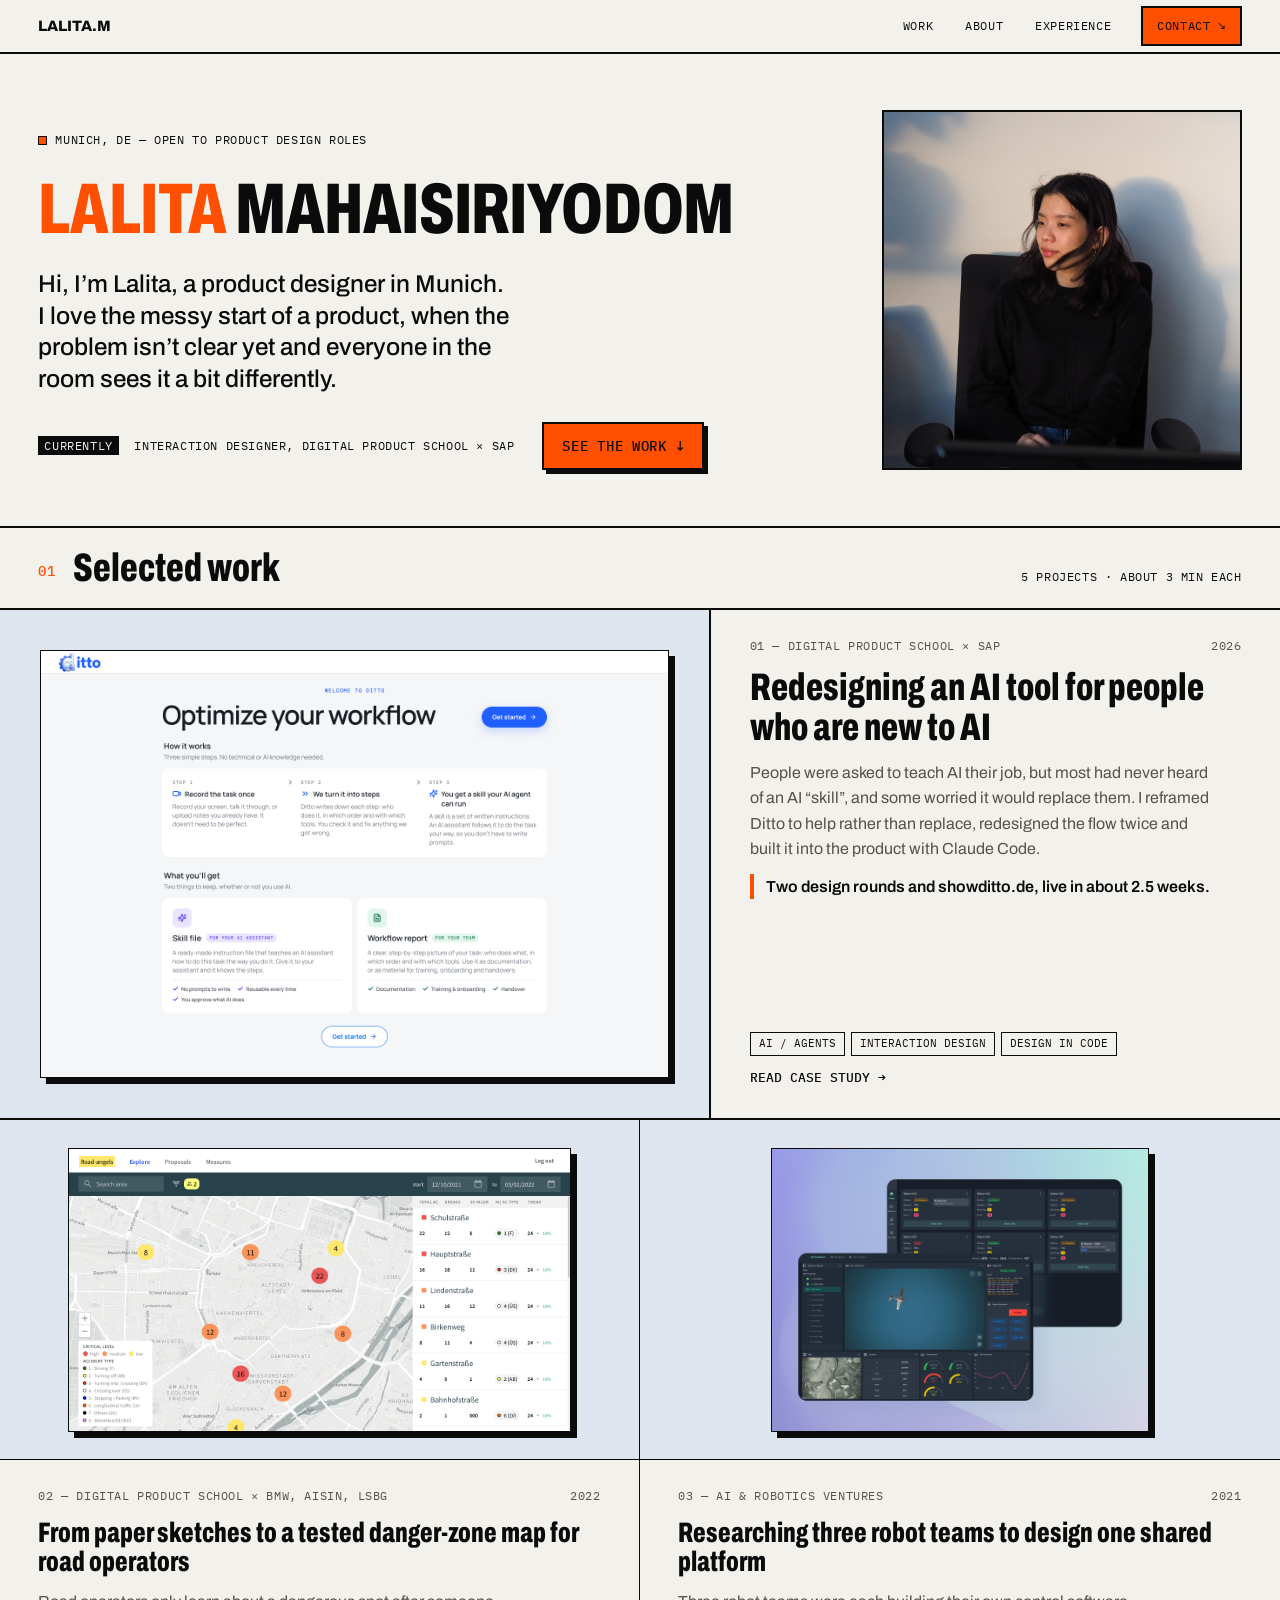
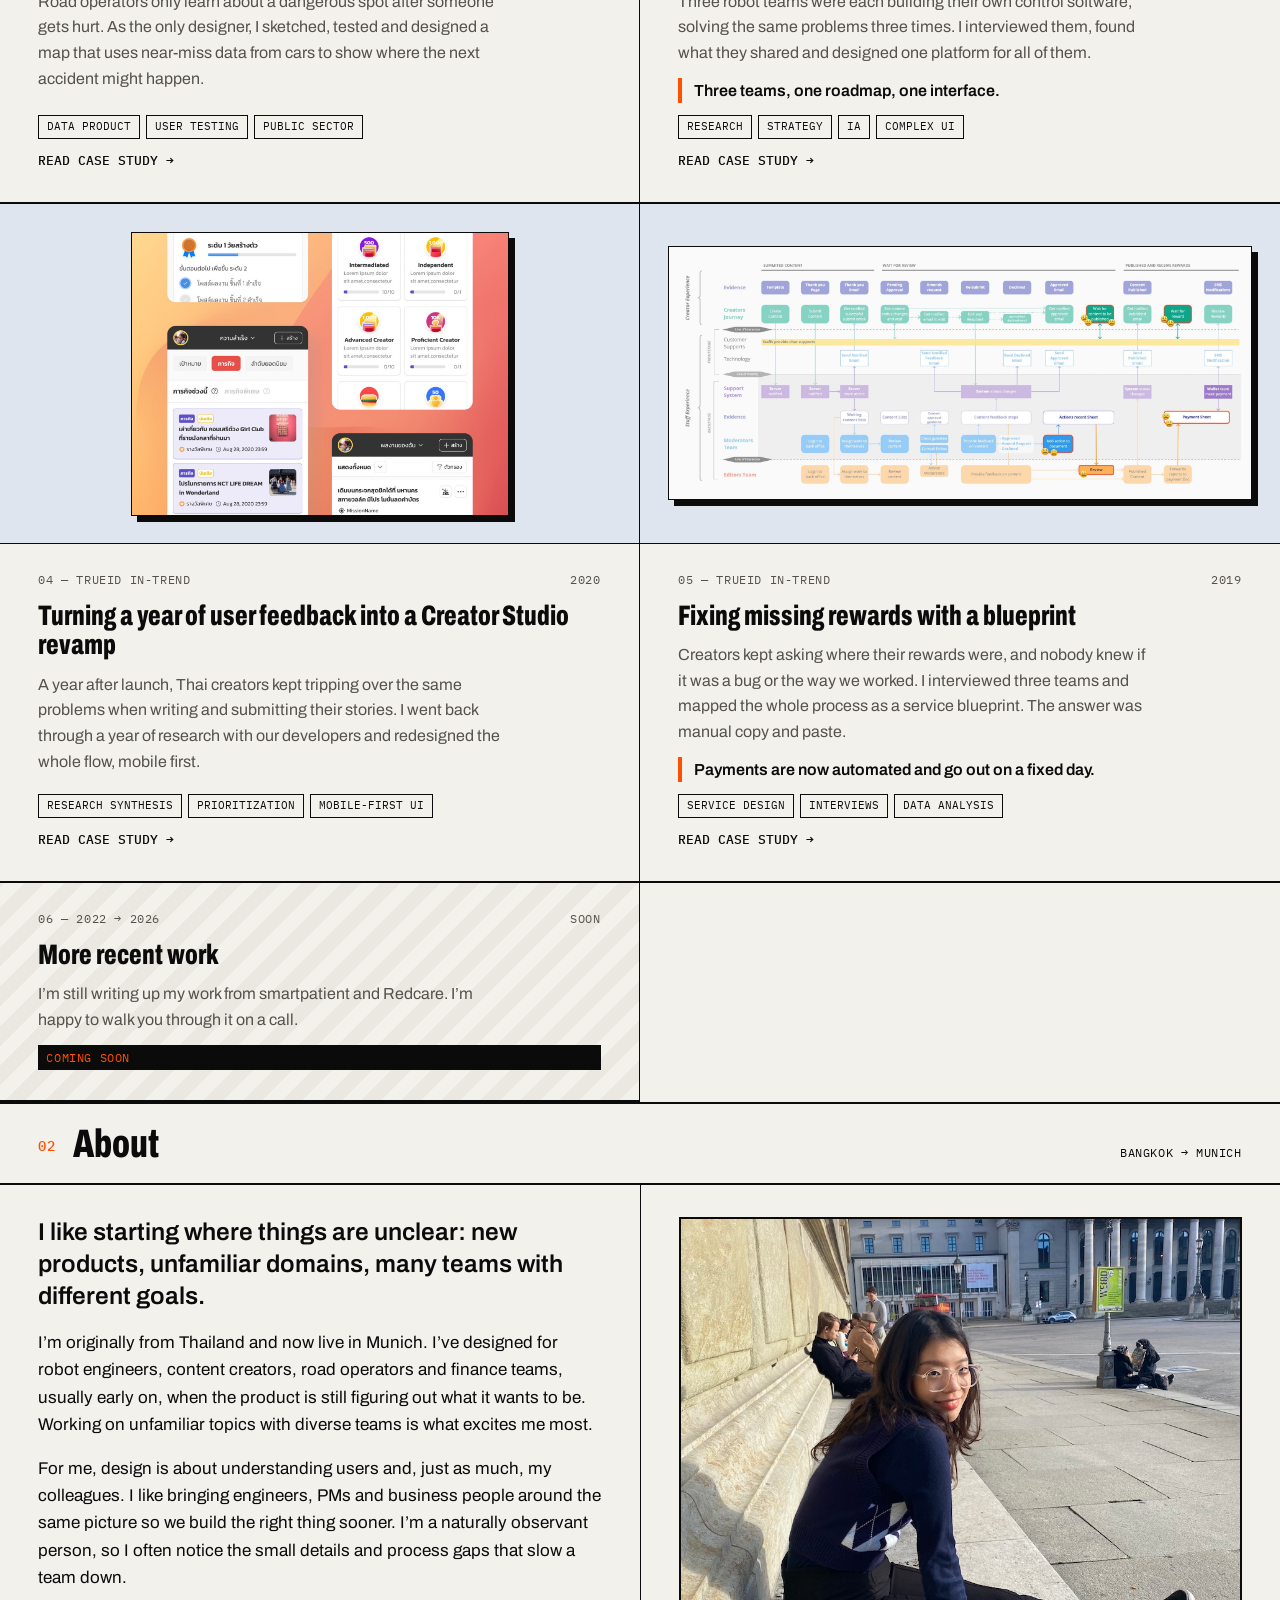
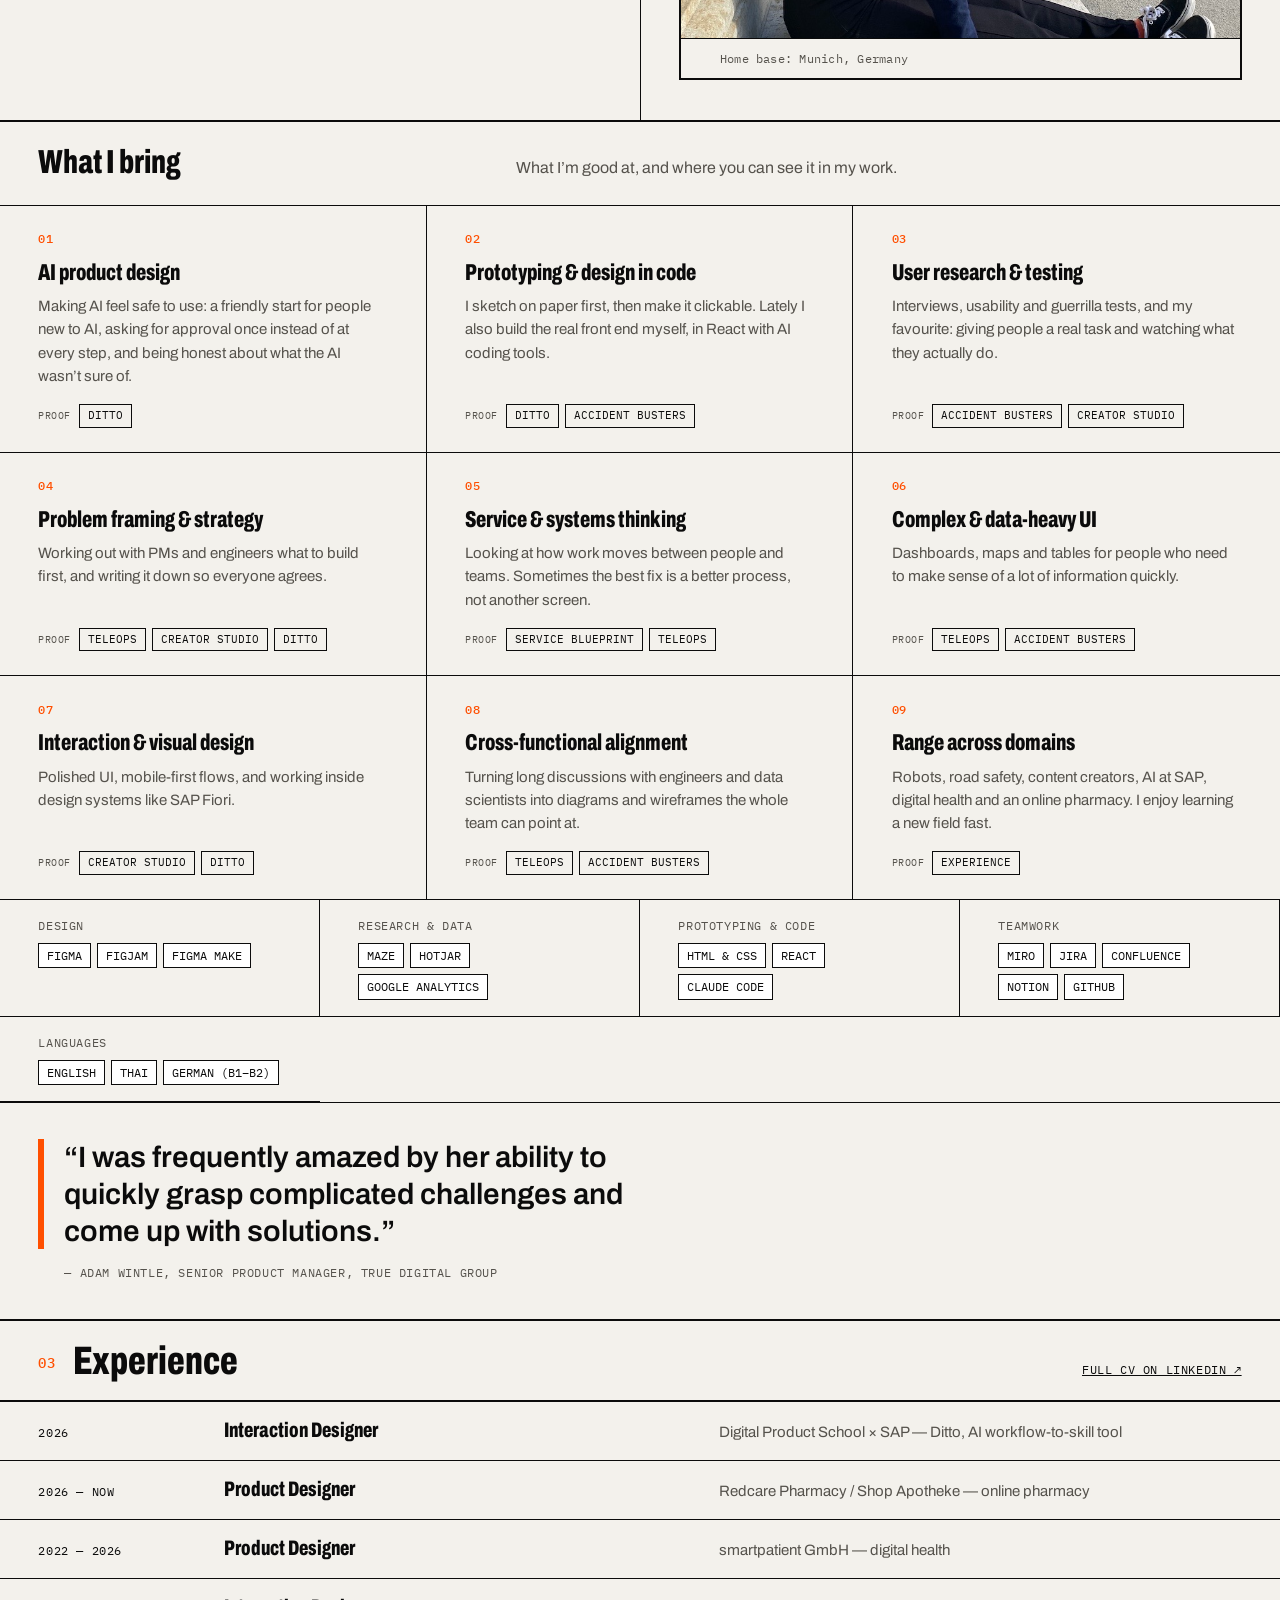
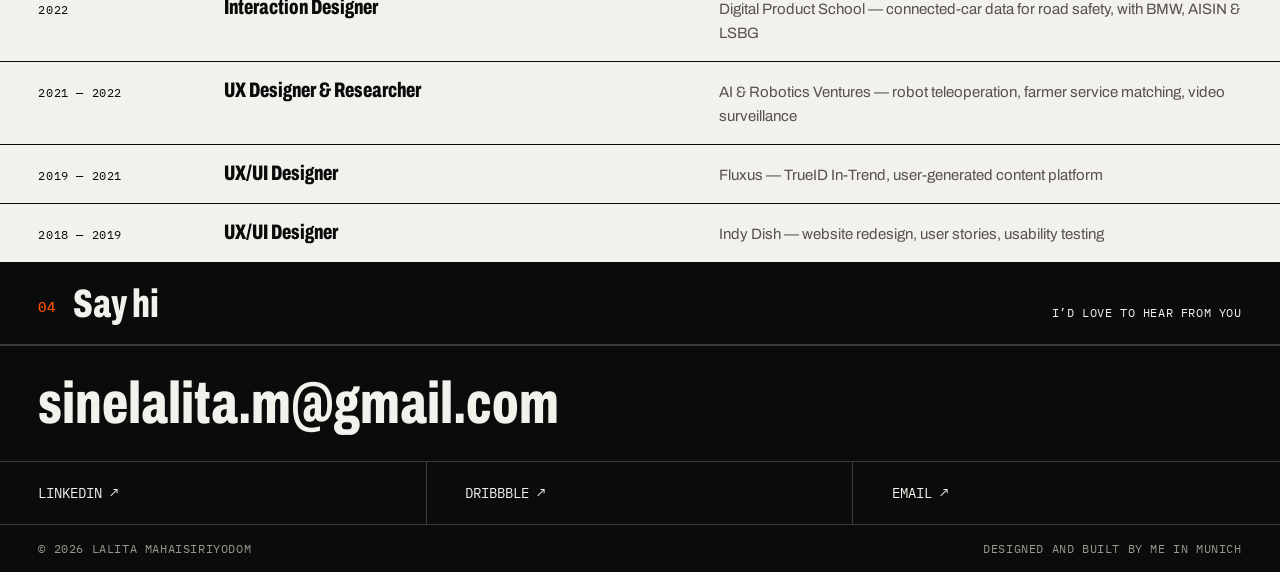
<file: index.html>
<!doctype html>
<html lang="en">
<head>
  <meta charset="utf-8" />
  <meta name="viewport" content="width=device-width, initial-scale=1" />
  <title>Lalita Mahaisiriyodom — Product Designer</title>
  <meta name="description" content="Product designer in Munich. I turn complex, multi-team problems into clear products — from robot fleets to creator platforms to AI workflows." />
  <meta property="og:title" content="Lalita Mahaisiriyodom — Product Designer" />
  <meta property="og:description" content="Research-led product designer in Munich. Selected work and case studies." />
  <meta property="og:image" content="img/portrait-light.jpg" />
  <link rel="icon" href="data:image/svg+xml,<svg xmlns='http://www.w3.org/2000/svg' viewBox='0 0 100 100'><rect width='100' height='100' fill='%23ff4f00'/><text x='50' y='74' font-size='70' font-family='Arial Black,Arial' font-weight='900' text-anchor='middle'>L</text></svg>" />
  <link rel="preconnect" href="https://fonts.googleapis.com" />
  <link rel="preconnect" href="https://fonts.gstatic.com" crossorigin />
  <link href="https://fonts.googleapis.com/css2?family=Archivo:wdth,wght@62..125,400..900&family=IBM+Plex+Mono:wght@400;500&display=swap" rel="stylesheet" />
  <link rel="stylesheet" href="style.css?v=2.4" />
</head>
<body>

  <header class="bar">
    <a class="home" href="#top">LALITA.M</a>
    <nav class="mono">
      <a href="#work">Work</a>
      <a href="#about">About</a>
      <a href="#experience">Experience</a>
      <a class="cta" href="#contact">Contact ↘</a>
    </nav>
  </header>

  <main id="top">
    <!-- ================= HERO ================= -->
    <section class="hero">
      <div class="hero-main">
        <div class="hero-text">
          <p class="mono"><i class="dot"></i>Munich, DE — open to product design roles</p>
          <h1 class="hero-name"><span class="nick">Lalita</span> Mahaisiriyodom</h1>
          <p class="hero-lede">Hi, I’m Lalita, a product designer in Munich. I love the messy start of a product, when the problem isn’t clear yet and everyone in the room sees it a bit differently.</p>
          <div class="hero-foot">
            <p class="mono"><span class="label-inv">Currently</span> Interaction designer, Digital Product School × SAP</p>
            <a class="btn" href="#work">See the work ↓</a>
          </div>
        </div>
        <div class="hero-photo">
          <img src="img/portrait-light.jpg" alt="Lalita sitting in an office chair in late afternoon light" />
        </div>
      </div>
    </section>

    <!-- ================= WORK ================= -->
    <section class="section" id="work">
      <div class="section-head">
        <h2><span class="num">01</span> Selected work</h2>
        <span class="mono">5 projects · about 3 min each</span>
      </div>

      <div class="work-grid">
        <a class="card card-feature" href="work/ditto.html">
          <div class="card-img"><img src="img/ditto-welcome.png" alt="Ditto welcome page: Optimize your workflow" /></div>
          <div class="card-body">
            <div class="card-meta mono"><span>01 — Digital Product School × SAP</span><span>2026</span></div>
            <h3>Redesigning an AI tool for people who are new to AI</h3>
            <p>People were asked to teach AI their job, but most had never heard of an AI “skill”, and some worried it would replace them. I reframed Ditto to help rather than replace, redesigned the flow twice and built it into the product with Claude Code.</p>
            <p class="impact">Two design rounds and showditto.de, live in about 2.5 weeks.</p>
            <div class="tags"><span>AI / agents</span><span>Interaction design</span><span>Design in code</span></div>
            <span class="go">Read case study →</span>
          </div>
        </a>

        <a class="card" href="work/accident-busters.html">
          <div class="card-img"><img src="img/ab-final-map.jpg" alt="Accident Busters map of danger zones with a ranked list of streets" /></div>
          <div class="card-body">
            <div class="card-meta mono"><span>02 — Digital Product School × BMW, AISIN, LSBG</span><span>2022</span></div>
            <h3>From paper sketches to a tested danger-zone map for road operators</h3>
            <p>Road operators only learn about a dangerous spot after someone gets hurt. As the only designer, I sketched, tested and designed a map that uses near-miss data from cars to show where the next accident might happen.</p>
            <div class="tags"><span>Data product</span><span>User testing</span><span>Public sector</span></div>
            <span class="go">Read case study →</span>
          </div>
        </a>

        <a class="card" href="work/teleops.html">
          <div class="card-img"><img src="img/teleops-hero.jpg" alt="Dark teleoperation dashboard showing a live drone camera feed and robot telemetry" /></div>
          <div class="card-body">
            <div class="card-meta mono"><span>03 — AI &amp; Robotics Ventures</span><span>2021</span></div>
            <h3>Researching three robot teams to design one shared platform</h3>
            <p>Three robot teams were each building their own control software, solving the same problems three times. I interviewed them, found what they shared and designed one platform for all of them.</p>
            <p class="impact">Three teams, one roadmap, one interface.</p>
            <div class="tags"><span>Research</span><span>Strategy</span><span>IA</span><span>Complex UI</span></div>
            <span class="go">Read case study →</span>
          </div>
        </a>

        <a class="card" href="work/creator-studio.html">
          <div class="card-img"><img src="img/intrend-hero.jpg" alt="Mobile and desktop screens of the In-Trend creator studio" /></div>
          <div class="card-body">
            <div class="card-meta mono"><span>04 — TrueID In-Trend</span><span>2020</span></div>
            <h3>Turning a year of user feedback into a Creator Studio revamp</h3>
            <p>A year after launch, Thai creators kept tripping over the same problems when writing and submitting their stories. I went back through a year of research with our developers and redesigned the whole flow, mobile first.</p>
            <div class="tags"><span>Research synthesis</span><span>Prioritization</span><span>Mobile-first UI</span></div>
            <span class="go">Read case study →</span>
          </div>
        </a>

        <a class="card" href="work/service-blueprint.html">
          <div class="card-img"><img src="img/blueprint-wide.jpg" alt="Service design blueprint with swimlanes for creators, editors and wallet team" /></div>
          <div class="card-body">
            <div class="card-meta mono"><span>05 — TrueID In-Trend</span><span>2019</span></div>
            <h3>Fixing missing rewards with a blueprint</h3>
            <p>Creators kept asking where their rewards were, and nobody knew if it was a bug or the way we worked. I interviewed three teams and mapped the whole process as a service blueprint. The answer was manual copy and paste.</p>
            <p class="impact">Payments are now automated and go out on a fixed day.</p>
            <div class="tags"><span>Service design</span><span>Interviews</span><span>Data analysis</span></div>
            <span class="go">Read case study →</span>
          </div>
        </a>


        <div class="card card-wip">
          <div class="card-body">
            <div class="card-meta mono"><span>06 — 2022 → 2026</span><span>Soon</span></div>
            <h3>More recent work</h3>
            <p>I’m still writing up my work from smartpatient and Redcare. I’m happy to walk you through it on a call.</p>
            <span class="stamp mono">Coming soon</span>
          </div>
        </div>
      </div>
    </section>

    <!-- ================= ABOUT ================= -->
    <section class="section" id="about">
      <div class="section-head">
        <h2><span class="num">02</span> About</h2>
        <span class="mono">Bangkok → Munich</span>
      </div>
      <div class="about">
        <div>
          <p class="big">I like starting where things are unclear: new products, unfamiliar domains, many teams with different goals.</p>
          <p>I’m originally from Thailand and now live in Munich. I’ve designed for robot engineers, content creators, road operators and finance teams, usually early on, when the product is still figuring out what it wants to be. Working on unfamiliar topics with diverse teams is what excites me most.</p>
          <p>For me, design is about understanding users and, just as much, my colleagues. I like bringing engineers, PMs and business people around the same picture so we build the right thing sooner. I’m a naturally observant person, so I often notice the small details and process gaps that slow a team down.</p>
        </div>
        <div>
          <figure class="about-photo">
            <img src="img/munich.jpg" alt="Lalita sitting on the steps in front of the Nationaltheater in Munich" />
            <figcaption>Home base: Munich, Germany</figcaption>
          </figure>
        </div>
      </div>
      <div class="caps">
        <div class="caps-head">
          <h3>What I bring</h3>
          <p>What I’m good at, and where you can see it in my work.</p>
        </div>
        <div class="cap-grid">
          <article class="cap">
            <div class="cap-top"><span class="mono cap-n">01</span></div>
            <h4>AI product design</h4>
            <p>Making AI feel safe to use: a friendly start for people new to AI, asking for approval once instead of at every step, and being honest about what the AI wasn’t sure of.</p>
            <div class="cap-proof"><span class="mono">Proof</span><a href="work/ditto.html">Ditto</a></div>
          </article>
          <article class="cap">
            <div class="cap-top"><span class="mono cap-n">02</span></div>
            <h4>Prototyping &amp; design in code</h4>
            <p>I sketch on paper first, then make it clickable. Lately I also build the real front end myself, in React with AI coding tools.</p>
            <div class="cap-proof"><span class="mono">Proof</span><a href="work/ditto.html">Ditto</a><a href="work/accident-busters.html">Accident Busters</a></div>
          </article>
          <article class="cap">
            <div class="cap-top"><span class="mono cap-n">03</span></div>
            <h4>User research &amp; testing</h4>
            <p>Interviews, usability and guerrilla tests, and my favourite: giving people a real task and watching what they actually do.</p>
            <div class="cap-proof"><span class="mono">Proof</span><a href="work/accident-busters.html">Accident Busters</a><a href="work/creator-studio.html">Creator Studio</a></div>
          </article>
          <article class="cap">
            <div class="cap-top"><span class="mono cap-n">04</span></div>
            <h4>Problem framing &amp; strategy</h4>
            <p>Working out with PMs and engineers what to build first, and writing it down so everyone agrees.</p>
            <div class="cap-proof"><span class="mono">Proof</span><a href="work/teleops.html">Teleops</a><a href="work/creator-studio.html">Creator Studio</a><a href="work/ditto.html">Ditto</a></div>
          </article>
          <article class="cap">
            <div class="cap-top"><span class="mono cap-n">05</span></div>
            <h4>Service &amp; systems thinking</h4>
            <p>Looking at how work moves between people and teams. Sometimes the best fix is a better process, not another screen.</p>
            <div class="cap-proof"><span class="mono">Proof</span><a href="work/service-blueprint.html">Service blueprint</a><a href="work/teleops.html">Teleops</a></div>
          </article>
          <article class="cap">
            <div class="cap-top"><span class="mono cap-n">06</span></div>
            <h4>Complex &amp; data-heavy UI</h4>
            <p>Dashboards, maps and tables for people who need to make sense of a lot of information quickly.</p>
            <div class="cap-proof"><span class="mono">Proof</span><a href="work/teleops.html">Teleops</a><a href="work/accident-busters.html">Accident Busters</a></div>
          </article>
          <article class="cap">
            <div class="cap-top"><span class="mono cap-n">07</span></div>
            <h4>Interaction &amp; visual design</h4>
            <p>Polished UI, mobile-first flows, and working inside design systems like SAP Fiori.</p>
            <div class="cap-proof"><span class="mono">Proof</span><a href="work/creator-studio.html">Creator Studio</a><a href="work/ditto.html">Ditto</a></div>
          </article>
          <article class="cap">
            <div class="cap-top"><span class="mono cap-n">08</span></div>
            <h4>Cross-functional alignment</h4>
            <p>Turning long discussions with engineers and data scientists into diagrams and wireframes the whole team can point at.</p>
            <div class="cap-proof"><span class="mono">Proof</span><a href="work/teleops.html">Teleops</a><a href="work/accident-busters.html">Accident Busters</a></div>
          </article>
          <article class="cap">
            <div class="cap-top"><span class="mono cap-n">09</span></div>
            <h4>Range across domains</h4>
            <p>Robots, road safety, content creators, AI at SAP, digital health and an online pharmacy. I enjoy learning a new field fast.</p>
            <div class="cap-proof"><span class="mono">Proof</span><a href="#experience">Experience</a></div>
          </article>
        </div>
        <div class="toolbelt">
          <div class="tool-group"><span class="mono toolbelt-label">Design</span><span>Figma</span><span>FigJam</span><span>Figma Make</span></div>
          <div class="tool-group"><span class="mono toolbelt-label">Research &amp; data</span><span>Maze</span><span>Hotjar</span><span>Google Analytics</span></div>
          <div class="tool-group"><span class="mono toolbelt-label">Prototyping &amp; code</span><span>HTML &amp; CSS</span><span>React</span><span>Claude Code</span></div>
          <div class="tool-group"><span class="mono toolbelt-label">Teamwork</span><span>Miro</span><span>Jira</span><span>Confluence</span><span>Notion</span><span>GitHub</span></div>
          <div class="tool-group"><span class="mono toolbelt-label">Languages</span><span>English</span><span>Thai</span><span>German (B1–B2)</span></div>
        </div>
      </div>
      <div class="quote">
        <blockquote>“I was frequently amazed by her ability to quickly grasp complicated challenges and come up with solutions.”</blockquote>
        <cite class="mono">— Adam Wintle, Senior Product Manager, True Digital Group</cite>
      </div>
    </section>

    <!-- ================= EXPERIENCE ================= -->
    <section class="section" id="experience">
      <div class="section-head">
        <h2><span class="num">03</span> Experience</h2>
        <a class="mono" href="https://www.linkedin.com/in/sinelalita" target="_blank" rel="noopener">Full CV on LinkedIn ↗</a>
      </div>
      <ul class="xp">
        <li>
          <span class="mono">2026</span>
          <span class="role">Interaction Designer</span>
          <span class="muted">Digital Product School × SAP — Ditto, AI workflow-to-skill tool</span>
        </li>
        <li>
          <span class="mono">2026 — Now</span>
          <span class="role">Product Designer</span>
          <span class="muted">Redcare Pharmacy / Shop Apotheke — online pharmacy</span>
        </li>
        <li>
          <span class="mono">2022 — 2026</span>
          <span class="role">Product Designer</span>
          <span class="muted">smartpatient GmbH — digital health</span>
        </li>
        <li>
          <span class="mono">2022</span>
          <span class="role">Interaction Designer</span>
          <span class="muted">Digital Product School — connected-car data for road safety, with BMW, AISIN &amp; LSBG</span>
        </li>
        <li>
          <span class="mono">2021 — 2022</span>
          <span class="role">UX Designer &amp; Researcher</span>
          <span class="muted">AI &amp; Robotics Ventures — robot teleoperation, farmer service matching, video surveillance</span>
        </li>
        <li>
          <span class="mono">2019 — 2021</span>
          <span class="role">UX/UI Designer</span>
          <span class="muted">Fluxus — TrueID In-Trend, user-generated content platform</span>
        </li>
        <li>
          <span class="mono">2018 — 2019</span>
          <span class="role">UX/UI Designer</span>
          <span class="muted">Indy Dish — website redesign, user stories, usability testing</span>
        </li>
      </ul>
    </section>

    <!-- ================= CONTACT ================= -->
    <section class="contact" id="contact">
      <div class="section-head">
        <h2><span class="num">04</span> Say hi</h2>
        <span class="mono">I’d love to hear from you</span>
      </div>
      <a class="contact-big" href="mailto:sinelalita.m@gmail.com">sinelalita.m<br />@gmail.com</a>
      <div class="contact-links">
        <a href="https://www.linkedin.com/in/sinelalita" target="_blank" rel="noopener">LinkedIn ↗</a>
        <a href="https://dribbble.com/sinelalita" target="_blank" rel="noopener">Dribbble ↗</a>
        <a href="mailto:sinelalita.m@gmail.com">Email ↗</a>
      </div>
    </section>
  </main>

  <footer class="mono">
    <span>© 2026 Lalita Mahaisiriyodom</span>
    <span>Designed and built by me in Munich</span>
  </footer>
</body>
</html>
</file>
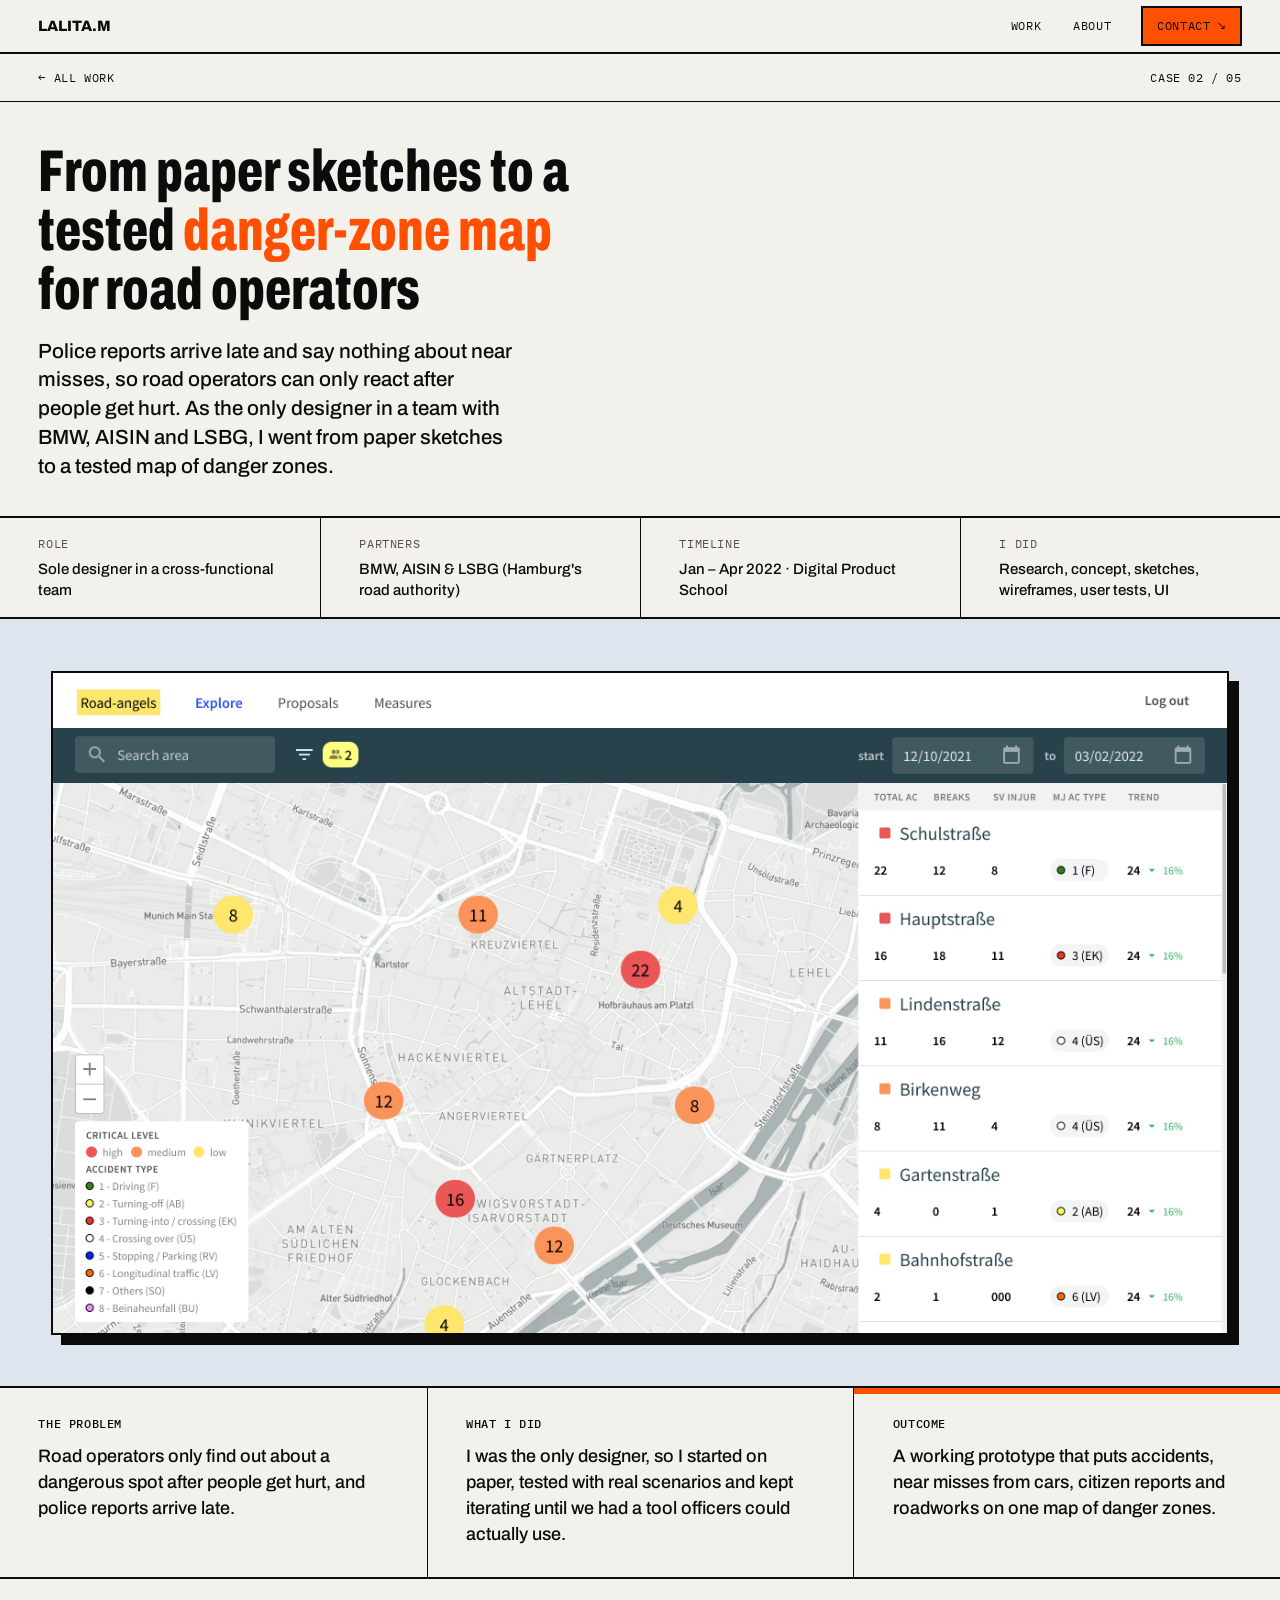
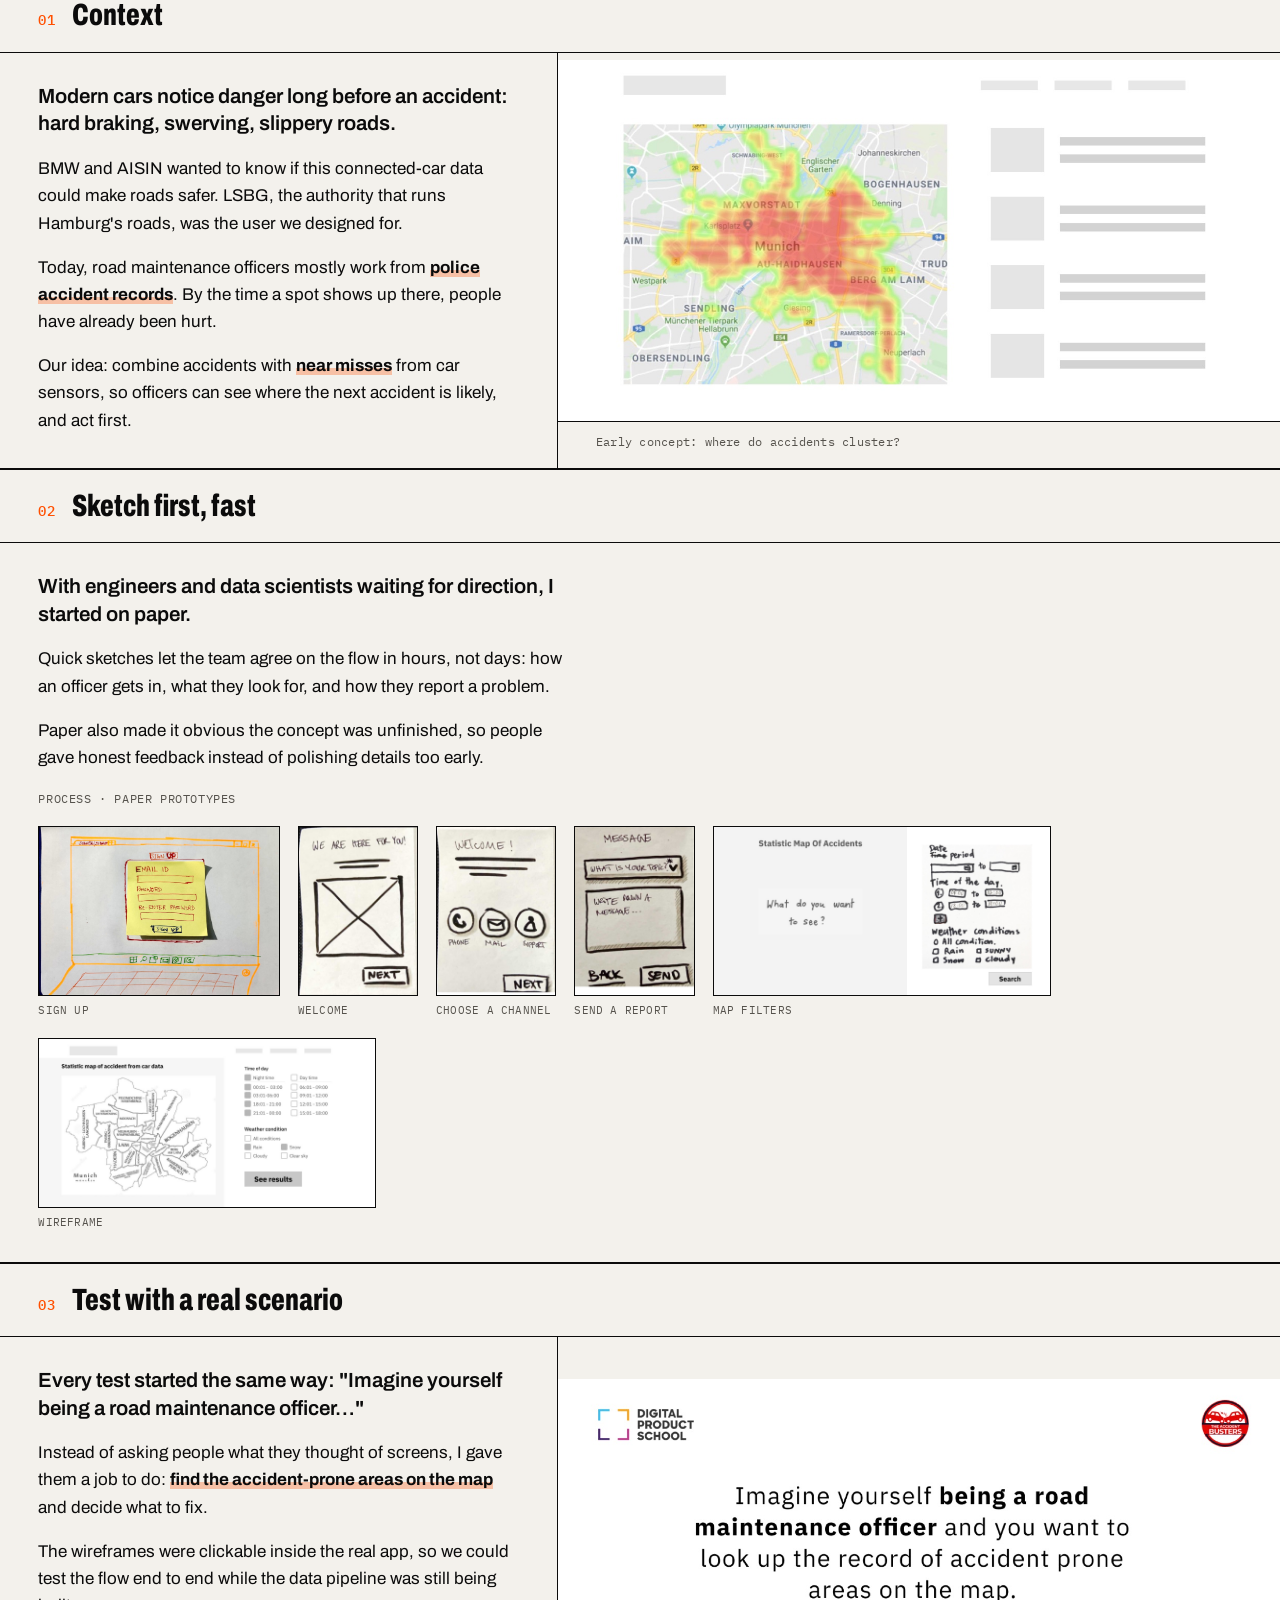
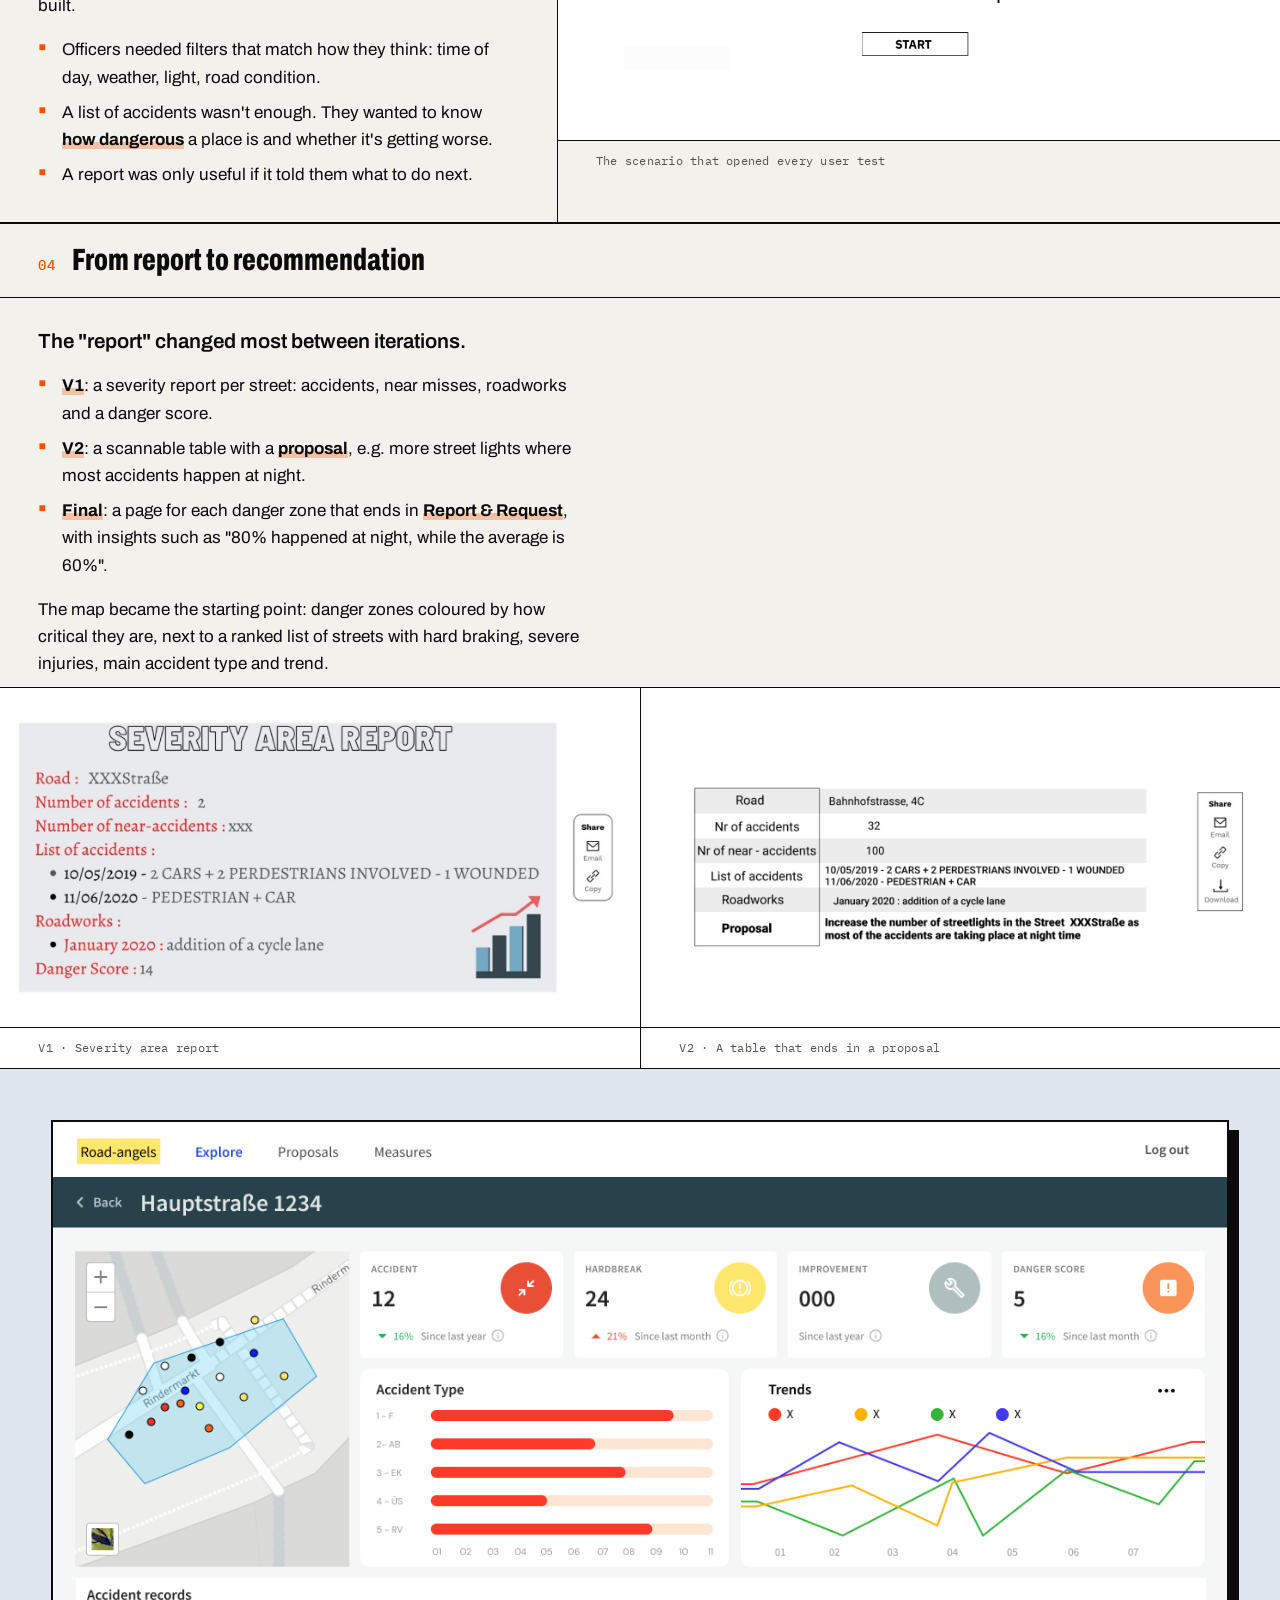
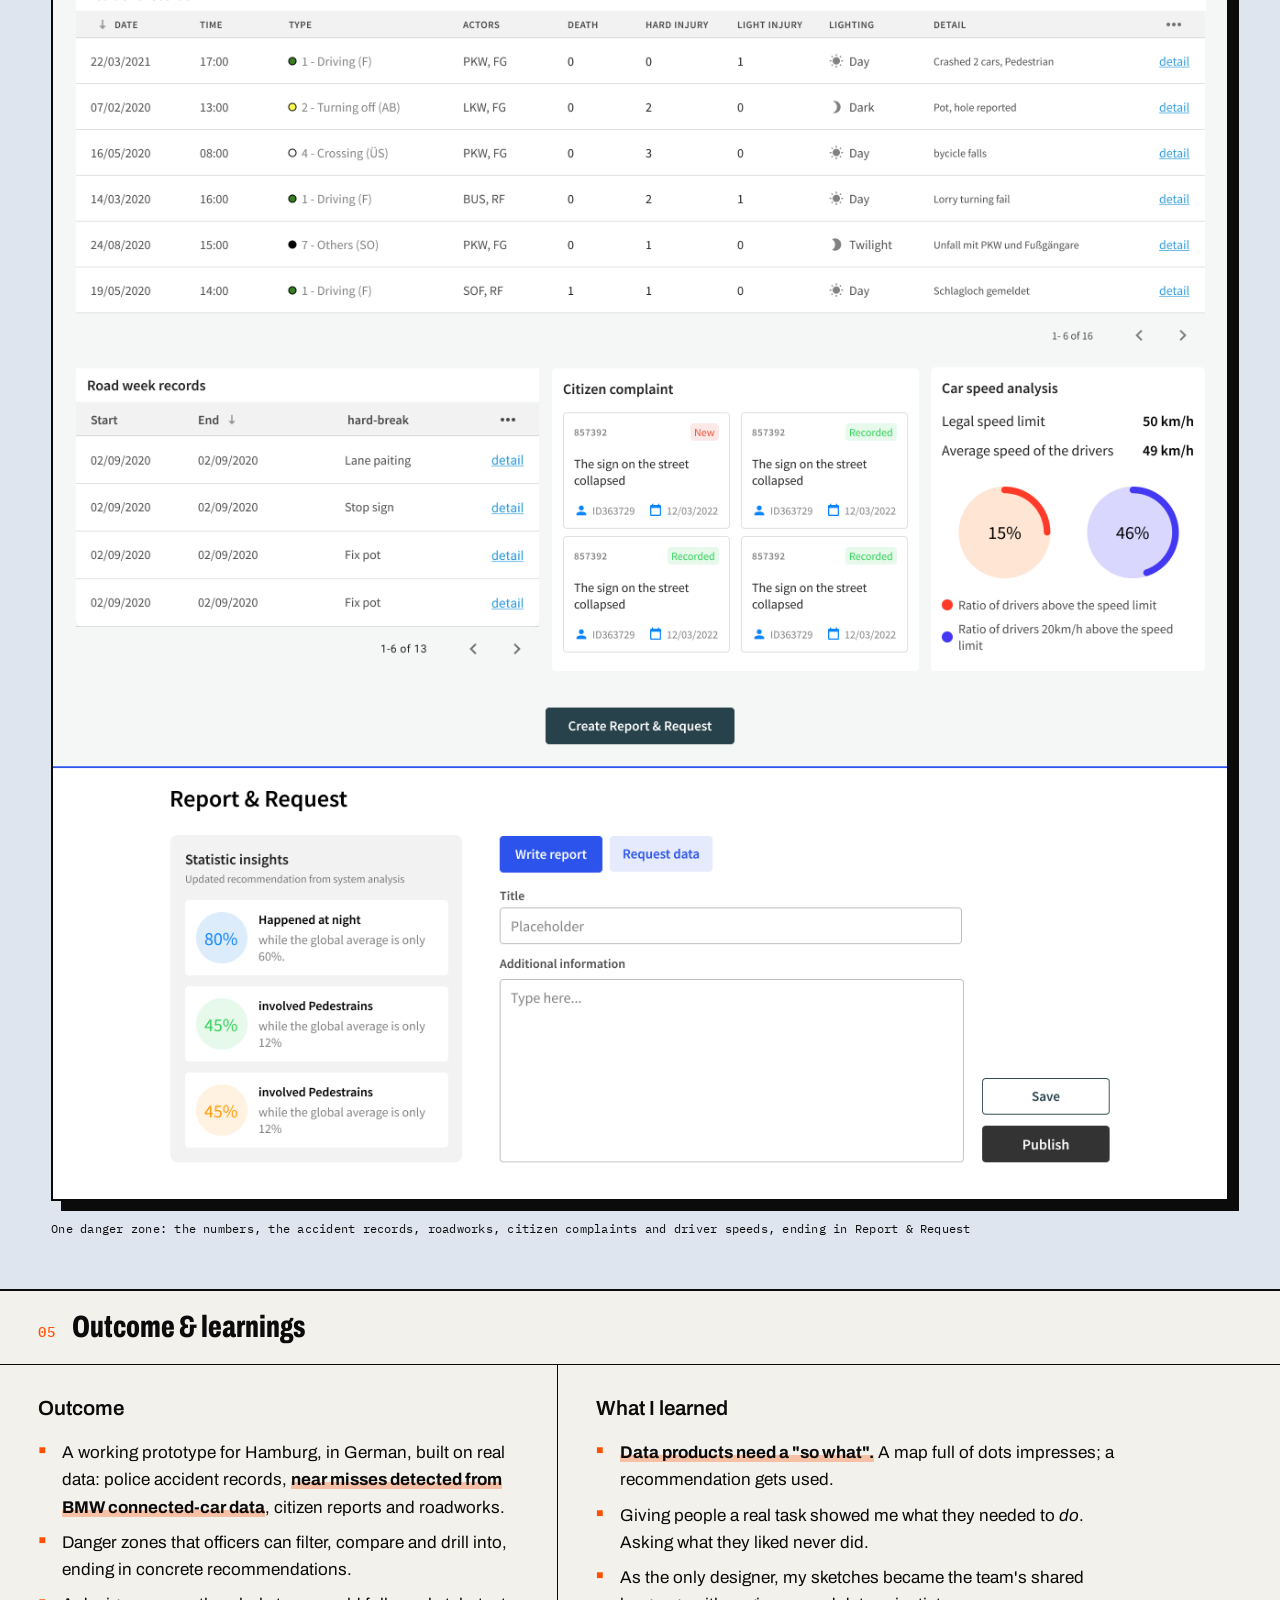
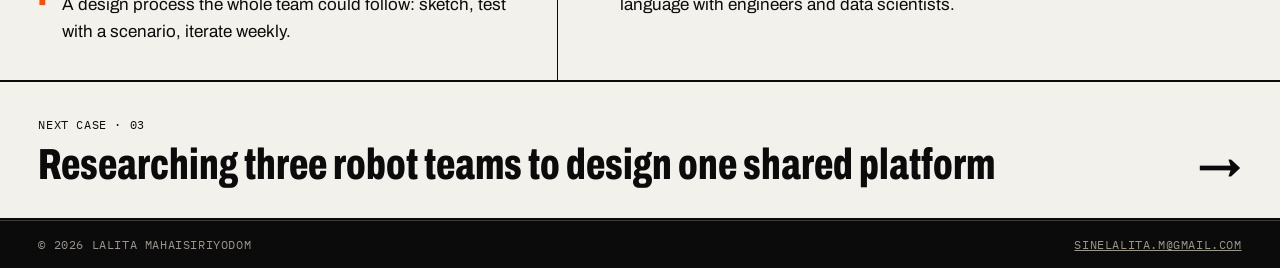
<file: work/accident-busters.html>
<!doctype html>
<html lang="en">
<head>
  <meta charset="utf-8" />
  <meta name="viewport" content="width=device-width, initial-scale=1" />
  <title>Accident Busters — Lalita Mahaisiriyodom</title>
  <meta name="description" content="Case study: designing a danger-zone map for road operators from connected-car data, with BMW, AISIN and LSBG at Digital Product School." />
  <link rel="icon" href="data:image/svg+xml,<svg xmlns='http://www.w3.org/2000/svg' viewBox='0 0 100 100'><rect width='100' height='100' fill='%23ff4f00'/><text x='50' y='74' font-size='70' font-family='Arial Black,Arial' font-weight='900' text-anchor='middle'>L</text></svg>" />
  <link rel="preconnect" href="https://fonts.googleapis.com" />
  <link rel="preconnect" href="https://fonts.gstatic.com" crossorigin />
  <link href="https://fonts.googleapis.com/css2?family=Archivo:wdth,wght@62..125,400..900&family=IBM+Plex+Mono:wght@400;500&display=swap" rel="stylesheet" />
  <link rel="stylesheet" href="../style.css?v=2.4" />
</head>
<body>
  <header class="bar">
    <a class="home" href="../index.html">LALITA.M</a>
    <nav class="mono">
      <a href="../index.html#work">Work</a>
      <a href="../index.html#about">About</a>
      <a class="cta" href="../index.html#contact">Contact ↘</a>
    </nav>
  </header>

  <main>
    <section class="cs-hero">
      <div class="cs-crumb mono">
        <a href="../index.html#work">← All work</a>
        <span>Case 02 / 05</span>
      </div>
      <h1 class="cs-title">From paper sketches to a tested <span class="hl">danger-zone map</span> for road operators</h1>
      <p class="cs-sub">Police reports arrive late and say nothing about near misses, so road operators can only react after people get hurt. As the only designer in a team with BMW, AISIN and LSBG, I went from paper sketches to a tested map of danger zones.</p>
      <div class="cs-meta">
        <div><span class="label">Role</span><p>Sole designer in a cross-functional team</p></div>
        <div><span class="label">Partners</span><p>BMW, AISIN &amp; LSBG (Hamburg's road authority)</p></div>
        <div><span class="label">Timeline</span><p>Jan – Apr 2022 · Digital Product School</p></div>
        <div><span class="label">I did</span><p>Research, concept, sketches, wireframes, user tests, UI</p></div>
      </div>
    </section>

    <div class="cs-cover"><img src="../img/ab-final-map.jpg" alt="Final design: map of danger zones coloured by critical level, with a ranked list of streets" /></div>

    <section class="tldr">
      <div>
        <h3>The problem</h3>
        <p>Road operators only find out about a dangerous spot after people get hurt, and police reports arrive late.</p>
      </div>
      <div>
        <h3>What I did</h3>
        <p>I was the only designer, so I started on paper, tested with real scenarios and kept iterating until we had a tool officers could actually use.</p>
      </div>
      <div>
        <h3>Outcome</h3>
        <p>A working prototype that puts accidents, near misses from cars, citizen reports and roadworks on one map of danger zones.</p>
      </div>
    </section>

    <!-- 01 -->
    <section class="chapter">
      <div class="chapter-head"><span class="n">01</span><h2>Context</h2></div>
      <div class="split">
        <div class="prose">
          <p class="lead">Modern cars notice danger long before an accident: hard braking, swerving, slippery roads.</p>
          <p>BMW and AISIN wanted to know if this connected-car data could make roads safer. LSBG, the authority that runs Hamburg's roads, was the user we designed for.</p>
          <p>Today, road maintenance officers mostly work from <strong>police accident records</strong>. By the time a spot shows up there, people have already been hurt.</p>
          <p>Our idea: combine accidents with <strong>near misses</strong> from car sensors, so officers can see where the next accident is likely, and act first.</p>
        </div>
        <figure>
          <img src="../img/ab-heatmap.jpg" alt="Wireframe of an accident heatmap over the city" />
          <figcaption>Early concept: where do accidents cluster?</figcaption>
        </figure>
      </div>
    </section>

    <!-- 02 -->
    <section class="chapter">
      <div class="chapter-head"><span class="n">02</span><h2>Sketch first, fast</h2></div>
      <div class="prose">
          <p class="lead">With engineers and data scientists waiting for direction, I started on paper.</p>
          <p>Quick sketches let the team agree on the flow in hours, not days: how an officer gets in, what they look for, and how they report a problem.</p>
          <p>Paper also made it obvious the concept was unfinished, so people gave honest feedback instead of polishing details too early.</p>
      </div>
      <div class="thumbs">
        <span class="mono thumbs-label">Process · paper prototypes</span>
        <figure><img src="../img/ab-sketch-signup.jpg" alt="Paper sketch of a sign-up screen on a laptop" /><figcaption>Sign up</figcaption></figure>
        <figure><img src="../img/ab-sketch-welcome.jpg" alt="Sketch: welcome screen" /><figcaption>Welcome</figcaption></figure>
        <figure><img src="../img/ab-sketch-options.jpg" alt="Sketch: contact options" /><figcaption>Choose a channel</figcaption></figure>
        <figure><img src="../img/ab-sketch-input.jpg" alt="Sketch: message form" /><figcaption>Send a report</figcaption></figure>
        <figure><img src="../img/ab-filter-sketch.jpg" alt="Sketch and first wireframe of the map filters" /><figcaption>Map filters</figcaption></figure>
        <figure><img src="../img/ab-filter-wire.jpg" alt="Wireframe of the accident map with filters" /><figcaption>Wireframe</figcaption></figure>
      </div>
    </section>

    <!-- 03 -->
    <section class="chapter">
      <div class="chapter-head"><span class="n">03</span><h2>Test with a real scenario</h2></div>
      <div class="split">
        <div class="prose">
          <p class="lead">Every test started the same way: "Imagine yourself being a road maintenance officer…"</p>
          <p>Instead of asking people what they thought of screens, I gave them a job to do: <strong>find the accident-prone areas on the map</strong> and decide what to fix.</p>
          <p>The wireframes were clickable inside the real app, so we could test the flow end to end while the data pipeline was still being built.</p>
          <ul>
            <li>Officers needed filters that match how they think: time of day, weather, light, road condition.</li>
            <li>A list of accidents wasn't enough. They wanted to know <strong>how dangerous</strong> a place is and whether it's getting worse.</li>
            <li>A report was only useful if it told them what to do next.</li>
          </ul>
        </div>
        <figure>
          <img src="../img/ab-usertest.jpg" alt="User test start screen: Imagine yourself being a road maintenance officer" />
          <figcaption>The scenario that opened every user test</figcaption>
        </figure>
      </div>
    </section>

    <!-- 04 -->
    <section class="chapter">
      <div class="chapter-head"><span class="n">04</span><h2>From report to recommendation</h2></div>
      <div class="prose">
          <p class="lead">The "report" changed most between iterations.</p>
          <ul>
            <li><strong>V1</strong>: a severity report per street: accidents, near misses, roadworks and a danger score.</li>
            <li><strong>V2</strong>: a scannable table with a <strong>proposal</strong>, e.g. more street lights where most accidents happen at night.</li>
            <li><strong>Final</strong>: a page for each danger zone that ends in <strong>Report &amp; Request</strong>, with insights such as "80% happened at night, while the average is 60%".</li>
          </ul>
          <p>The map became the starting point: danger zones coloured by how critical they are, next to a ranked list of streets with hard braking, severe injuries, main accident type and trend.</p>
      </div>
      <section class="gallery cols-2">
        <figure><img src="../img/ab-report-v1.jpg" alt="Severity area report, first version" /><figcaption>V1 · Severity area report</figcaption></figure>
        <figure><img src="../img/ab-report-v2.jpg" alt="Report as a table with a proposal" /><figcaption>V2 · A table that ends in a proposal</figcaption></figure>
      </section>
      <figure class="shot">
        <img src="../img/ab-final-detail.png" alt="Final design of a danger zone page: key numbers, accident types, trends, accident records, roadworks, citizen complaints, driver speeds, and a Report and Request form" />
        <figcaption>One danger zone: the numbers, the accident records, roadworks, citizen complaints and driver speeds, ending in Report &amp; Request</figcaption>
      </figure>
    </section>

    <!-- 05 -->
    <section class="chapter">
      <div class="chapter-head"><span class="n">05</span><h2>Outcome &amp; learnings</h2></div>
      <div class="split">
        <div class="prose">
          <p class="lead">Outcome</p>
          <ul>
            <li>A working prototype for Hamburg, in German, built on real data: police accident records, <strong>near misses detected from BMW connected-car data</strong>, citizen reports and roadworks.</li>
            <li>Danger zones that officers can filter, compare and drill into, ending in concrete recommendations.</li>
            <li>A design process the whole team could follow: sketch, test with a scenario, iterate weekly.</li>
          </ul>
        </div>
        <div class="prose">
          <p class="lead">What I learned</p>
          <ul>
            <li><strong>Data products need a "so what".</strong> A map full of dots impresses; a recommendation gets used.</li>
            <li>Giving people a real task showed me what they needed to <em>do</em>. Asking what they liked never did.</li>
            <li>As the only designer, my sketches became the team's shared language with engineers and data scientists.</li>
          </ul>
        </div>
      </div>
    </section>

    <a class="next" href="teleops.html">
      <div><span class="mono">Next case · 03</span><div class="t">Researching three robot teams to design one shared platform</div></div>
      <span class="arrow">→</span>
    </a>
  </main>

  <footer class="mono">
    <span>© 2026 Lalita Mahaisiriyodom</span>
    <a href="mailto:sinelalita.m@gmail.com">sinelalita.m@gmail.com</a>
  </footer>
</body>
</html>
</file>
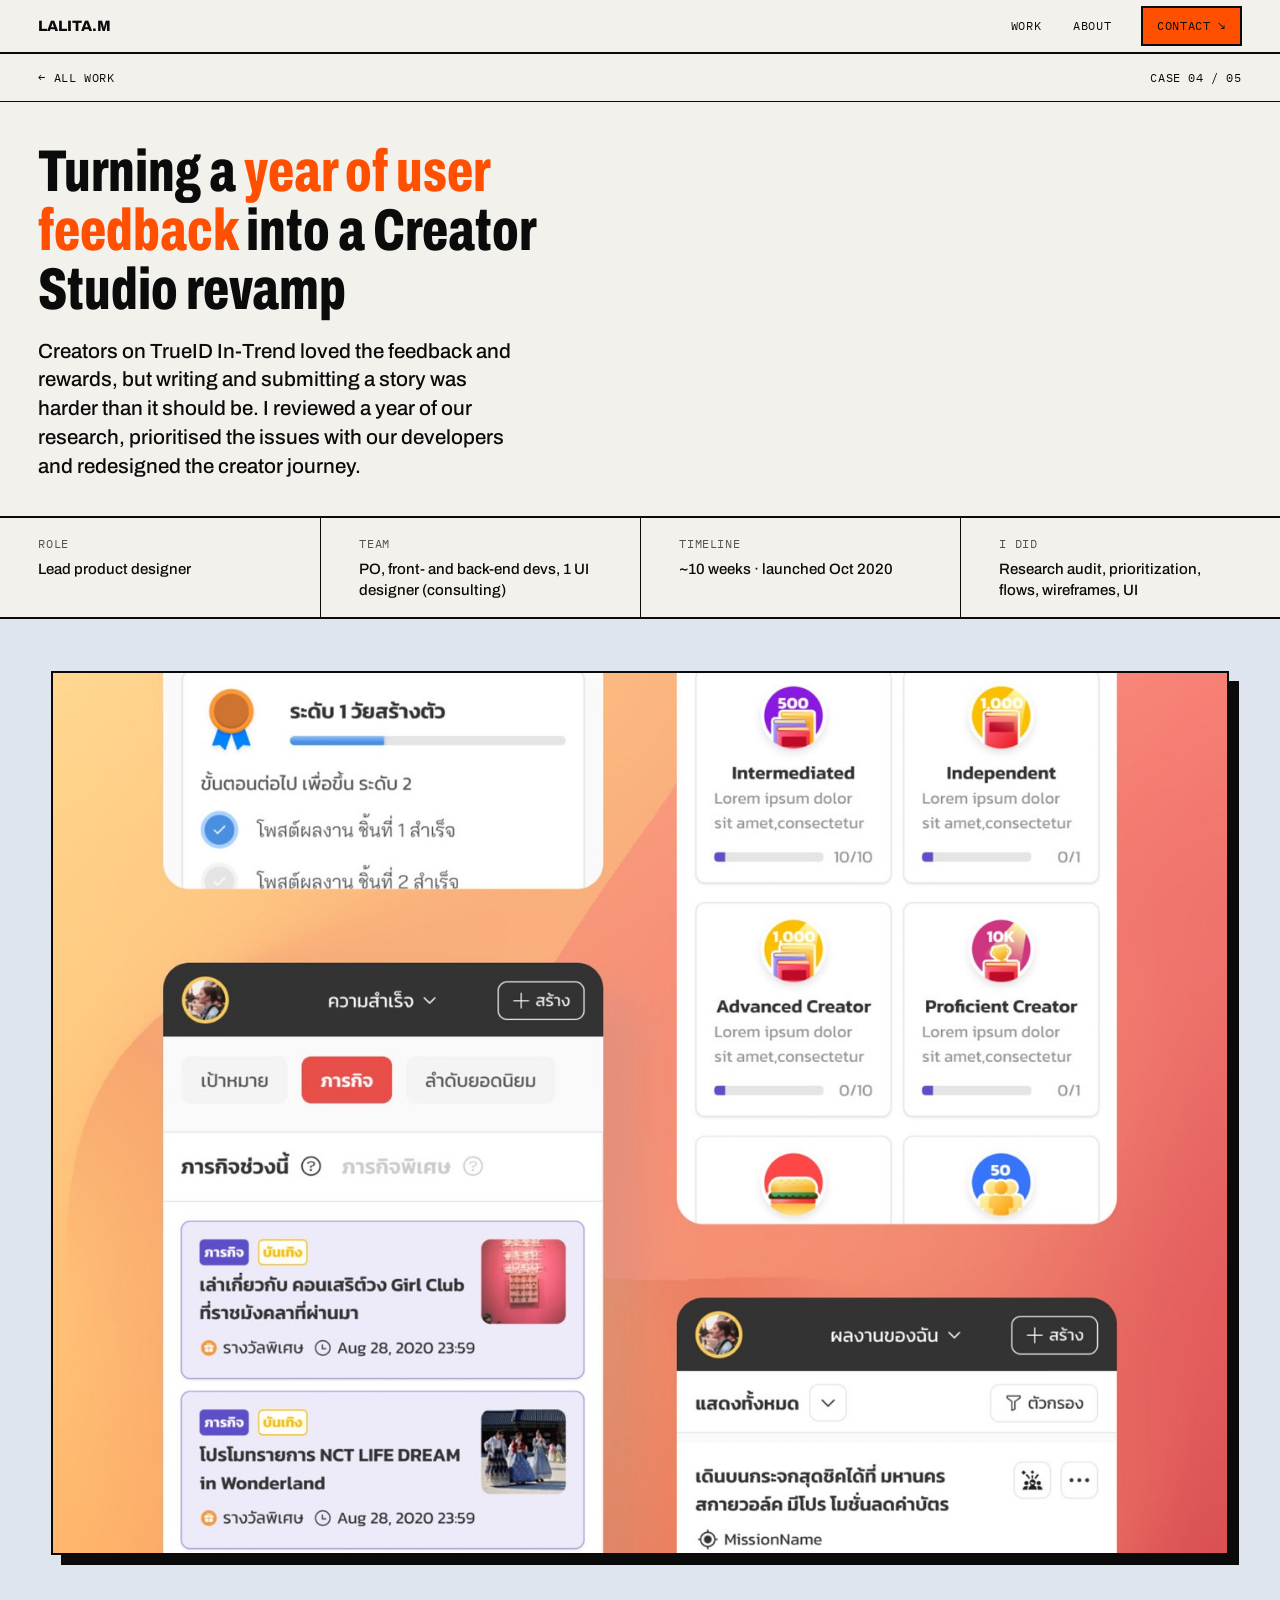
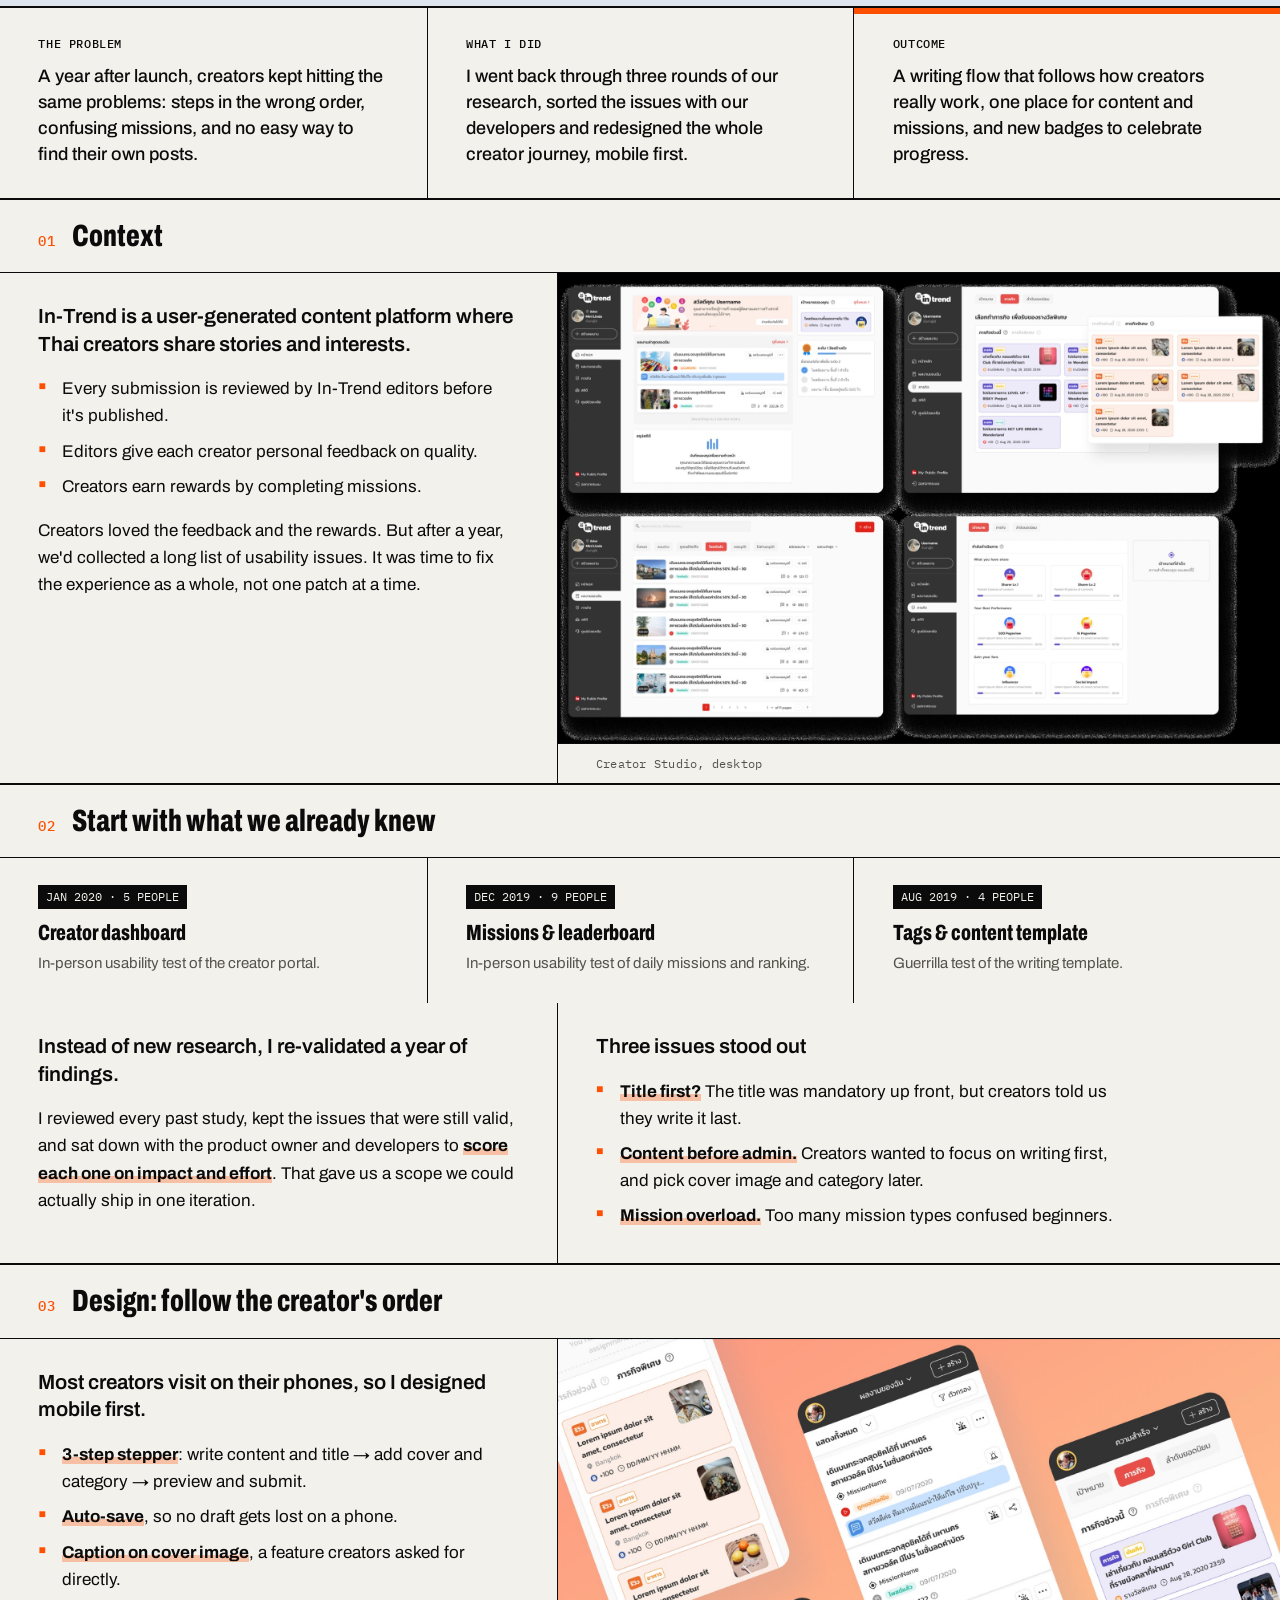
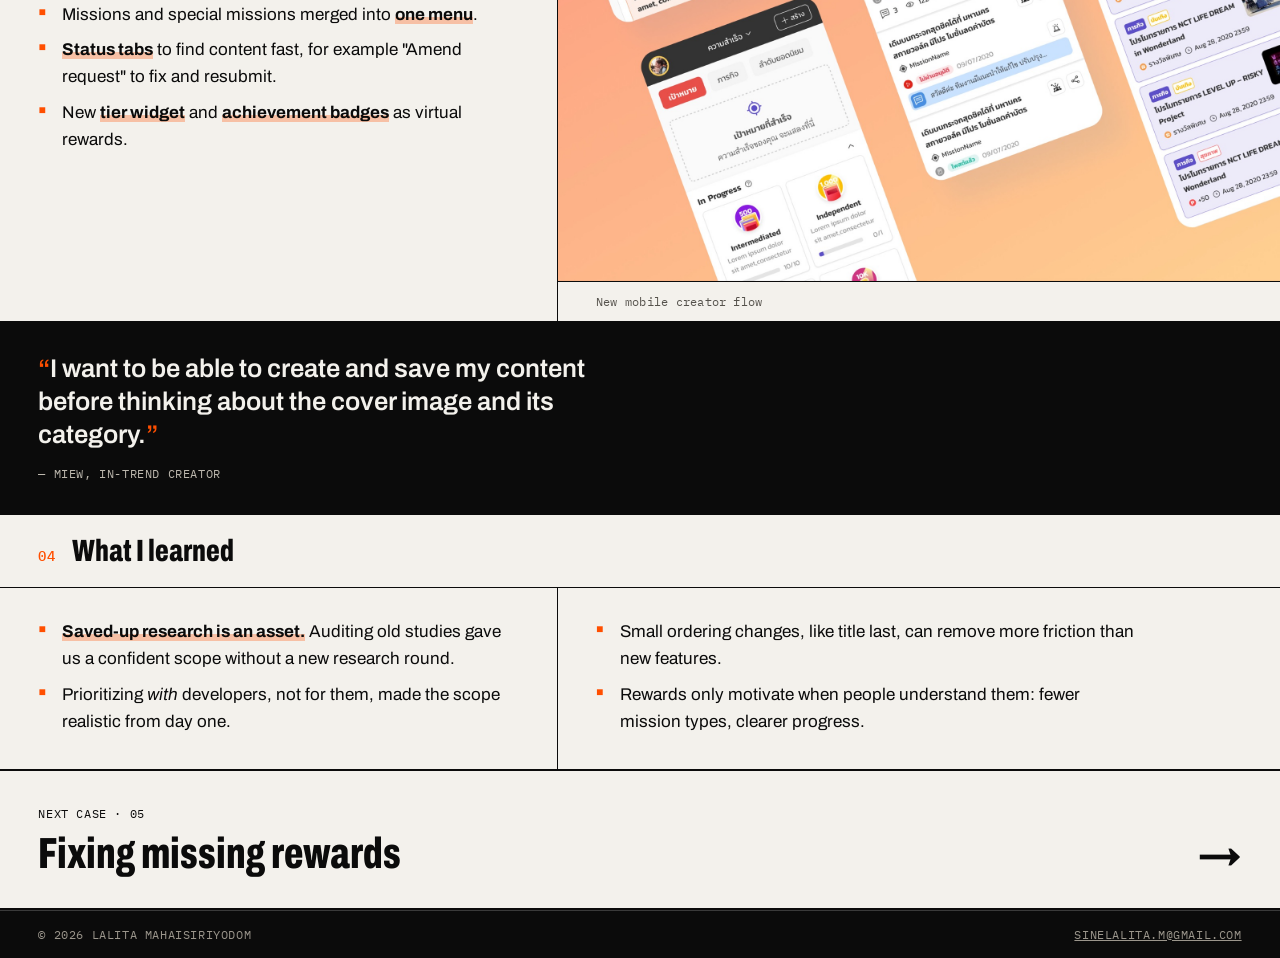
<file: work/creator-studio.html>
<!doctype html>
<html lang="en">
<head>
  <meta charset="utf-8" />
  <meta name="viewport" content="width=device-width, initial-scale=1" />
  <title>Creator Studio — Lalita Mahaisiriyodom</title>
  <meta name="description" content="Case study: a research-led, mobile-first revamp of the TrueID In-Trend creator studio." />
  <link rel="icon" href="data:image/svg+xml,<svg xmlns='http://www.w3.org/2000/svg' viewBox='0 0 100 100'><rect width='100' height='100' fill='%23ff4f00'/><text x='50' y='74' font-size='70' font-family='Arial Black,Arial' font-weight='900' text-anchor='middle'>L</text></svg>" />
  <link rel="preconnect" href="https://fonts.googleapis.com" />
  <link rel="preconnect" href="https://fonts.gstatic.com" crossorigin />
  <link href="https://fonts.googleapis.com/css2?family=Archivo:wdth,wght@62..125,400..900&family=IBM+Plex+Mono:wght@400;500&display=swap" rel="stylesheet" />
  <link rel="stylesheet" href="../style.css?v=2.4" />
</head>
<body>
  <header class="bar">
    <a class="home" href="../index.html">LALITA.M</a>
    <nav class="mono">
      <a href="../index.html#work">Work</a>
      <a href="../index.html#about">About</a>
      <a class="cta" href="../index.html#contact">Contact ↘</a>
    </nav>
  </header>

  <main>
    <section class="cs-hero">
      <div class="cs-crumb mono">
        <a href="../index.html#work">← All work</a>
        <span>Case 04 / 05</span>
      </div>
      <h1 class="cs-title">Turning a <span class="hl">year of user feedback</span> into a Creator Studio revamp</h1>
      <p class="cs-sub">Creators on TrueID In-Trend loved the feedback and rewards, but writing and submitting a story was harder than it should be. I reviewed a year of our research, prioritised the issues with our developers and redesigned the creator journey.</p>
      <div class="cs-meta">
        <div><span class="label">Role</span><p>Lead product designer</p></div>
        <div><span class="label">Team</span><p>PO, front- and back-end devs, 1 UI designer (consulting)</p></div>
        <div><span class="label">Timeline</span><p>~10 weeks · launched Oct 2020</p></div>
        <div><span class="label">I did</span><p>Research audit, prioritization, flows, wireframes, UI</p></div>
      </div>
    </section>

    <div class="cs-cover"><img src="../img/intrend-hero.jpg" alt="In-Trend creator studio screens on mobile" /></div>

    <section class="tldr">
      <div>
        <h3>The problem</h3>
        <p>A year after launch, creators kept hitting the same problems: steps in the wrong order, confusing missions, and no easy way to find their own posts.</p>
      </div>
      <div>
        <h3>What I did</h3>
        <p>I went back through three rounds of our research, sorted the issues with our developers and redesigned the whole creator journey, mobile first.</p>
      </div>
      <div>
        <h3>Outcome</h3>
        <p>A writing flow that follows how creators really work, one place for content and missions, and new badges to celebrate progress.</p>
      </div>
    </section>

    <section class="chapter">
      <div class="chapter-head"><span class="n">01</span><h2>Context</h2></div>
      <div class="split">
        <div class="prose">
          <p class="lead">In-Trend is a user-generated content platform where Thai creators share stories and interests.</p>
          <ul>
            <li>Every submission is reviewed by In-Trend editors before it's published.</li>
            <li>Editors give each creator personal feedback on quality.</li>
            <li>Creators earn rewards by completing missions.</li>
          </ul>
          <p>Creators loved the feedback and the rewards. But after a year, we'd collected a long list of usability issues. It was time to fix the experience as a whole, not one patch at a time.</p>
        </div>
        <figure>
          <img src="../img/intrend-desktop.jpg" alt="Desktop creator studio screens" />
          <figcaption>Creator Studio, desktop</figcaption>
        </figure>
      </div>
    </section>

    <section class="chapter">
      <div class="chapter-head"><span class="n">02</span><h2>Start with what we already knew</h2></div>
      <div class="steps">
        <div>
          <span class="k">Jan 2020 · 5 people</span>
          <h4>Creator dashboard</h4>
          <p>In-person usability test of the creator portal.</p>
        </div>
        <div>
          <span class="k">Dec 2019 · 9 people</span>
          <h4>Missions &amp; leaderboard</h4>
          <p>In-person usability test of daily missions and ranking.</p>
        </div>
        <div>
          <span class="k">Aug 2019 · 4 people</span>
          <h4>Tags &amp; content template</h4>
          <p>Guerrilla test of the writing template.</p>
        </div>
      </div>
      <div class="split">
        <div class="prose">
          <p class="lead">Instead of new research, I re-validated a year of findings.</p>
          <p>I reviewed every past study, kept the issues that were still valid, and sat down with the product owner and developers to <strong>score each one on impact and effort</strong>. That gave us a scope we could actually ship in one iteration.</p>
        </div>
        <div class="prose">
          <p class="lead">Three issues stood out</p>
          <ul>
            <li><strong>Title first?</strong> The title was mandatory up front, but creators told us they write it last.</li>
            <li><strong>Content before admin.</strong> Creators wanted to focus on writing first, and pick cover image and category later.</li>
            <li><strong>Mission overload.</strong> Too many mission types confused beginners.</li>
          </ul>
        </div>
      </div>
    </section>

    <section class="chapter">
      <div class="chapter-head"><span class="n">03</span><h2>Design: follow the creator's order</h2></div>
      <div class="split">
        <div class="prose">
          <p class="lead">Most creators visit on their phones, so I designed mobile first.</p>
          <ul>
            <li><strong>3-step stepper</strong>: write content and title → add cover and category → preview and submit.</li>
            <li><strong>Auto-save</strong>, so no draft gets lost on a phone.</li>
            <li><strong>Caption on cover image</strong>, a feature creators asked for directly.</li>
            <li>Missions and special missions merged into <strong>one menu</strong>.</li>
            <li><strong>Status tabs</strong> to find content fast, for example "Amend request" to fix and resubmit.</li>
            <li>New <strong>tier widget</strong> and <strong>achievement badges</strong> as virtual rewards.</li>
          </ul>
        </div>
        <figure>
          <img src="../img/intrend-mobile.jpg" alt="Mobile screens of the new creator template" />
          <figcaption>New mobile creator flow</figcaption>
        </figure>
      </div>
      <div class="pull">
        <blockquote>I want to be able to create and save my content before thinking about the cover image and its category.</blockquote>
        <cite class="mono">— Miew, In-Trend creator</cite>
      </div>
    </section>

    <section class="chapter">
      <div class="chapter-head"><span class="n">04</span><h2>What I learned</h2></div>
      <div class="split">
        <div class="prose">
          <ul>
            <li><strong>Saved-up research is an asset.</strong> Auditing old studies gave us a confident scope without a new research round.</li>
            <li>Prioritizing <em>with</em> developers, not for them, made the scope realistic from day one.</li>
          </ul>
        </div>
        <div class="prose">
          <ul>
            <li>Small ordering changes, like title last, can remove more friction than new features.</li>
            <li>Rewards only motivate when people understand them: fewer mission types, clearer progress.</li>
          </ul>
        </div>
      </div>
    </section>

    <a class="next" href="service-blueprint.html">
      <div><span class="mono">Next case · 05</span><div class="t">Fixing missing rewards</div></div>
      <span class="arrow">→</span>
    </a>
  </main>

  <footer class="mono">
    <span>© 2026 Lalita Mahaisiriyodom</span>
    <a href="mailto:sinelalita.m@gmail.com">sinelalita.m@gmail.com</a>
  </footer>
</body>
</html>
</file>
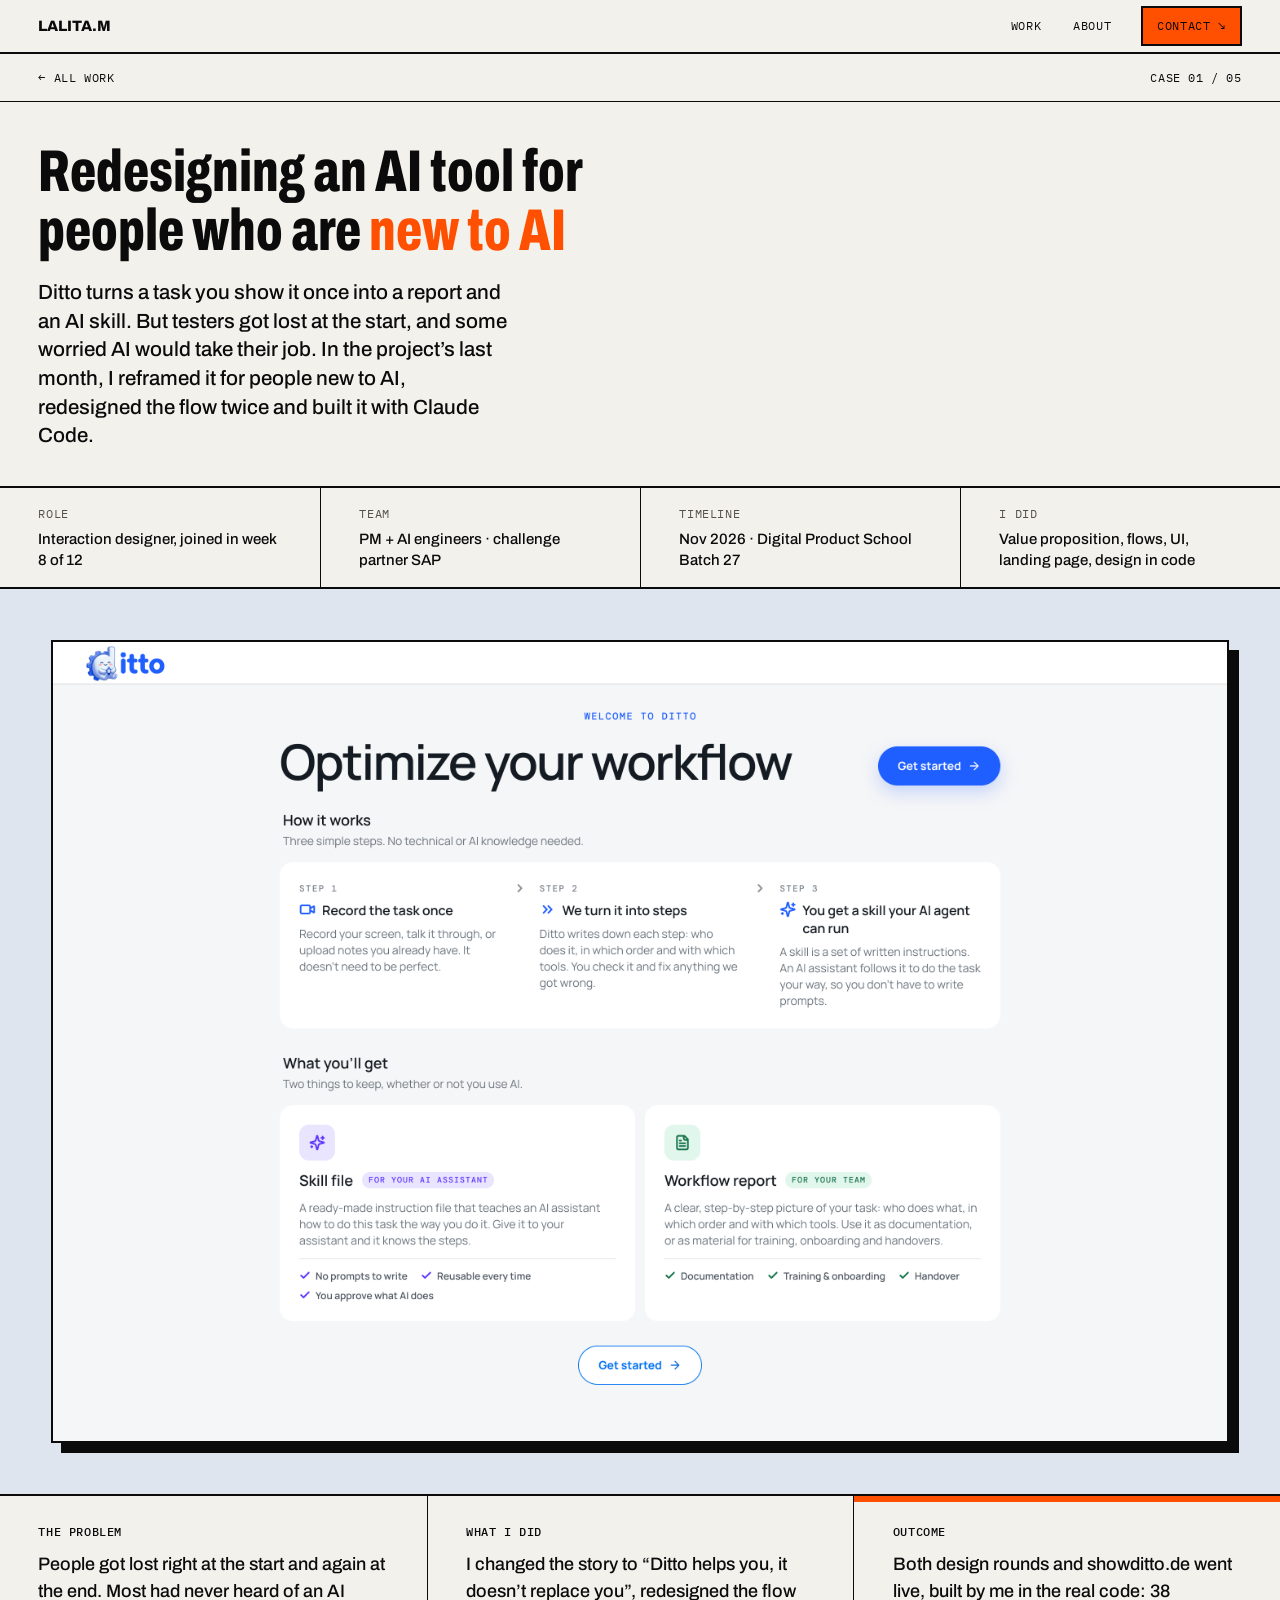
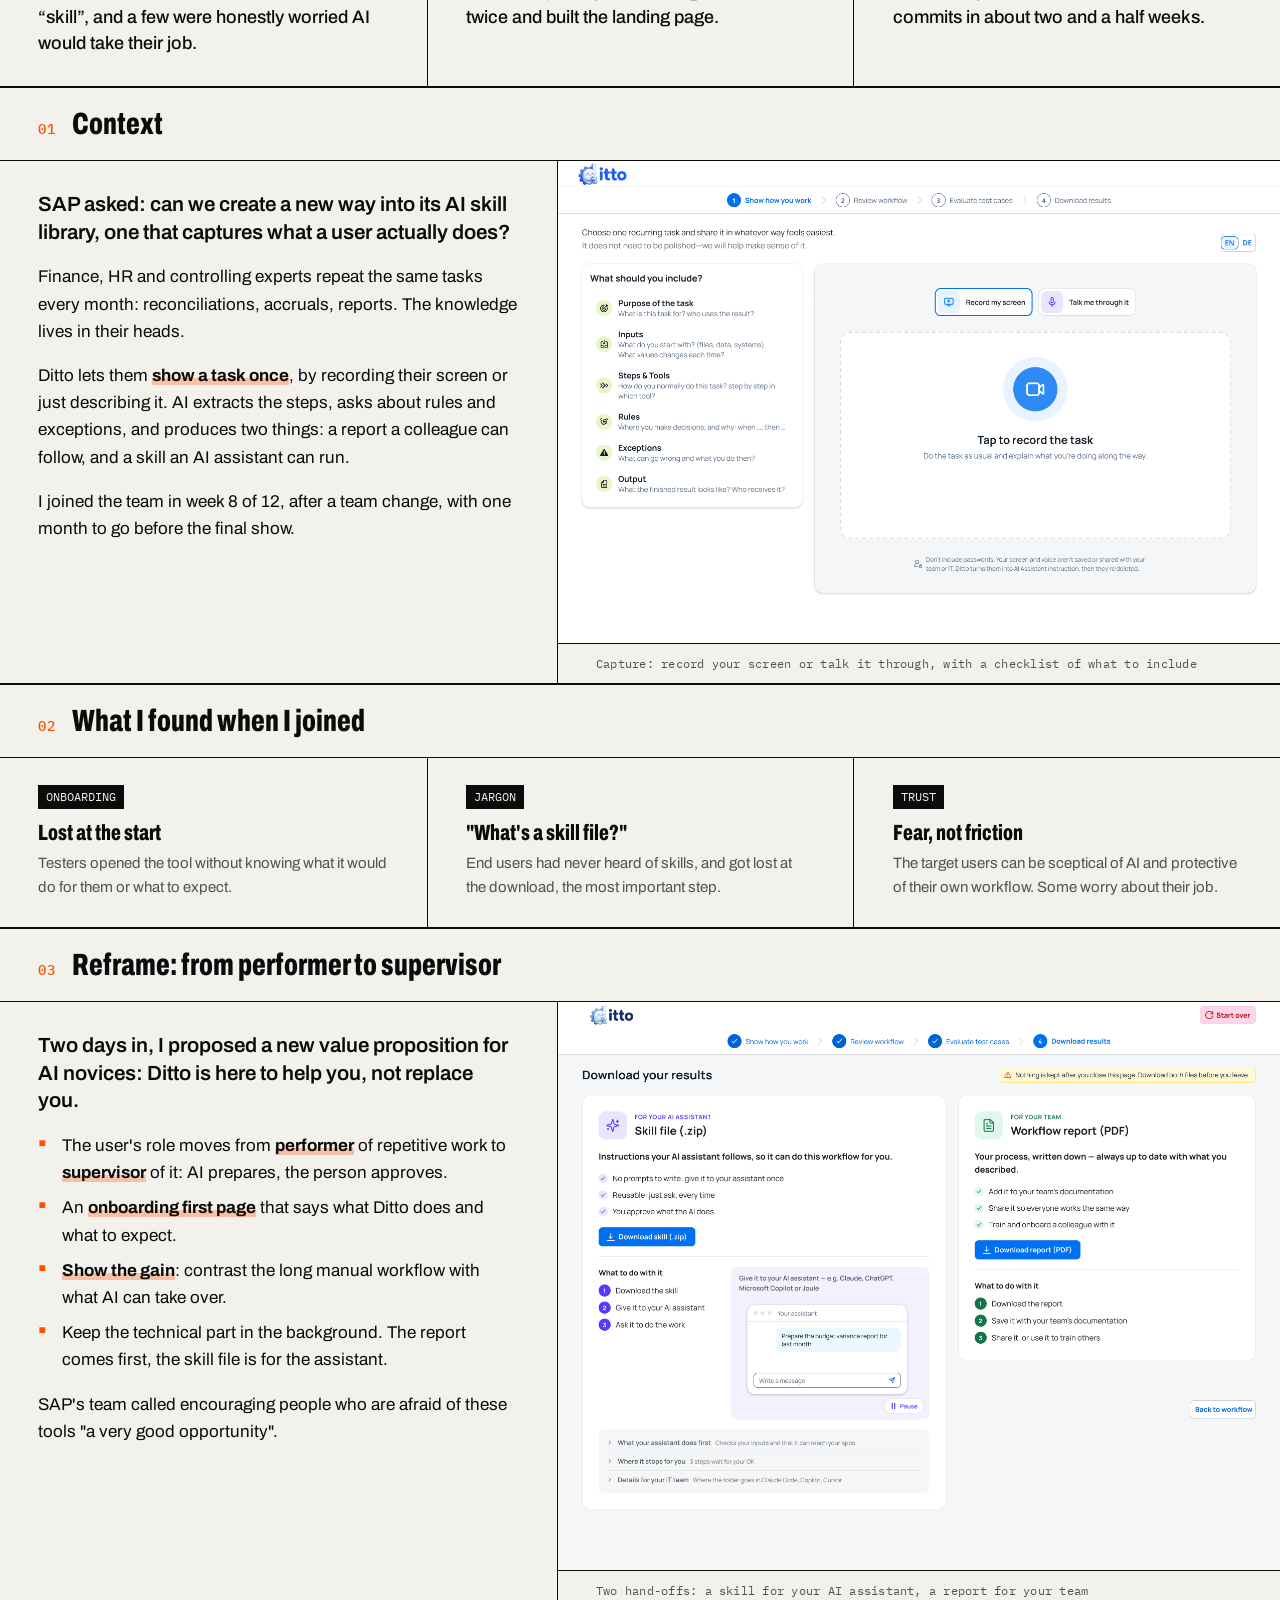
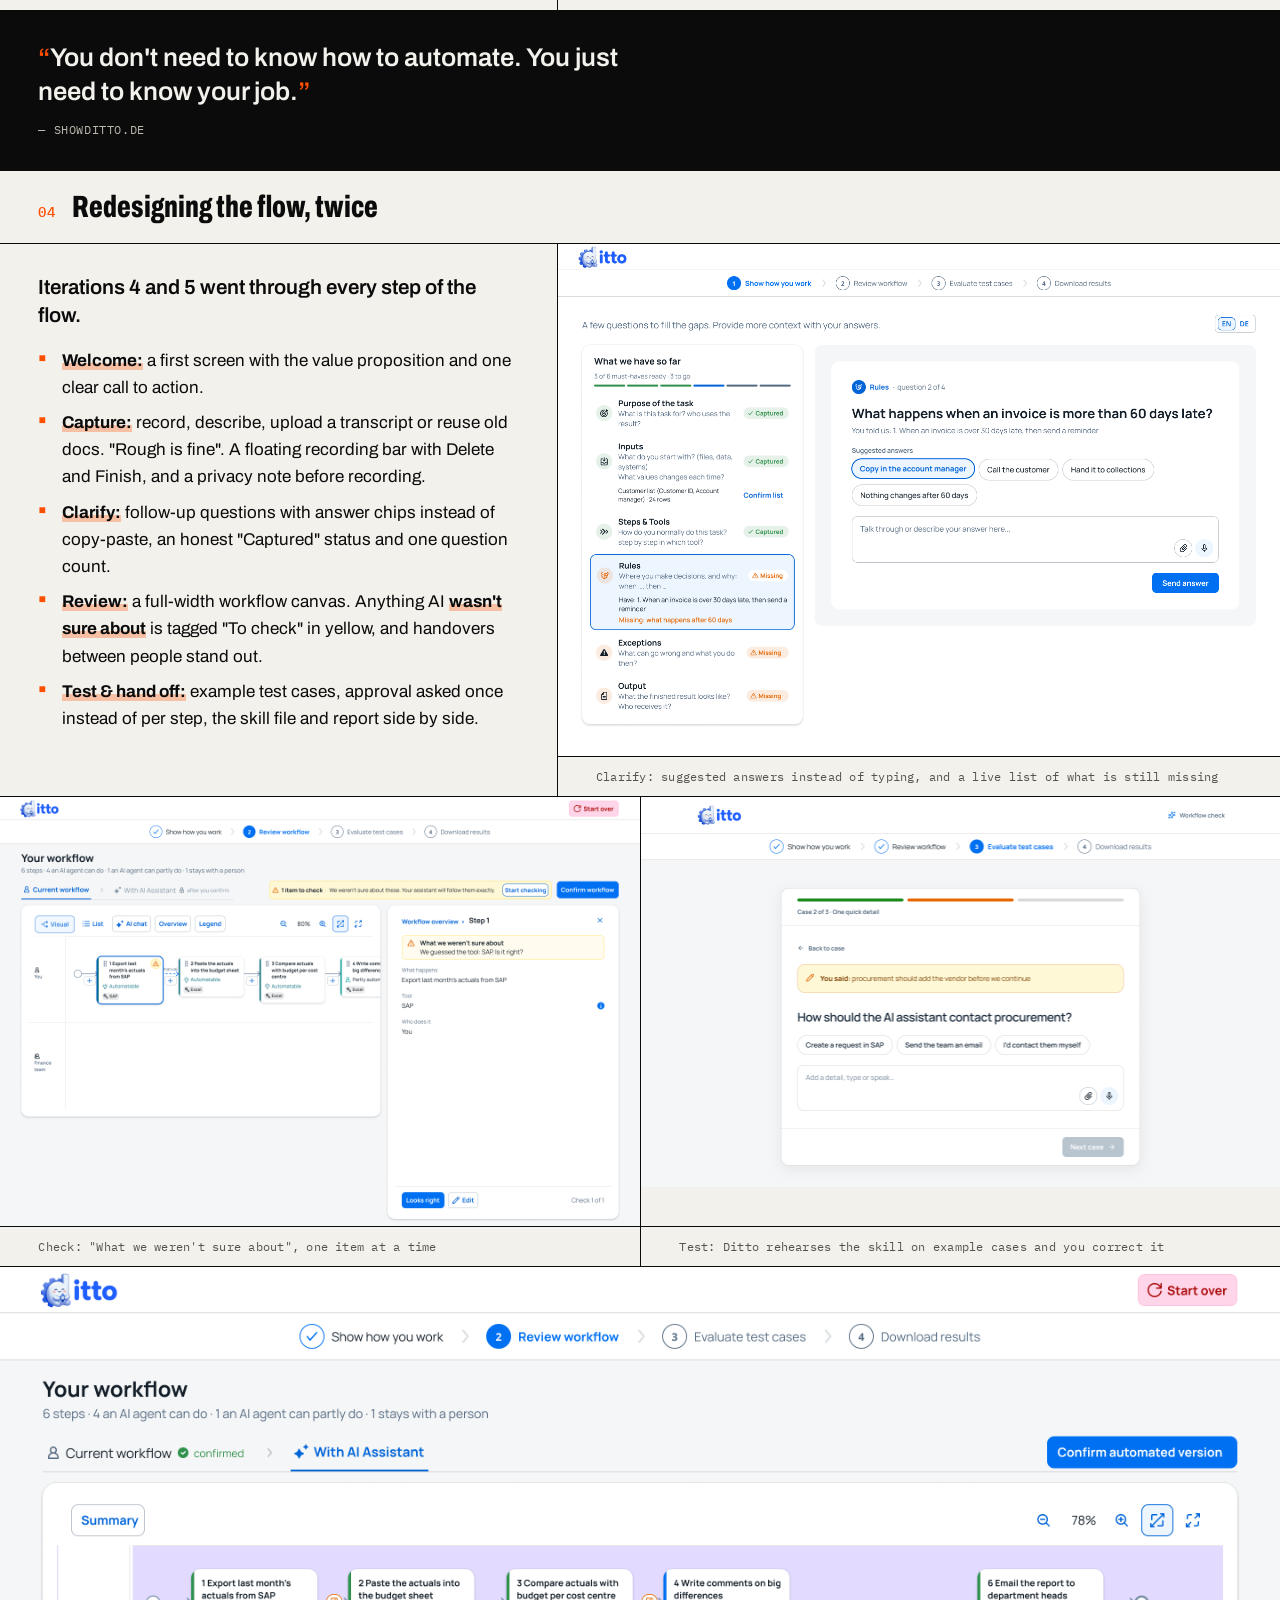
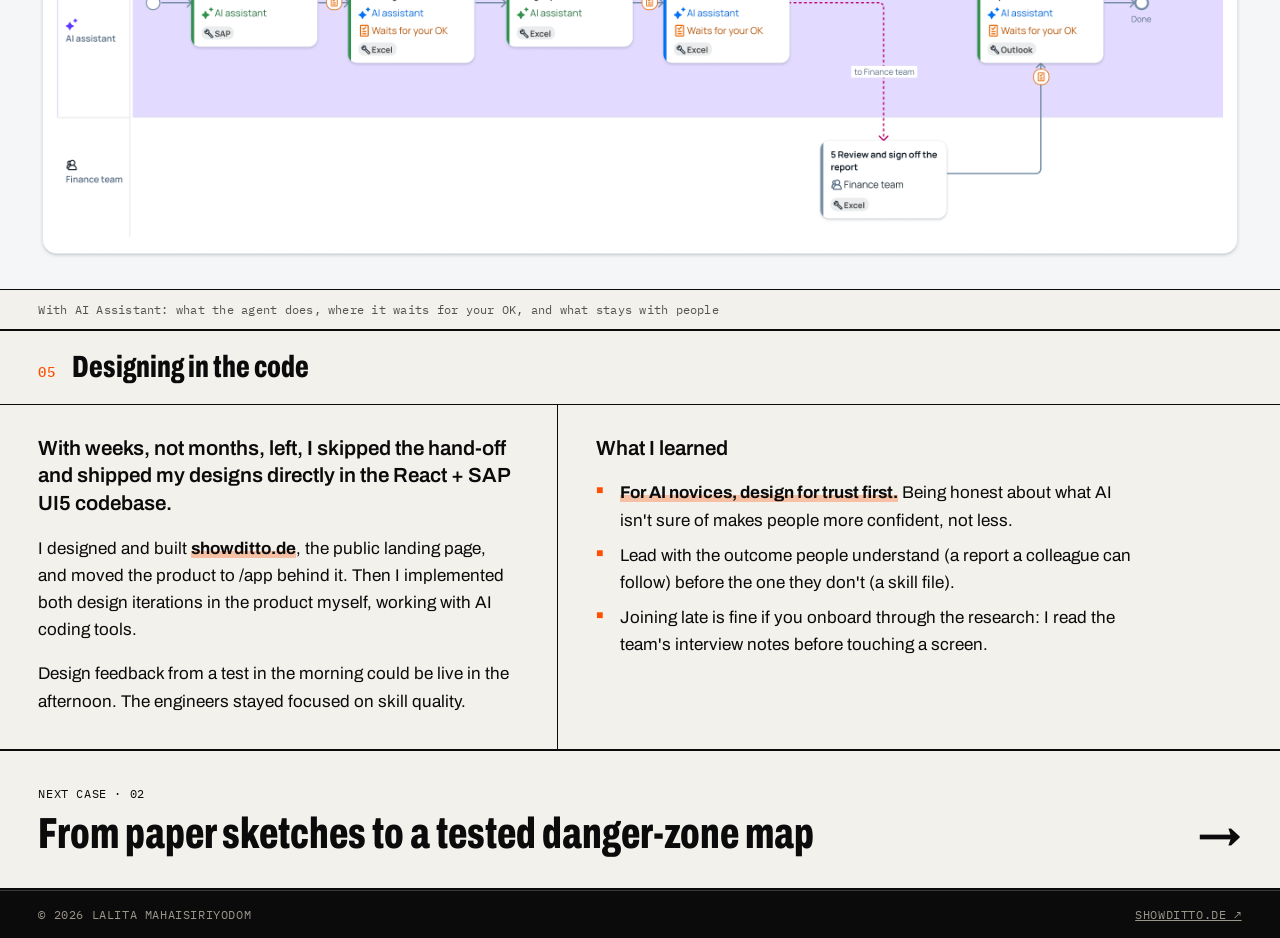
<file: work/ditto.html>
<!doctype html>
<html lang="en">
<head>
  <meta charset="utf-8" />
  <meta name="viewport" content="width=device-width, initial-scale=1" />
  <title>Ditto — Lalita Mahaisiriyodom</title>
  <meta name="description" content="Case study: interaction design for Ditto, a Digital Product School × SAP tool that turns a recorded or described workflow into a report and a tested AI skill." />
  <link rel="icon" href="data:image/svg+xml,<svg xmlns='http://www.w3.org/2000/svg' viewBox='0 0 100 100'><rect width='100' height='100' fill='%23ff4f00'/><text x='50' y='74' font-size='70' font-family='Arial Black,Arial' font-weight='900' text-anchor='middle'>L</text></svg>" />
  <link rel="preconnect" href="https://fonts.googleapis.com" />
  <link rel="preconnect" href="https://fonts.gstatic.com" crossorigin />
  <link href="https://fonts.googleapis.com/css2?family=Archivo:wdth,wght@62..125,400..900&family=IBM+Plex+Mono:wght@400;500&display=swap" rel="stylesheet" />
  <link rel="stylesheet" href="../style.css?v=2.4" />
</head>
<body>
  <header class="bar">
    <a class="home" href="../index.html">LALITA.M</a>
    <nav class="mono">
      <a href="../index.html#work">Work</a>
      <a href="../index.html#about">About</a>
      <a class="cta" href="../index.html#contact">Contact ↘</a>
    </nav>
  </header>

  <main>
    <section class="cs-hero">
      <div class="cs-crumb mono">
        <a href="../index.html#work">← All work</a>
        <span>Case 01 / 05</span>
      </div>
      <h1 class="cs-title">Redesigning an AI tool for people who are <span class="hl">new to AI</span></h1>
      <p class="cs-sub">Ditto turns a task you show it once into a report and an AI skill. But testers got lost at the start, and some worried AI would take their job. In the project’s last month, I reframed it for people new to AI, redesigned the flow twice and built it with Claude Code.</p>
      <div class="cs-meta">
        <div><span class="label">Role</span><p>Interaction designer, joined in week 8 of 12</p></div>
        <div><span class="label">Team</span><p>PM + AI engineers · challenge partner SAP</p></div>
        <div><span class="label">Timeline</span><p>Nov 2026 · Digital Product School Batch 27</p></div>
        <div><span class="label">I did</span><p>Value proposition, flows, UI, landing page, design in code</p></div>
      </div>
    </section>

    <div class="cs-cover screen"><img src="../img/ditto-welcome.png" alt="Ditto welcome page: Optimize your workflow, with how it works and what you get" /></div>

    <section class="tldr">
      <div>
        <h3>The problem</h3>
        <p>People got lost right at the start and again at the end. Most had never heard of an AI “skill”, and a few were honestly worried AI would take their job.</p>
      </div>
      <div>
        <h3>What I did</h3>
        <p>I changed the story to “Ditto helps you, it doesn’t replace you”, redesigned the flow twice and built the landing page.</p>
      </div>
      <div>
        <h3>Outcome</h3>
        <p>Both design rounds and showditto.de went live, built by me in the real code: 38 commits in about two and a half weeks.</p>
      </div>
    </section>

    <!-- 01 -->
    <section class="chapter">
      <div class="chapter-head"><span class="n">01</span><h2>Context</h2></div>
      <div class="split">
        <div class="prose">
          <p class="lead">SAP asked: can we create a new way into its AI skill library, one that captures what a user actually does?</p>
          <p>Finance, HR and controlling experts repeat the same tasks every month: reconciliations, accruals, reports. The knowledge lives in their heads.</p>
          <p>Ditto lets them <strong>show a task once</strong>, by recording their screen or just describing it. AI extracts the steps, asks about rules and exceptions, and produces two things: a report a colleague can follow, and a skill an AI assistant can run.</p>
          <p>I joined the team in week 8 of 12, after a team change, with one month to go before the final show.</p>
        </div>
        <figure>
          <img src="../img/ditto-capture.png" alt="Ditto capture screen with a checklist of what to include and a record button" />
          <figcaption>Capture: record your screen or talk it through, with a checklist of what to include</figcaption>
        </figure>
      </div>
    </section>

    <!-- 02 -->
    <section class="chapter">
      <div class="chapter-head"><span class="n">02</span><h2>What I found when I joined</h2></div>
      <div class="steps">
        <div>
          <span class="k">Onboarding</span>
          <h4>Lost at the start</h4>
          <p>Testers opened the tool without knowing what it would do for them or what to expect.</p>
        </div>
        <div>
          <span class="k">Jargon</span>
          <h4>"What's a skill file?"</h4>
          <p>End users had never heard of skills, and got lost at the download, the most important step.</p>
        </div>
        <div>
          <span class="k">Trust</span>
          <h4>Fear, not friction</h4>
          <p>The target users can be sceptical of AI and protective of their own workflow. Some worry about their job.</p>
        </div>
      </div>
    </section>

    <!-- 03 -->
    <section class="chapter">
      <div class="chapter-head"><span class="n">03</span><h2>Reframe: from performer to supervisor</h2></div>
      <div class="split">
        <div class="prose">
          <p class="lead">Two days in, I proposed a new value proposition for AI novices: Ditto is here to help you, not replace you.</p>
          <ul>
            <li>The user's role moves from <strong>performer</strong> of repetitive work to <strong>supervisor</strong> of it: AI prepares, the person approves.</li>
            <li>An <strong>onboarding first page</strong> that says what Ditto does and what to expect.</li>
            <li><strong>Show the gain</strong>: contrast the long manual workflow with what AI can take over.</li>
            <li>Keep the technical part in the background. The report comes first, the skill file is for the assistant.</li>
          </ul>
          <p>SAP's team called encouraging people who are afraid of these tools "a very good opportunity".</p>
        </div>
        <figure>
          <img src="../img/ditto-download.png" alt="Download results: a skill file for the AI assistant and a workflow report for the team" />
          <figcaption>Two hand-offs: a skill for your AI assistant, a report for your team</figcaption>
        </figure>
      </div>
      <div class="pull">
        <blockquote>You don't need to know how to automate. You just need to know your job.</blockquote>
        <cite class="mono">— showditto.de</cite>
      </div>
    </section>

    <!-- 04 -->
    <section class="chapter">
      <div class="chapter-head"><span class="n">04</span><h2>Redesigning the flow, twice</h2></div>
      <div class="split">
        <div class="prose">
          <p class="lead">Iterations 4 and 5 went through every step of the flow.</p>
          <ul>
            <li><strong>Welcome:</strong> a first screen with the value proposition and one clear call to action.</li>
            <li><strong>Capture:</strong> record, describe, upload a transcript or reuse old docs. "Rough is fine". A floating recording bar with Delete and Finish, and a privacy note before recording.</li>
            <li><strong>Clarify:</strong> follow-up questions with answer chips instead of copy-paste, an honest "Captured" status and one question count.</li>
            <li><strong>Review:</strong> a full-width workflow canvas. Anything AI <strong>wasn't sure about</strong> is tagged "To check" in yellow, and handovers between people stand out.</li>
            <li><strong>Test &amp; hand off:</strong> example test cases, approval asked once instead of per step, the skill file and report side by side.</li>
          </ul>
        </div>
        <figure>
          <img src="../img/ditto-questions.png" alt="Clarifying question with suggested answer chips and a progress list" />
          <figcaption>Clarify: suggested answers instead of typing, and a live list of what is still missing</figcaption>
        </figure>
      </div>
      <div class="img-row img-row-2">
        <figure><img src="../img/ditto-check.png" alt="Review workflow with the check panel: What we weren't sure about" /><figcaption>Check: "What we weren't sure about", one item at a time</figcaption></figure>
        <figure><img src="../img/ditto-testing.png" alt="Test case screen where the user corrects how the AI assistant should act" /><figcaption>Test: Ditto rehearses the skill on example cases and you correct it</figcaption></figure>
      </div>
      <figure>
        <img src="../img/ditto-assistant.png" alt="Ditto workflow With AI Assistant: an AI assistant lane, steps that wait for your OK, and a hand-off to the finance team" />
        <figcaption>With AI Assistant: what the agent does, where it waits for your OK, and what stays with people</figcaption>
      </figure>
    </section>

    <!-- 05 -->
    <section class="chapter">
      <div class="chapter-head"><span class="n">05</span><h2>Designing in the code</h2></div>
      <div class="split">
        <div class="prose">
          <p class="lead">With weeks, not months, left, I skipped the hand-off and shipped my designs directly in the React + SAP UI5 codebase.</p>
          <p>I designed and built <strong>showditto.de</strong>, the public landing page, and moved the product to /app behind it. Then I implemented both design iterations in the product myself, working with AI coding tools.</p>
          <p>Design feedback from a test in the morning could be live in the afternoon. The engineers stayed focused on skill quality.</p>
        </div>
        <div class="prose">
          <p class="lead">What I learned</p>
          <ul>
            <li><strong>For AI novices, design for trust first.</strong> Being honest about what AI isn't sure of makes people more confident, not less.</li>
            <li>Lead with the outcome people understand (a report a colleague can follow) before the one they don't (a skill file).</li>
            <li>Joining late is fine if you onboard through the research: I read the team's interview notes before touching a screen.</li>
          </ul>
        </div>
      </div>
    </section>

    <a class="next" href="accident-busters.html">
      <div><span class="mono">Next case · 02</span><div class="t">From paper sketches to a tested danger-zone map</div></div>
      <span class="arrow">→</span>
    </a>
  </main>

  <footer class="mono">
    <span>© 2026 Lalita Mahaisiriyodom</span>
    <a href="https://showditto.de" target="_blank" rel="noopener">showditto.de ↗</a>
  </footer>
</body>
</html>
</file>
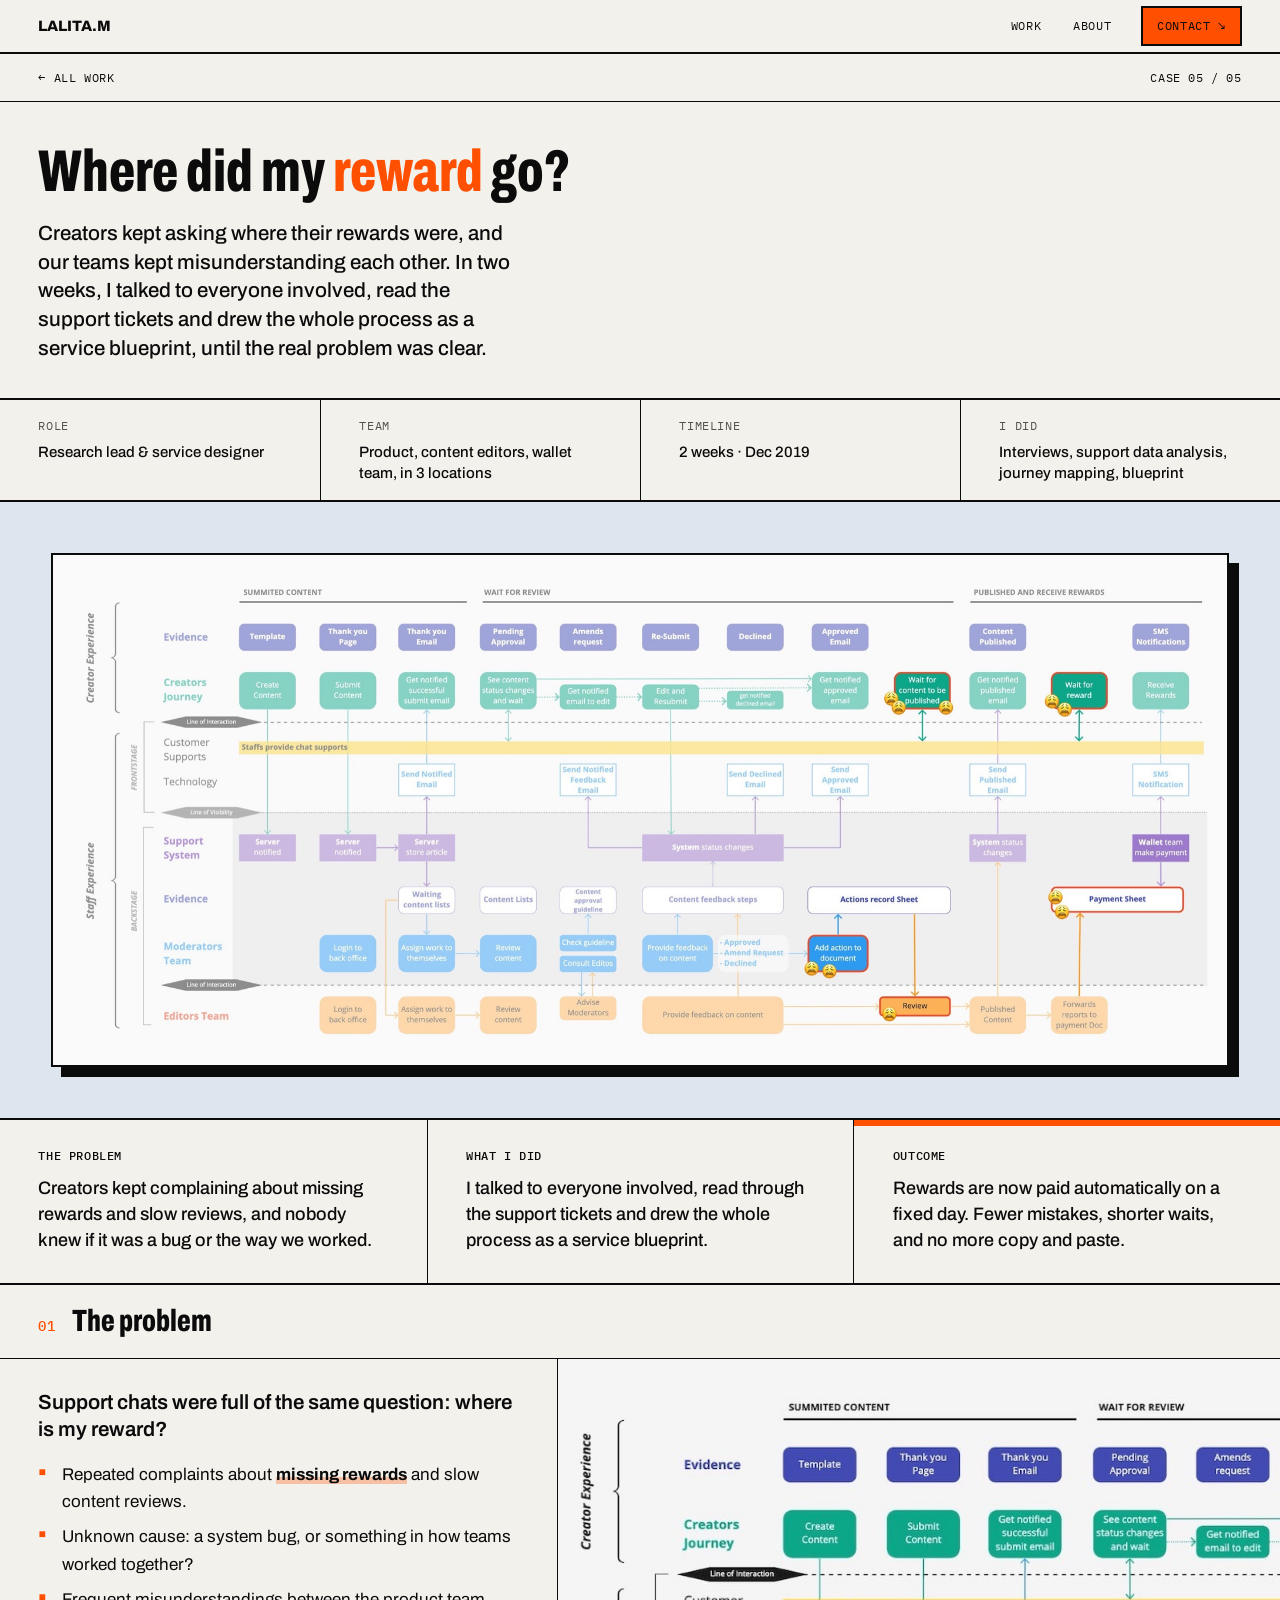
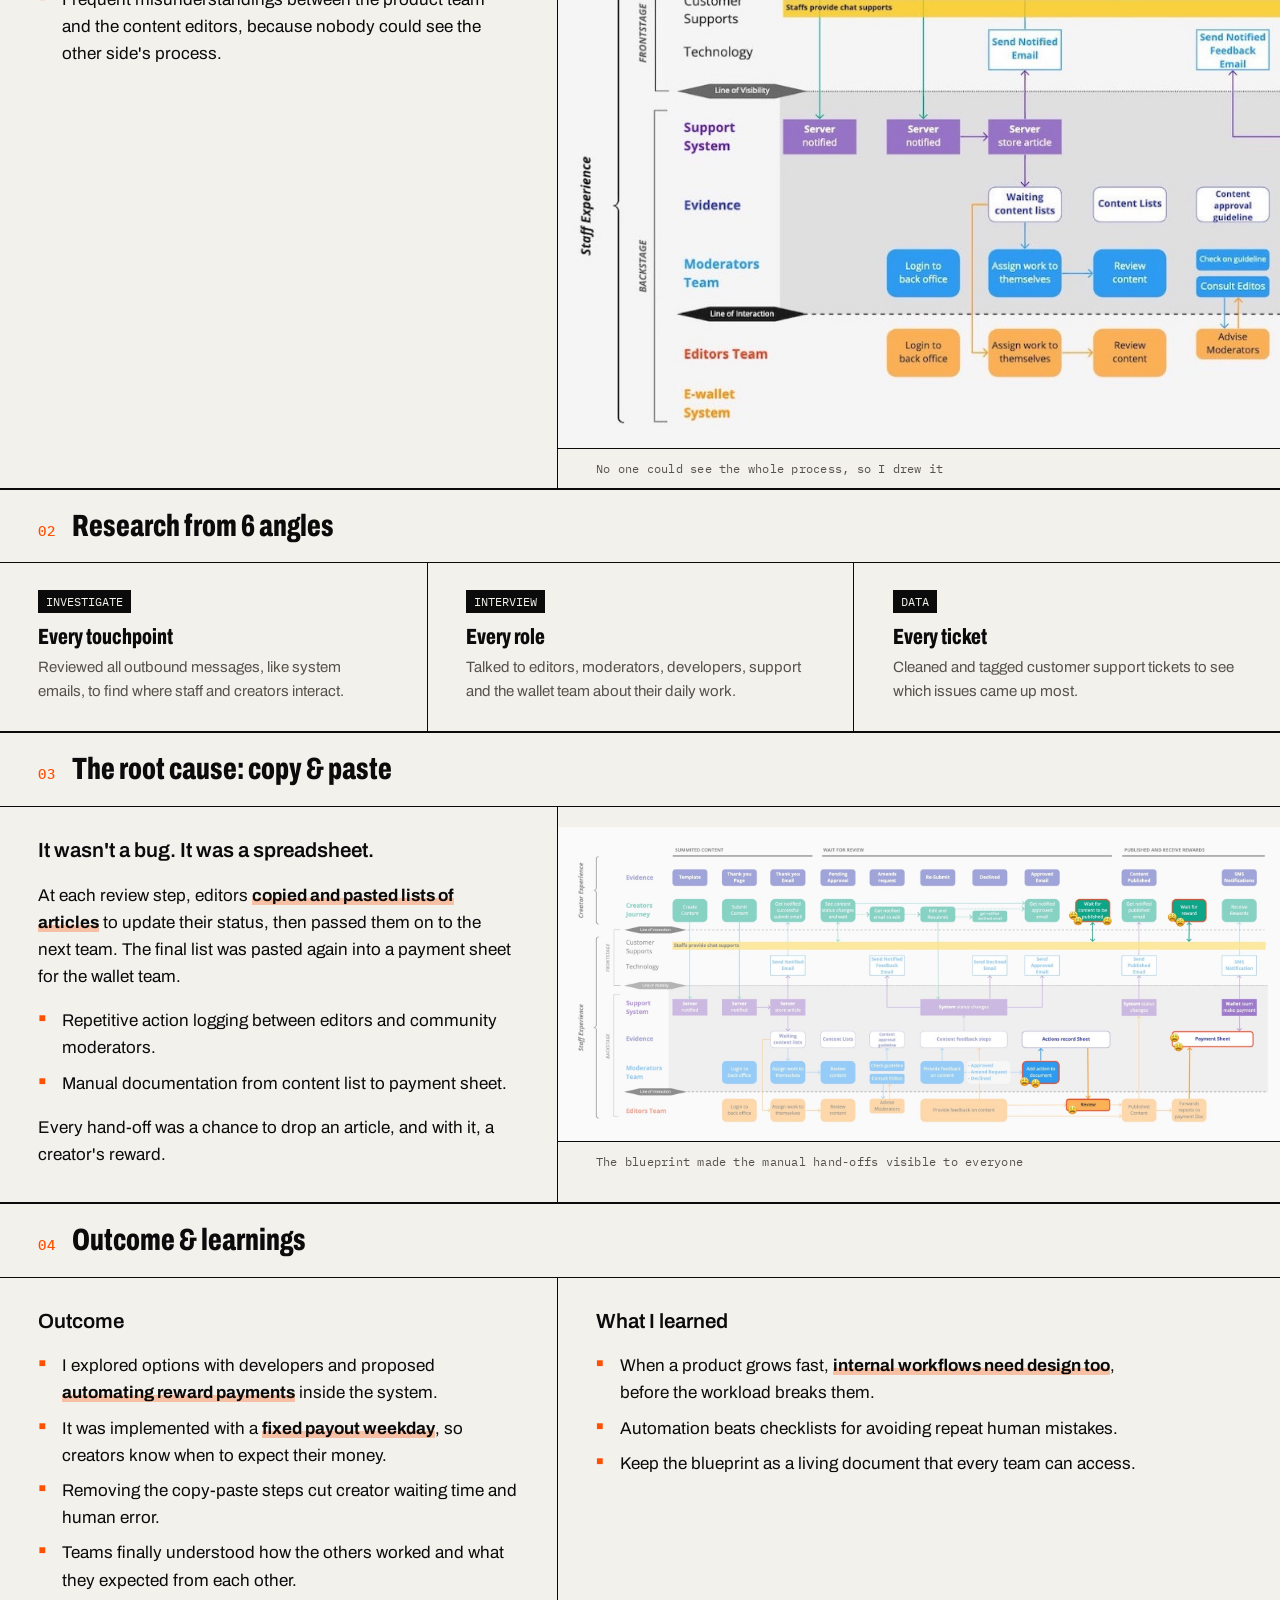
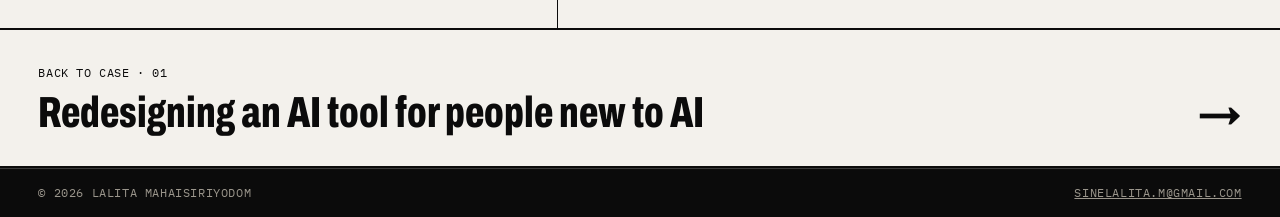
<file: work/service-blueprint.html>
<!doctype html>
<html lang="en">
<head>
  <meta charset="utf-8" />
  <meta name="viewport" content="width=device-width, initial-scale=1" />
  <title>Service Blueprint — Lalita Mahaisiriyodom</title>
  <meta name="description" content="Case study: using a service design blueprint to find why creators' rewards went missing, leading to automated payments." />
  <link rel="icon" href="data:image/svg+xml,<svg xmlns='http://www.w3.org/2000/svg' viewBox='0 0 100 100'><rect width='100' height='100' fill='%23ff4f00'/><text x='50' y='74' font-size='70' font-family='Arial Black,Arial' font-weight='900' text-anchor='middle'>L</text></svg>" />
  <link rel="preconnect" href="https://fonts.googleapis.com" />
  <link rel="preconnect" href="https://fonts.gstatic.com" crossorigin />
  <link href="https://fonts.googleapis.com/css2?family=Archivo:wdth,wght@62..125,400..900&family=IBM+Plex+Mono:wght@400;500&display=swap" rel="stylesheet" />
  <link rel="stylesheet" href="../style.css?v=2.4" />
</head>
<body>
  <header class="bar">
    <a class="home" href="../index.html">LALITA.M</a>
    <nav class="mono">
      <a href="../index.html#work">Work</a>
      <a href="../index.html#about">About</a>
      <a class="cta" href="../index.html#contact">Contact ↘</a>
    </nav>
  </header>

  <main>
    <section class="cs-hero">
      <div class="cs-crumb mono">
        <a href="../index.html#work">← All work</a>
        <span>Case 05 / 05</span>
      </div>
      <h1 class="cs-title">Where did my <span class="hl">reward</span> go?</h1>
      <p class="cs-sub">Creators kept asking where their rewards were, and our teams kept misunderstanding each other. In two weeks, I talked to everyone involved, read the support tickets and drew the whole process as a service blueprint, until the real problem was clear.</p>
      <div class="cs-meta">
        <div><span class="label">Role</span><p>Research lead &amp; service designer</p></div>
        <div><span class="label">Team</span><p>Product, content editors, wallet team, in 3 locations</p></div>
        <div><span class="label">Timeline</span><p>2 weeks · Dec 2019</p></div>
        <div><span class="label">I did</span><p>Interviews, support data analysis, journey mapping, blueprint</p></div>
      </div>
    </section>

    <div class="cs-cover"><img src="../img/blueprint-wide.jpg" alt="Service design blueprint with swimlanes for each team" /></div>

    <section class="tldr">
      <div>
        <h3>The problem</h3>
        <p>Creators kept complaining about missing rewards and slow reviews, and nobody knew if it was a bug or the way we worked.</p>
      </div>
      <div>
        <h3>What I did</h3>
        <p>I talked to everyone involved, read through the support tickets and drew the whole process as a service blueprint.</p>
      </div>
      <div>
        <h3>Outcome</h3>
        <p>Rewards are now paid automatically on a fixed day. Fewer mistakes, shorter waits, and no more copy and paste.</p>
      </div>
    </section>

    <section class="chapter">
      <div class="chapter-head"><span class="n">01</span><h2>The problem</h2></div>
      <div class="split">
        <div class="prose">
          <p class="lead">Support chats were full of the same question: where is my reward?</p>
          <ul>
            <li>Repeated complaints about <strong>missing rewards</strong> and slow content reviews.</li>
            <li>Unknown cause: a system bug, or something in how teams worked together?</li>
            <li>Frequent misunderstandings between the product team and the content editors, because nobody could see the other side's process.</li>
          </ul>
        </div>
        <figure>
          <img src="../img/blueprint.jpg" alt="Excerpt of the blueprint" />
          <figcaption>No one could see the whole process, so I drew it</figcaption>
        </figure>
      </div>
    </section>

    <section class="chapter">
      <div class="chapter-head"><span class="n">02</span><h2>Research from 6 angles</h2></div>
      <div class="steps">
        <div>
          <span class="k">Investigate</span>
          <h4>Every touchpoint</h4>
          <p>Reviewed all outbound messages, like system emails, to find where staff and creators interact.</p>
        </div>
        <div>
          <span class="k">Interview</span>
          <h4>Every role</h4>
          <p>Talked to editors, moderators, developers, support and the wallet team about their daily work.</p>
        </div>
        <div>
          <span class="k">Data</span>
          <h4>Every ticket</h4>
          <p>Cleaned and tagged customer support tickets to see which issues came up most.</p>
        </div>
      </div>
    </section>

    <section class="chapter">
      <div class="chapter-head"><span class="n">03</span><h2>The root cause: copy &amp; paste</h2></div>
      <div class="split">
        <div class="prose">
          <p class="lead">It wasn't a bug. It was a spreadsheet.</p>
          <p>At each review step, editors <strong>copied and pasted lists of articles</strong> to update their status, then passed them on to the next team. The final list was pasted again into a payment sheet for the wallet team.</p>
          <ul>
            <li>Repetitive action logging between editors and community moderators.</li>
            <li>Manual documentation from content list to payment sheet.</li>
          </ul>
          <p>Every hand-off was a chance to drop an article, and with it, a creator's reward.</p>
        </div>
        <figure>
          <img src="../img/blueprint-wide.jpg" alt="Full service blueprint showing manual hand-offs" />
          <figcaption>The blueprint made the manual hand-offs visible to everyone</figcaption>
        </figure>
      </div>
    </section>

    <section class="chapter">
      <div class="chapter-head"><span class="n">04</span><h2>Outcome &amp; learnings</h2></div>
      <div class="split">
        <div class="prose">
          <p class="lead">Outcome</p>
          <ul>
            <li>I explored options with developers and proposed <strong>automating reward payments</strong> inside the system.</li>
            <li>It was implemented with a <strong>fixed payout weekday</strong>, so creators know when to expect their money.</li>
            <li>Removing the copy-paste steps cut creator waiting time and human error.</li>
            <li>Teams finally understood how the others worked and what they expected from each other.</li>
          </ul>
        </div>
        <div class="prose">
          <p class="lead">What I learned</p>
          <ul>
            <li>When a product grows fast, <strong>internal workflows need design too</strong>, before the workload breaks them.</li>
            <li>Automation beats checklists for avoiding repeat human mistakes.</li>
            <li>Keep the blueprint as a living document that every team can access.</li>
          </ul>
        </div>
      </div>
    </section>

    <a class="next" href="ditto.html">
      <div><span class="mono">Back to case · 01</span><div class="t">Redesigning an AI tool for people new to AI</div></div>
      <span class="arrow">→</span>
    </a>
  </main>

  <footer class="mono">
    <span>© 2026 Lalita Mahaisiriyodom</span>
    <a href="mailto:sinelalita.m@gmail.com">sinelalita.m@gmail.com</a>
  </footer>
</body>
</html>
</file>
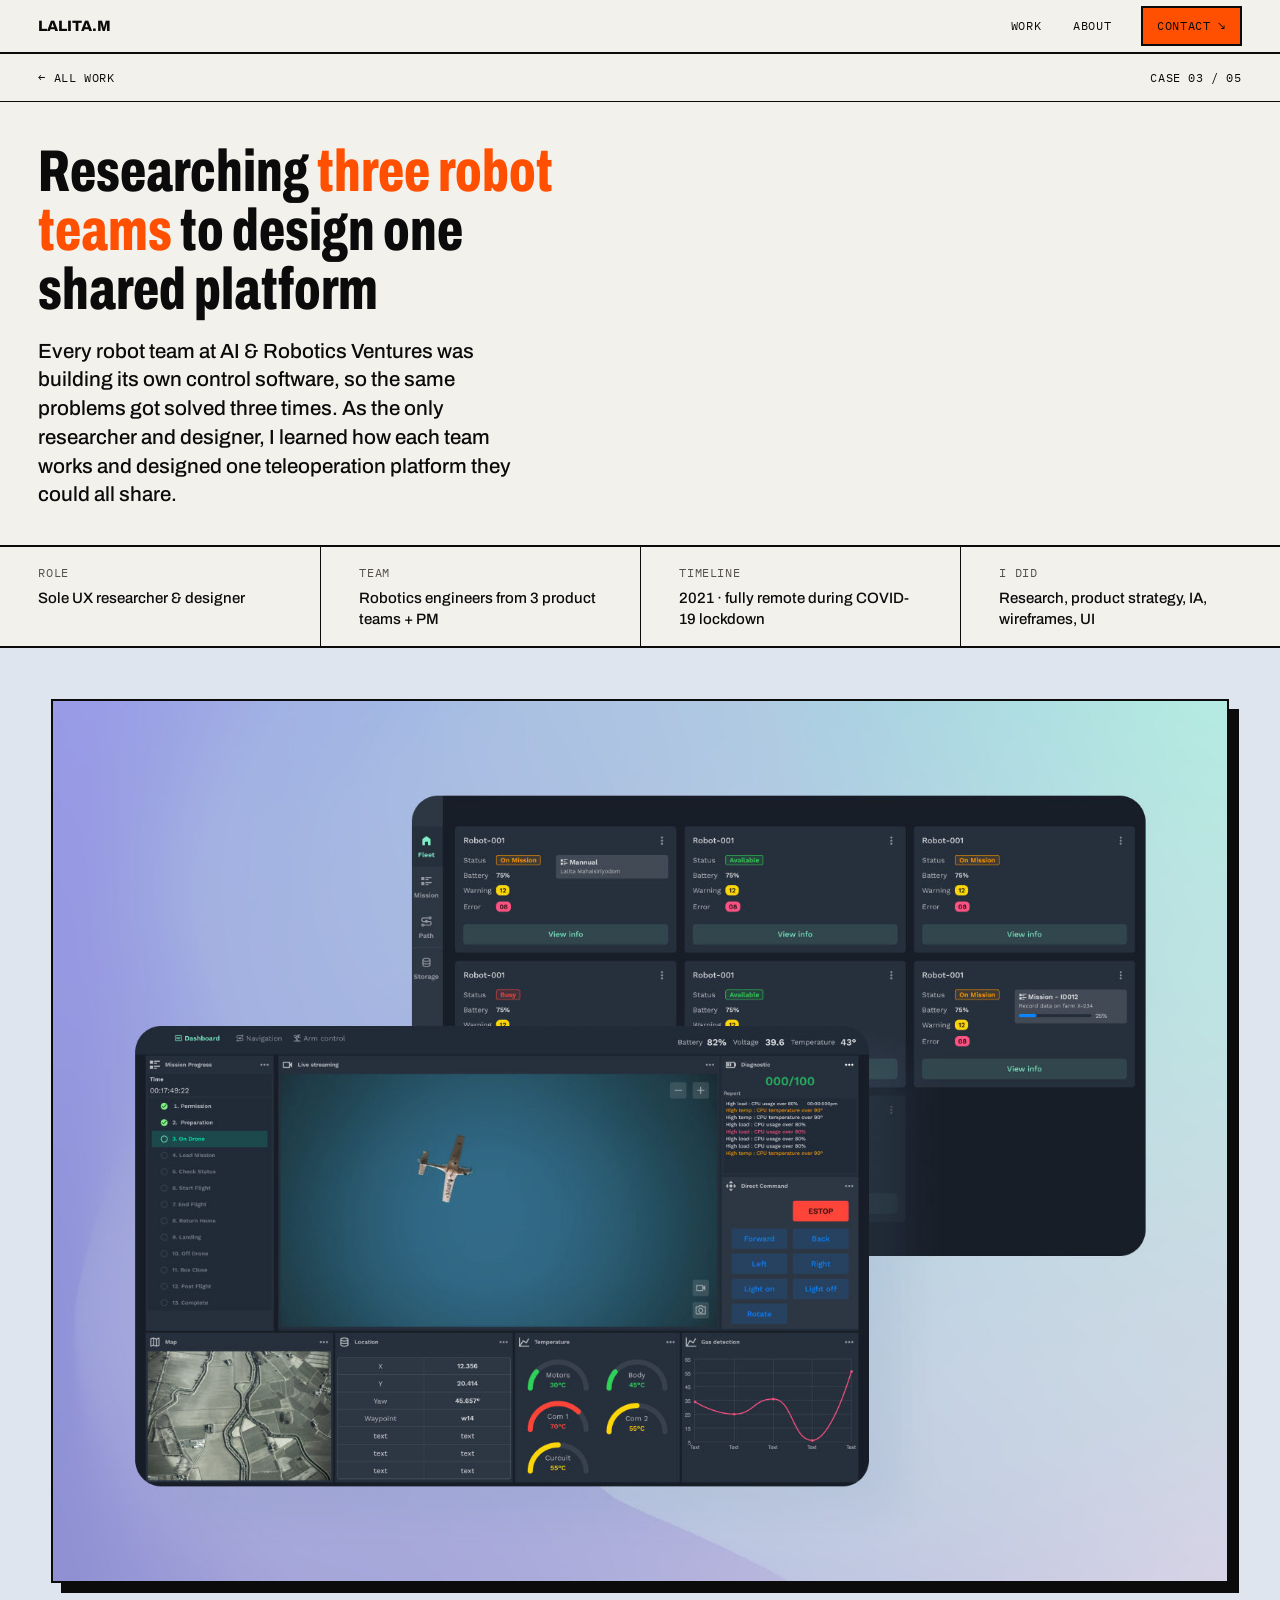
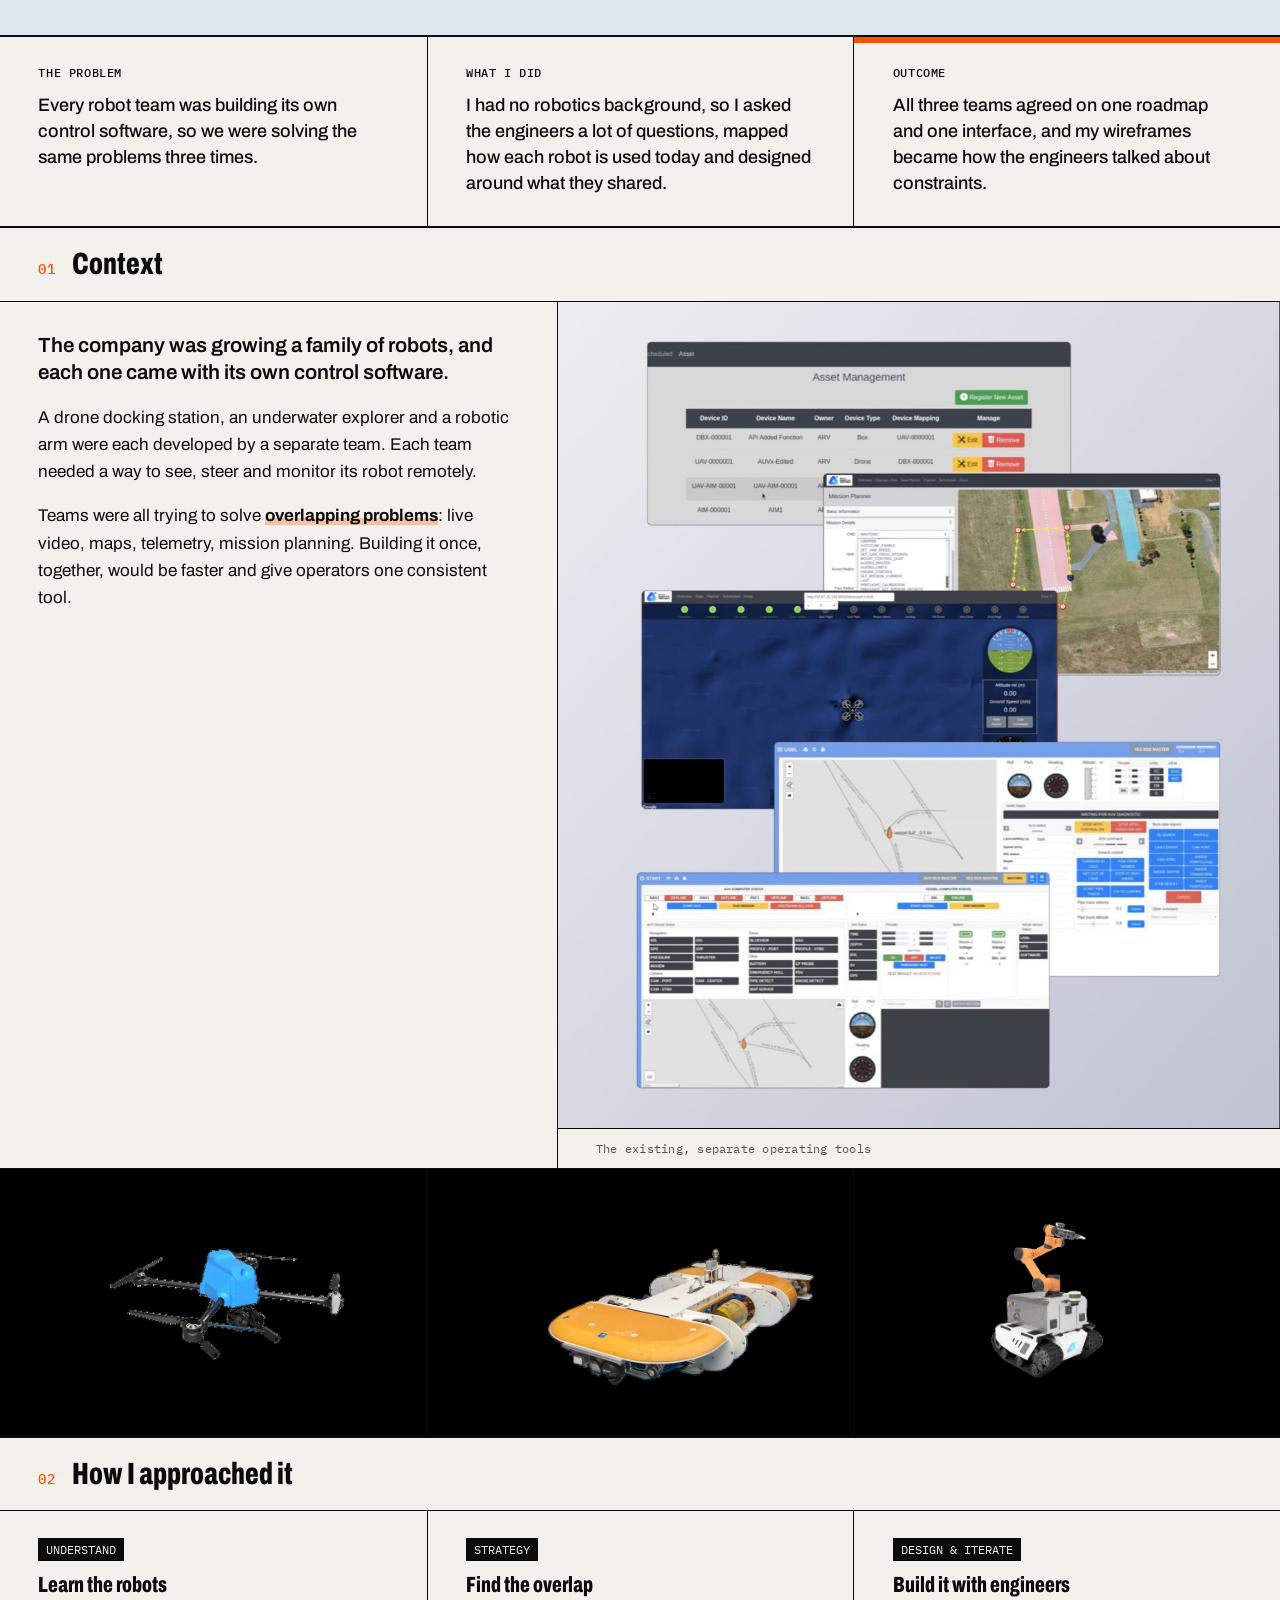
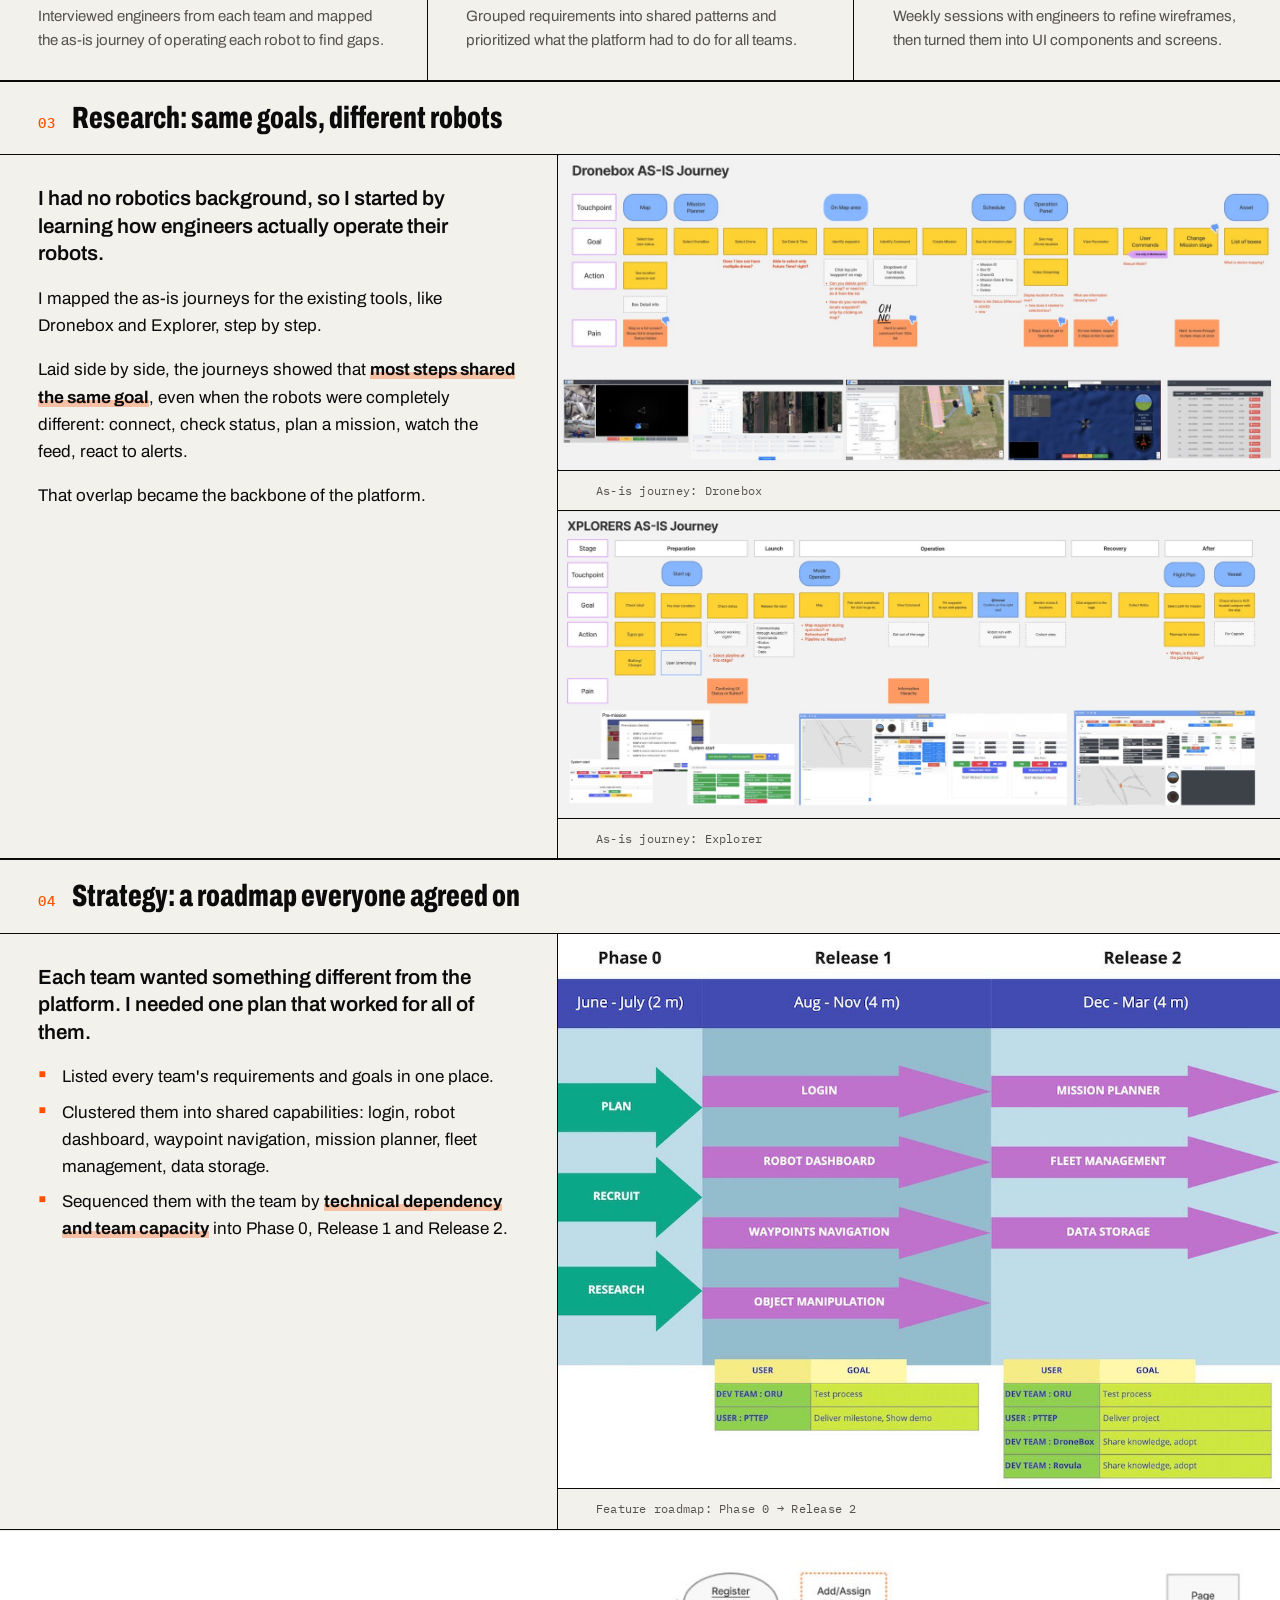
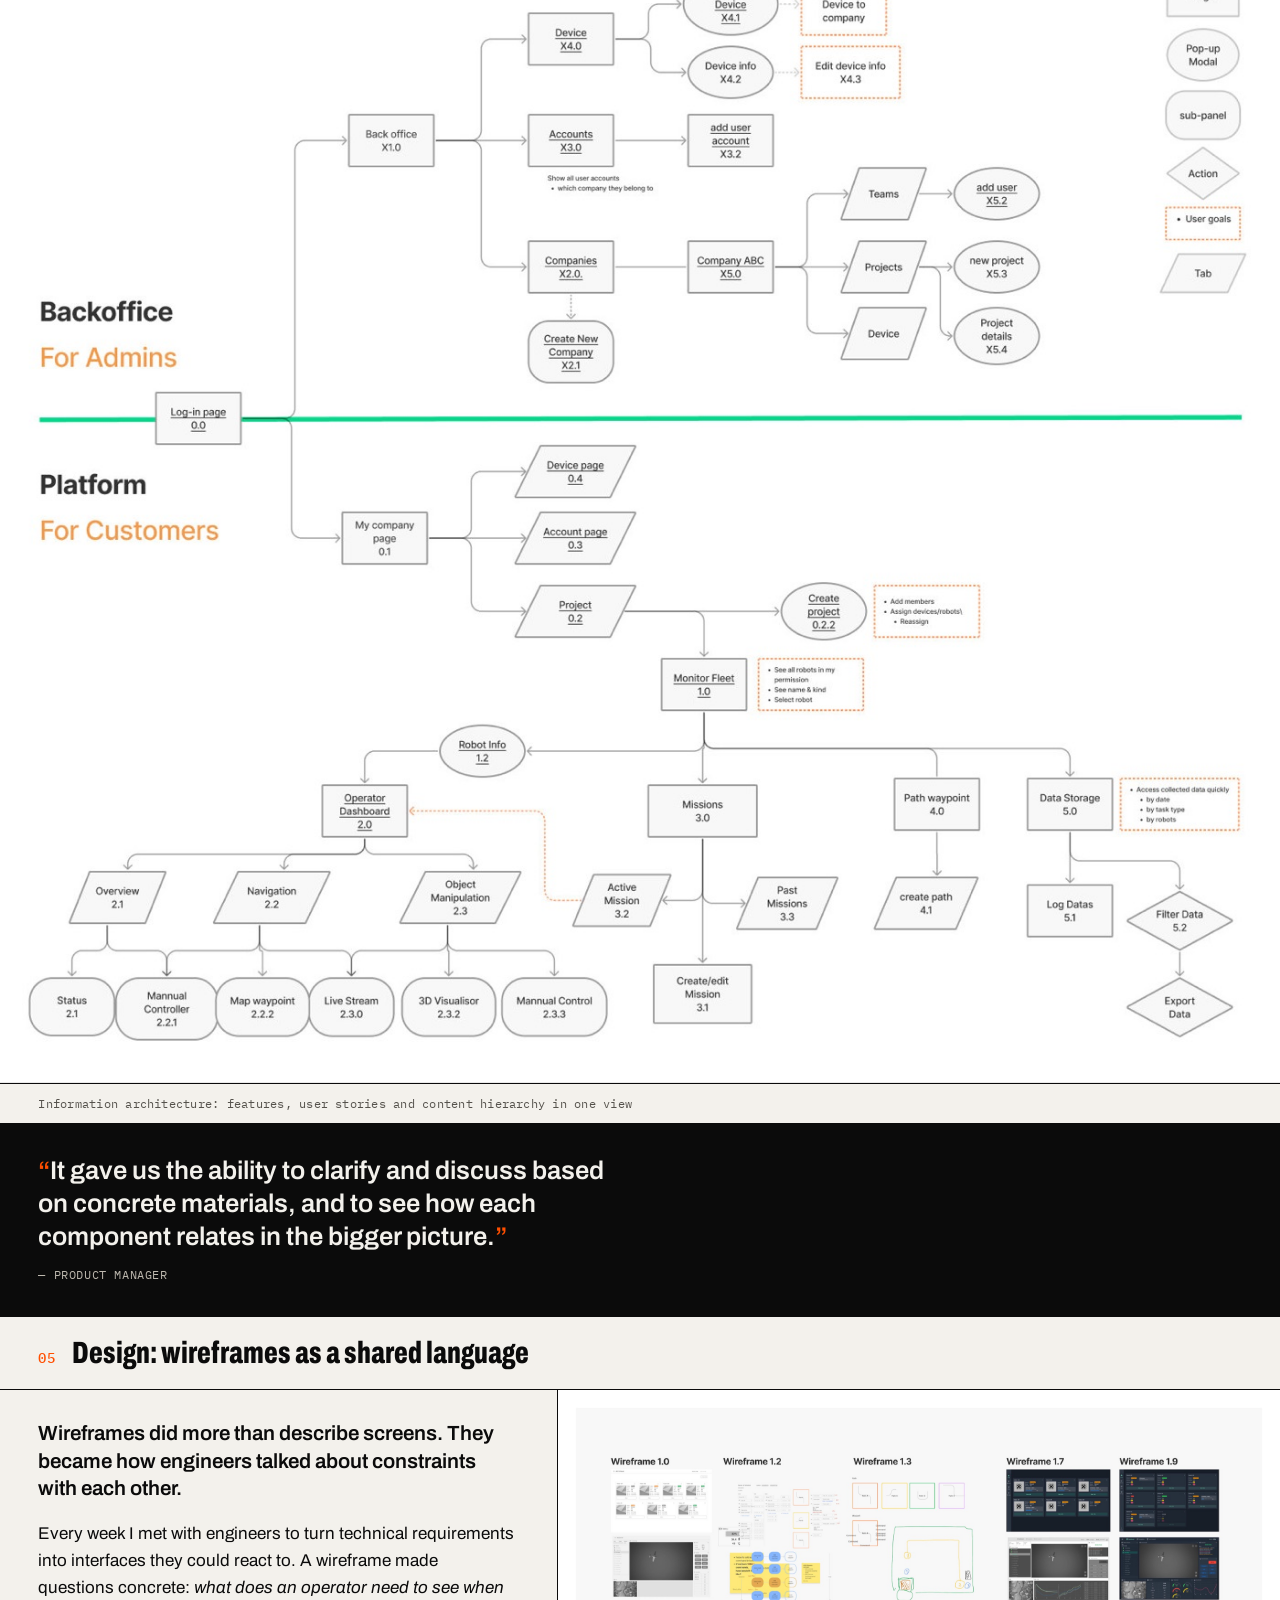
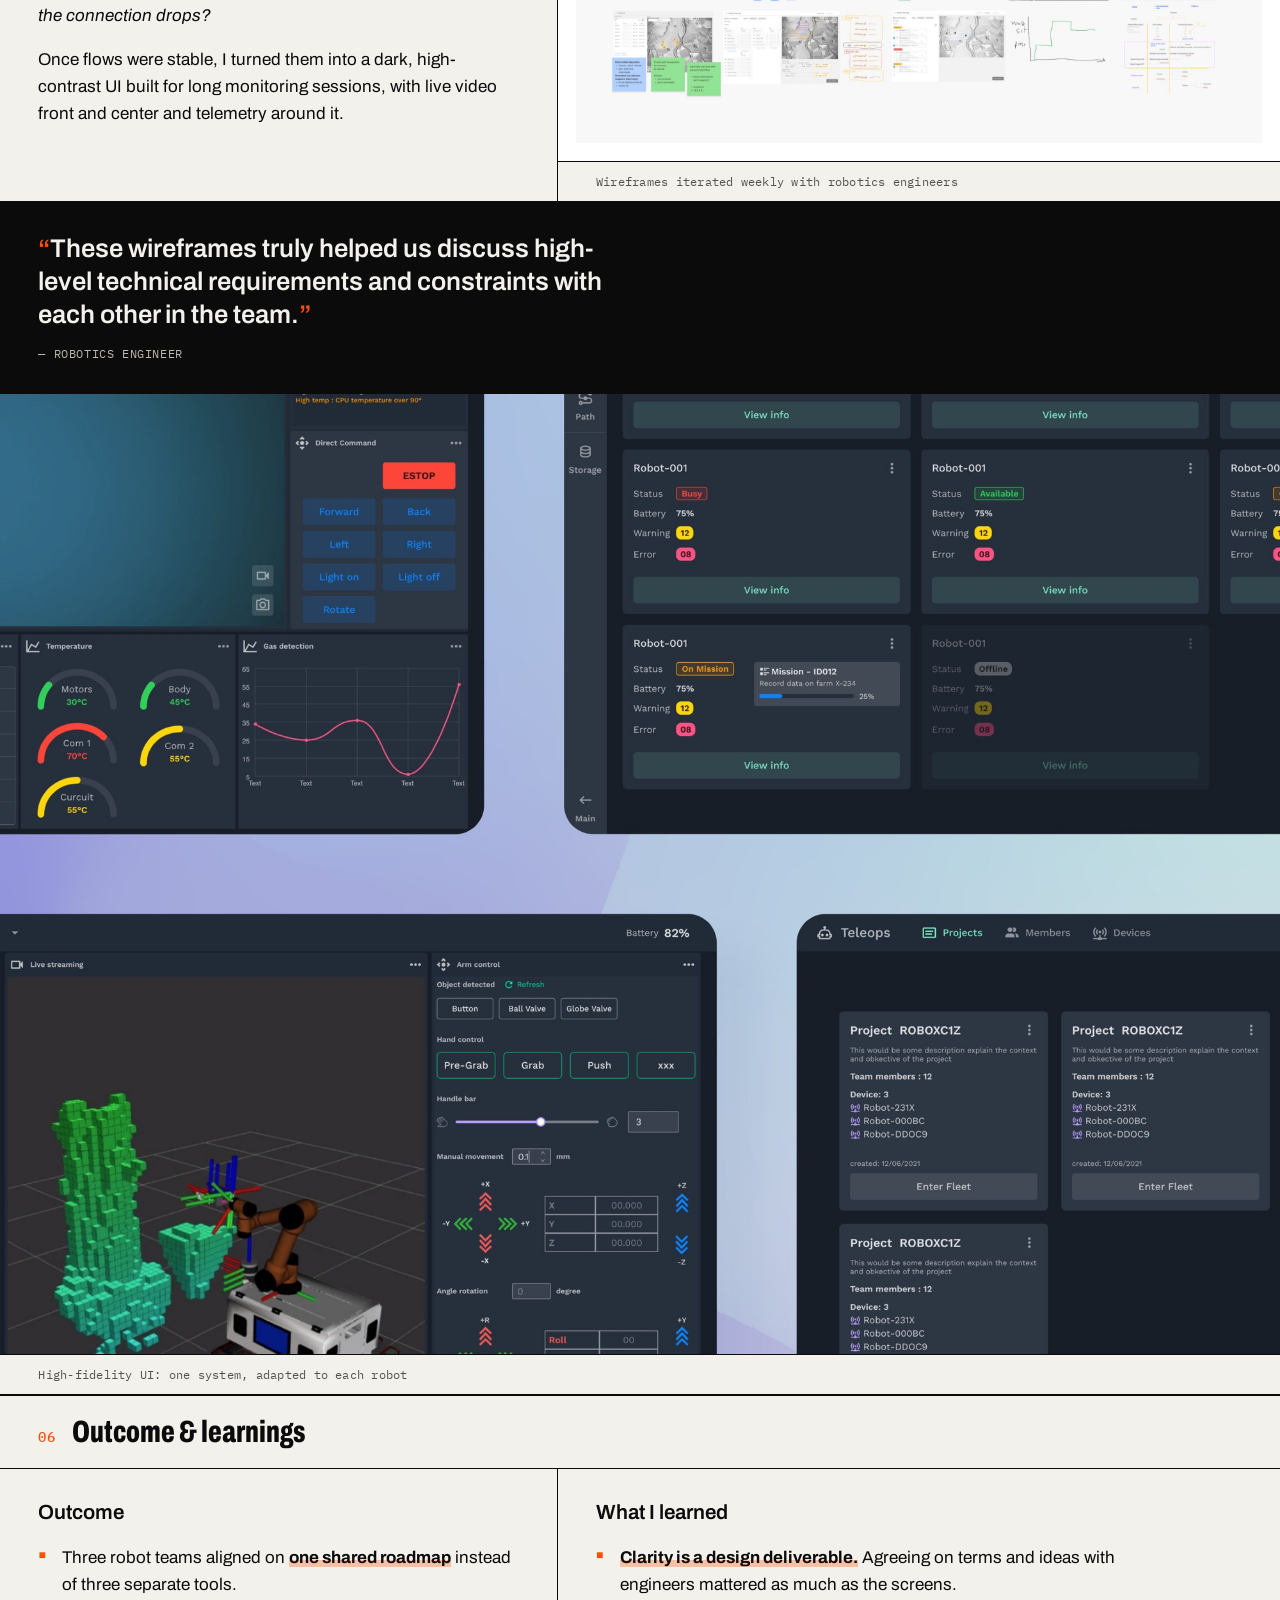
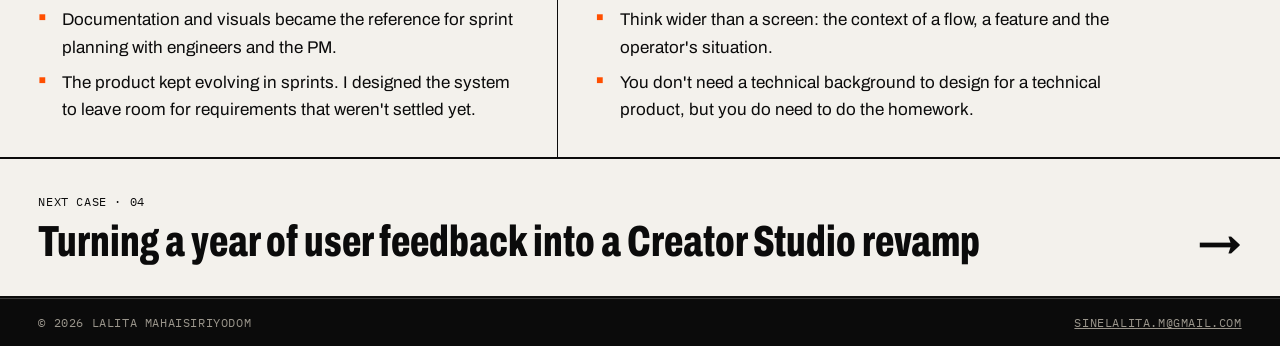
<file: work/teleops.html>
<!doctype html>
<html lang="en">
<head>
  <meta charset="utf-8" />
  <meta name="viewport" content="width=device-width, initial-scale=1" />
  <title>Teleops — Lalita Mahaisiriyodom</title>
  <meta name="description" content="Case study: researching and designing one teleoperation platform for three different robots at AI & Robotics Ventures." />
  <link rel="icon" href="data:image/svg+xml,<svg xmlns='http://www.w3.org/2000/svg' viewBox='0 0 100 100'><rect width='100' height='100' fill='%23ff4f00'/><text x='50' y='74' font-size='70' font-family='Arial Black,Arial' font-weight='900' text-anchor='middle'>L</text></svg>" />
  <link rel="preconnect" href="https://fonts.googleapis.com" />
  <link rel="preconnect" href="https://fonts.gstatic.com" crossorigin />
  <link href="https://fonts.googleapis.com/css2?family=Archivo:wdth,wght@62..125,400..900&family=IBM+Plex+Mono:wght@400;500&display=swap" rel="stylesheet" />
  <link rel="stylesheet" href="../style.css?v=2.4" />
</head>
<body>
  <header class="bar">
    <a class="home" href="../index.html">LALITA.M</a>
    <nav class="mono">
      <a href="../index.html#work">Work</a>
      <a href="../index.html#about">About</a>
      <a class="cta" href="../index.html#contact">Contact ↘</a>
    </nav>
  </header>

  <main>
    <section class="cs-hero">
      <div class="cs-crumb mono">
        <a href="../index.html#work">← All work</a>
        <span>Case 03 / 05</span>
      </div>
      <h1 class="cs-title">Researching <span class="hl">three robot teams</span> to design one shared platform</h1>
      <p class="cs-sub">Every robot team at AI &amp; Robotics Ventures was building its own control software, so the same problems got solved three times. As the only researcher and designer, I learned how each team works and designed one teleoperation platform they could all share.</p>
      <div class="cs-meta">
        <div><span class="label">Role</span><p>Sole UX researcher &amp; designer</p></div>
        <div><span class="label">Team</span><p>Robotics engineers from 3 product teams + PM</p></div>
        <div><span class="label">Timeline</span><p>2021 · fully remote during COVID-19 lockdown</p></div>
        <div><span class="label">I did</span><p>Research, product strategy, IA, wireframes, UI</p></div>
      </div>
    </section>

    <div class="cs-cover"><img src="../img/teleops-hero.jpg" alt="Teleops dashboard with live drone camera feed, map and robot telemetry" /></div>

    <section class="tldr">
      <div>
        <h3>The problem</h3>
        <p>Every robot team was building its own control software, so we were solving the same problems three times.</p>
      </div>
      <div>
        <h3>What I did</h3>
        <p>I had no robotics background, so I asked the engineers a lot of questions, mapped how each robot is used today and designed around what they shared.</p>
      </div>
      <div>
        <h3>Outcome</h3>
        <p>All three teams agreed on one roadmap and one interface, and my wireframes became how the engineers talked about constraints.</p>
      </div>
    </section>

    <!-- 01 -->
    <section class="chapter">
      <div class="chapter-head"><span class="n">01</span><h2>Context</h2></div>
      <div class="split">
        <div class="prose">
          <p class="lead">The company was growing a family of robots, and each one came with its own control software.</p>
          <p>A drone docking station, an underwater explorer and a robotic arm were each developed by a separate team. Each team needed a way to see, steer and monitor its robot remotely.</p>
          <p>Teams were all trying to solve <strong>overlapping problems</strong>: live video, maps, telemetry, mission planning. Building it once, together, would be faster and give operators one consistent tool.</p>
        </div>
        <figure>
          <img src="../img/teleops-products.jpg" alt="Screens of the existing robot operating software" />
          <figcaption>The existing, separate operating tools</figcaption>
        </figure>
      </div>
      <div class="img-row">
        <img src="../img/robot-drone.jpg" alt="Drone" />
        <img src="../img/robot-boat.jpg" alt="Autonomous boat" />
        <img src="../img/robot-arm.jpg" alt="Robotic arm on a tracked base" />
      </div>
    </section>

    <!-- 02 -->
    <section class="chapter">
      <div class="chapter-head"><span class="n">02</span><h2>How I approached it</h2></div>
      <div class="steps">
        <div>
          <span class="k">Understand</span>
          <h4>Learn the robots</h4>
          <p>Interviewed engineers from each team and mapped the as-is journey of operating each robot to find gaps.</p>
        </div>
        <div>
          <span class="k">Strategy</span>
          <h4>Find the overlap</h4>
          <p>Grouped requirements into shared patterns and prioritized what the platform had to do for all teams.</p>
        </div>
        <div>
          <span class="k">Design &amp; iterate</span>
          <h4>Build it with engineers</h4>
          <p>Weekly sessions with engineers to refine wireframes, then turned them into UI components and screens.</p>
        </div>
      </div>
    </section>

    <!-- 03 -->
    <section class="chapter">
      <div class="chapter-head"><span class="n">03</span><h2>Research: same goals, different robots</h2></div>
      <div class="split">
        <div class="prose">
          <p class="lead">I had no robotics background, so I started by learning how engineers actually operate their robots.</p>
          <p>I mapped the as-is journeys for the existing tools, like Dronebox and Explorer, step by step.</p>
          <p>Laid side by side, the journeys showed that <strong>most steps shared the same goal</strong>, even when the robots were completely different: connect, check status, plan a mission, watch the feed, react to alerts.</p>
          <p>That overlap became the backbone of the platform.</p>
        </div>
        <figure>
          <img src="../img/teleops-asis-1.jpg" alt="As-is journey map for Dronebox" />
          <figcaption>As-is journey: Dronebox</figcaption>
          <img src="../img/teleops-asis-2.jpg" alt="As-is journey map for Explorer" class="stacked" />
          <figcaption>As-is journey: Explorer</figcaption>
        </figure>
      </div>
    </section>

    <!-- 04 -->
    <section class="chapter">
      <div class="chapter-head"><span class="n">04</span><h2>Strategy: a roadmap everyone agreed on</h2></div>
      <div class="split">
        <div class="prose">
          <p class="lead">Each team wanted something different from the platform. I needed one plan that worked for all of them.</p>
          <ul>
            <li>Listed every team's requirements and goals in one place.</li>
            <li>Clustered them into shared capabilities: login, robot dashboard, waypoint navigation, mission planner, fleet management, data storage.</li>
            <li>Sequenced them with the team by <strong>technical dependency and team capacity</strong> into Phase 0, Release 1 and Release 2.</li>
          </ul>
        </div>
        <figure>
          <img src="../img/teleops-roadmap.jpg" alt="Feature roadmap across Phase 0, Release 1 and Release 2" />
          <figcaption>Feature roadmap: Phase 0 → Release 2</figcaption>
        </figure>
      </div>
      <figure>
        <img src="../img/teleops-ia.jpg" alt="Information architecture of the teleoperation platform" />
        <figcaption>Information architecture: features, user stories and content hierarchy in one view</figcaption>
      </figure>
      <div class="pull">
        <blockquote>It gave us the ability to clarify and discuss based on concrete materials, and to see how each component relates in the bigger picture.</blockquote>
        <cite class="mono">— Product Manager</cite>
      </div>
    </section>

    <!-- 05 -->
    <section class="chapter">
      <div class="chapter-head"><span class="n">05</span><h2>Design: wireframes as a shared language</h2></div>
      <div class="split">
        <div class="prose">
          <p class="lead">Wireframes did more than describe screens. They became how engineers talked about constraints with each other.</p>
          <p>Every week I met with engineers to turn technical requirements into interfaces they could react to. A wireframe made questions concrete: <em>what does an operator need to see when the connection drops?</em></p>
          <p>Once flows were stable, I turned them into a dark, high-contrast UI built for long monitoring sessions, with live video front and center and telemetry around it.</p>
        </div>
        <figure>
          <img src="../img/teleops-wireframes.jpg" alt="Wireframes of the teleoperation platform" />
          <figcaption>Wireframes iterated weekly with robotics engineers</figcaption>
        </figure>
      </div>
      <div class="pull">
        <blockquote>These wireframes truly helped us discuss high-level technical requirements and constraints with each other in the team.</blockquote>
        <cite class="mono">— Robotics Engineer</cite>
      </div>
      <figure>
        <img src="../img/teleops-ui.jpg" alt="High-fidelity Teleops interface screens for different robots" />
        <figcaption>High-fidelity UI: one system, adapted to each robot</figcaption>
      </figure>
    </section>

    <!-- 06 -->
    <section class="chapter">
      <div class="chapter-head"><span class="n">06</span><h2>Outcome &amp; learnings</h2></div>
      <div class="split">
        <div class="prose">
          <p class="lead">Outcome</p>
          <ul>
            <li>Three robot teams aligned on <strong>one shared roadmap</strong> instead of three separate tools.</li>
            <li>Documentation and visuals became the reference for sprint planning with engineers and the PM.</li>
            <li>The product kept evolving in sprints. I designed the system to leave room for requirements that weren't settled yet.</li>
          </ul>
        </div>
        <div class="prose">
          <p class="lead">What I learned</p>
          <ul>
            <li><strong>Clarity is a design deliverable.</strong> Agreeing on terms and ideas with engineers mattered as much as the screens.</li>
            <li>Think wider than a screen: the context of a flow, a feature and the operator's situation.</li>
            <li>You don't need a technical background to design for a technical product, but you do need to do the homework.</li>
          </ul>
        </div>
      </div>
    </section>

    <a class="next" href="creator-studio.html">
      <div><span class="mono">Next case · 04</span><div class="t">Turning a year of user feedback into a Creator Studio revamp</div></div>
      <span class="arrow">→</span>
    </a>
  </main>

  <footer class="mono">
    <span>© 2026 Lalita Mahaisiriyodom</span>
    <a href="mailto:sinelalita.m@gmail.com">sinelalita.m@gmail.com</a>
  </footer>
</body>
</html>
</file>
<file: style.css>
/* ==========================================================
   Lalita Mahaisiriyodom — portfolio · Iteration 2
   Toned-down brutalism: hard grid, mono labels, one accent.
   One loud element per screen. 2px lines for structure,
   1px inside. The work is the star, the frame stays calm.
   ========================================================== */

:root {
  --paper: #f3f1ec;
  --ink: #0b0b0b;
  --muted: #55524c;
  --accent: #ff4f00;
  --shot: #dfe5ef;
  --line: 2px solid var(--ink);
  --thin: 1px solid var(--ink);
  --gutter: clamp(16px, 3vw, 40px);
  --display: 'Archivo', 'Arial Narrow', sans-serif;
  --mono: 'IBM Plex Mono', ui-monospace, monospace;
}

* { box-sizing: border-box; margin: 0; padding: 0; }
html { scroll-behavior: smooth; }
body {
  background: var(--paper);
  color: var(--ink);
  font-family: var(--display);
  font-size: 17px;
  line-height: 1.6;
  -webkit-font-smoothing: antialiased;
}
img { display: block; max-width: 100%; height: auto; }
a { color: inherit; }
::selection { background: var(--accent); color: var(--ink); }

.mono, .label {
  font-family: var(--mono);
  font-size: 12px;
  letter-spacing: 0.05em;
  text-transform: uppercase;
}

/* condensed display type, used sparingly */
.hero-name, .section-head h2, .card h3, .cs-title, .chapter-head h2, .next .t, .contact-big, .steps h4, .skills h4, .xp .role {
  font-variation-settings: 'wdth' 68;
  font-stretch: 68%;
  font-weight: 800;
}

/* ---------- top bar ---------- */
.bar {
  position: sticky; top: 0; z-index: 10;
  display: flex; justify-content: space-between; align-items: stretch;
  background: var(--paper);
  border-bottom: var(--line);
}
.bar a { text-decoration: none; display: flex; align-items: center; padding: 14px var(--gutter); }
.bar .home { font-weight: 800; font-size: 15px; }
.bar nav { display: flex; align-items: center; gap: 4px; padding-right: var(--gutter); }
.bar nav a { padding: 8px 14px; }
.bar nav a:hover { text-decoration: underline; text-decoration-thickness: 2px; text-underline-offset: 4px; }
.bar nav a.cta { background: var(--accent); border: var(--line); margin-left: 12px; }
.bar nav a.cta:hover { background: var(--ink); color: var(--accent); text-decoration: none; }

/* ---------- hero ---------- */
.hero { border-bottom: var(--line); }
.hero-main {
  display: grid;
  grid-template-columns: 1fr minmax(260px, 360px);
  gap: clamp(24px, 4vw, 56px);
  align-items: end;
  padding: clamp(32px, 5vw, 56px) var(--gutter);
}
.hero-text { display: flex; flex-direction: column; gap: 26px; }
.dot {
  display: inline-block; width: 9px; height: 9px;
  background: var(--accent); border: 1px solid var(--ink);
  margin-right: 8px; vertical-align: -1px;
  animation: blink 1.4s steps(2, start) infinite;
}
@keyframes blink { to { visibility: hidden; } }
.hero-name {
  text-transform: uppercase;
  font-size: clamp(40px, 5.6vw, 84px);
  line-height: 0.95;
  letter-spacing: -0.005em;
}
.hero-name .nick { color: var(--accent); }
.hero-lede {
  font-size: clamp(20px, 1.9vw, 28px);
  line-height: 1.3;
  font-weight: 500;
  max-width: 34ch;
}
.hero-foot { display: flex; flex-wrap: wrap; align-items: center; gap: 16px 28px; }
.label-inv { background: var(--ink); color: var(--paper); padding: 2px 6px; margin-right: 8px; }
.btn {
  display: inline-block; text-decoration: none;
  font-family: var(--mono); font-size: 14px; font-weight: 500; text-transform: uppercase; letter-spacing: 0.05em;
  background: var(--accent); border: var(--line);
  padding: 11px 18px;
  box-shadow: 4px 4px 0 var(--ink);
  transition: transform 0.08s, box-shadow 0.08s;
}
.btn:hover { transform: translate(2px, 2px); box-shadow: 2px 2px 0 var(--ink); }
.hero-photo { position: relative; border: var(--line); }
.hero-photo img { width: 100%; aspect-ratio: 1; object-fit: cover; object-position: 50% 30%; }
.hero-photo .tag { position: absolute; left: 10px; bottom: 10px; background: var(--paper); border: var(--thin); padding: 3px 8px; }

/* ---------- sections ---------- */
.section { border-bottom: var(--line); }
.section-head {
  display: flex; justify-content: space-between; align-items: baseline; gap: 16px;
  padding: 20px var(--gutter);
  border-bottom: var(--line);
}
.section-head h2 { font-size: clamp(30px, 3.1vw, 46px); line-height: 1; }
.section-head h2 .num, .chapter-head .n {
  font-family: var(--mono); font-size: 14px; font-weight: 500;
  font-variation-settings: normal; font-stretch: normal;
  color: var(--accent); margin-right: 12px; vertical-align: middle; letter-spacing: 0.05em;
}

/* ---------- work cards ---------- */
.work-grid { display: grid; grid-template-columns: 1fr 1fr; }
.card {
  display: flex; flex-direction: column;
  text-decoration: none; background: var(--paper);
  border-bottom: var(--line);
}
.card:nth-child(even):not(.card-feature) { border-right: var(--thin); }
.card-feature { grid-column: 1 / -1; display: grid; grid-template-columns: 1.25fr 1fr; }
/* every card image is a framed screen on a calm background: never cropped */
.card-img {
  background: var(--shot);
  display: grid; place-items: center;
  height: 340px;
  padding: 28px;
  border-bottom: var(--thin);
  overflow: hidden;
}
.card-img img {
  width: auto; max-width: 100%; max-height: 284px;
  object-fit: contain;
  border: 1.5px solid var(--ink);
  box-shadow: 6px 6px 0 var(--ink);
  background: #fff;
  transition: transform 0.15s, box-shadow 0.15s;
}
.card:hover .card-img img { transform: translate(-2px, -2px); box-shadow: 8px 8px 0 var(--ink); }
.card-feature .card-img { height: auto; min-height: 460px; padding: 40px; border-bottom: 0; border-right: var(--line); }
.card-feature .card-img img { max-height: 520px; }
.card-body { display: flex; flex-direction: column; gap: 12px; padding: 26px var(--gutter) 30px; flex: 1; }
.card-meta { display: flex; justify-content: space-between; gap: 12px; color: var(--muted); }
.card h3 { font-size: clamp(24px, 2.2vw, 32px); line-height: 1.05; }
.card-feature h3 { font-size: clamp(30px, 3vw, 44px); }
.card p { color: var(--muted); max-width: 52ch; font-size: 16px; }
.card .impact { border-left: 4px solid var(--accent); padding-left: 12px; color: var(--ink); font-weight: 600; }
.card:hover h3 { text-decoration: underline; text-decoration-color: var(--accent); text-decoration-thickness: 3px; text-underline-offset: 5px; }
.tags { display: flex; flex-wrap: wrap; gap: 6px; margin-top: auto; }
.tags span { font-family: var(--mono); font-size: 11px; text-transform: uppercase; border: var(--thin); padding: 2px 8px; }
.card .go { font-family: var(--mono); font-size: 13px; text-transform: uppercase; font-weight: 500; }

/* in-progress card */
.card-wip { background: repeating-linear-gradient(-45deg, var(--paper) 0 14px, #ebe8e1 14px 28px); }
.stamp { display: inline-block; background: var(--ink); color: var(--accent); padding: 3px 8px; }

/* ---------- about ---------- */
.about { display: grid; grid-template-columns: 1fr 1fr; }
.about > div { padding: 32px var(--gutter) 40px; }
.about > div + div { border-left: var(--thin); }
.about p + p { margin-top: 1em; }
.about .big { font-size: clamp(20px, 1.9vw, 26px); line-height: 1.3; font-weight: 600; }
.about-photo { margin-top: 28px; border: var(--line); }
.about-photo img { width: 100%; aspect-ratio: 4 / 3; object-fit: cover; object-position: 50% 45%; }
.about-photo figcaption { border-top: var(--thin); }
.skills { display: grid; border: var(--line); margin-top: 8px; }
.skills > div { padding: 16px 18px; }
.skills > div + div { border-top: var(--thin); }
.skills h4 { font-size: 21px; margin-bottom: 2px; }
.skills p { color: var(--muted); font-size: 15px; }
.quote { padding: 36px var(--gutter); border-top: var(--thin); }
.quote blockquote {
  font-size: clamp(22px, 2.3vw, 32px); line-height: 1.25; font-weight: 600;
  max-width: 36ch; border-left: 6px solid var(--accent); padding-left: 20px;
}
.quote cite { display: block; margin-top: 14px; padding-left: 26px; font-style: normal; color: var(--muted); }

/* ---------- experience ---------- */
.xp { list-style: none; }
.xp li {
  display: grid; grid-template-columns: 170px 1.1fr 1.2fr; gap: 16px; align-items: baseline;
  padding: 16px var(--gutter); border-bottom: var(--thin);
}
.xp li:last-child { border-bottom: 0; }
.xp li:hover { background: #e9e6df; }
.xp .role { font-size: 21px; line-height: 1.15; }
.xp .muted { color: var(--muted); font-size: 15px; }

/* ---------- contact ---------- */
.contact { background: var(--ink); color: var(--paper); }
.contact .section-head { border-color: #3a3a3a; }
.contact-big {
  display: block; padding: 28px var(--gutter);
  font-size: clamp(32px, 4.6vw, 66px); line-height: 1;
  text-decoration: none; border-bottom: 1px solid #3a3a3a; overflow-wrap: anywhere;
}
.contact-big br { display: none; }
.contact-big:hover { color: var(--accent); }
.contact-links { display: grid; grid-template-columns: repeat(3, 1fr); }
.contact-links a {
  padding: 20px var(--gutter); text-decoration: none; border-right: 1px solid #3a3a3a;
  font-family: var(--mono); text-transform: uppercase; font-size: 14px;
}
.contact-links a:last-child { border-right: 0; }
.contact-links a:hover { background: var(--paper); color: var(--ink); }
footer {
  display: flex; justify-content: space-between; flex-wrap: wrap; gap: 8px;
  padding: 14px var(--gutter); background: var(--ink); color: #9b968c; border-top: 1px solid #3a3a3a;
}

/* ==========================================================
   CASE STUDY PAGES
   ========================================================== */
.cs-hero { border-bottom: var(--line); }
.cs-crumb { display: flex; justify-content: space-between; padding: 14px var(--gutter); border-bottom: var(--thin); }
.cs-crumb a { text-decoration: none; }
.cs-crumb a:hover { text-decoration: underline; }
.cs-title {
  font-size: clamp(36px, 4.6vw, 68px); line-height: 1;
  padding: 40px var(--gutter) 18px; max-width: 24ch;
}
.cs-title .hl { color: var(--accent); }
.cs-sub {
  padding: 0 var(--gutter) 36px;
  font-size: clamp(18px, 1.6vw, 22px); line-height: 1.4; font-weight: 500; max-width: 46ch;
}
.cs-meta { display: grid; grid-template-columns: repeat(4, 1fr); border-top: var(--line); }
.cs-meta > div { padding: 16px var(--gutter); }
.cs-meta > div + div { border-left: var(--thin); }
.cs-meta .label { display: block; color: var(--muted); margin-bottom: 6px; }
.cs-meta p { font-weight: 500; font-size: 15px; line-height: 1.4; }

/* one large, framed hero shot per case: whole image, never cropped */
.cs-cover { border-bottom: var(--line); background: var(--shot); padding: clamp(16px, 4vw, 56px); }
.cs-cover img {
  width: 100%; max-width: 1180px; margin: 0 auto;
  object-fit: contain; border: var(--line); box-shadow: 10px 10px 0 var(--ink); background: #fff;
}

.tldr { display: grid; grid-template-columns: repeat(3, 1fr); border-bottom: var(--line); }
.tldr > div { padding: 26px var(--gutter) 30px; }
.tldr > div + div { border-left: var(--thin); }
.tldr > div:last-child { box-shadow: inset 0 6px 0 var(--accent); }
.tldr h3 { font-family: var(--mono); font-size: 12px; font-weight: 500; text-transform: uppercase; letter-spacing: 0.05em; margin-bottom: 10px; }
.tldr p { font-size: 18px; font-weight: 500; line-height: 1.45; }

.chapter { border-bottom: var(--line); }
.chapter-head {
  display: flex; align-items: baseline; gap: 4px;
  padding: 20px var(--gutter); border-bottom: var(--thin);
}
.chapter-head h2 { font-size: clamp(24px, 2.4vw, 34px); line-height: 1.05; }
.split { display: grid; grid-template-columns: 1fr 1.3fr; }
.split > * { padding: 30px var(--gutter) 34px; }
.split > * + * { border-left: var(--thin); }
.prose { max-width: 62ch; }
.prose p + p, .prose ul + p, .prose p + ul { margin-top: 1em; }
.prose ul { padding-left: 0; list-style: none; }
.prose li { padding-left: 24px; position: relative; }
.prose li + li { margin-top: 8px; }
.prose li::before { content: '■'; position: absolute; left: 0; top: 2px; color: var(--accent); font-size: 12px; }
.prose strong { background: linear-gradient(transparent 62%, rgba(255, 79, 0, 0.3) 62%); }
.prose .lead { font-size: clamp(19px, 1.6vw, 22px); line-height: 1.35; font-weight: 600; }
.chapter > .prose { padding: 30px var(--gutter) 10px; }

figure { border-top: var(--thin); }
.split figure, .chapter > figure:first-child { border-top: 0; }
figure img { width: 100%; background: #fff; }
figcaption {
  font-family: var(--mono); font-size: 12px; letter-spacing: 0.02em;
  padding: 10px var(--gutter); border-top: var(--thin); color: var(--muted);
}
.split figure { padding: 0; display: flex; flex-direction: column; justify-content: center; }
.split figure img { flex: none; object-fit: contain; }
figure img.stacked { border-top: var(--thin); }

.img-row { display: grid; grid-template-columns: repeat(3, 1fr); border-top: var(--thin); }
.img-row img { aspect-ratio: 16 / 10; object-fit: cover; width: 100%; height: 100%; background: #000; }
.img-row > * + * { border-left: var(--thin); }

.steps { display: grid; grid-template-columns: repeat(3, 1fr); }
.steps > div { padding: 24px var(--gutter) 28px; }
.steps > div + div { border-left: var(--thin); }
.steps .k { font-family: var(--mono); font-size: 12px; text-transform: uppercase; display: inline-block; background: var(--ink); color: var(--paper); padding: 2px 8px; margin-bottom: 12px; }
.steps h4 { font-size: 22px; line-height: 1.1; margin-bottom: 6px; }
.steps p { color: var(--muted); font-size: 15px; }

.pull { padding: 30px var(--gutter); border-top: var(--thin); background: var(--ink); color: var(--paper); }
.pull blockquote { font-size: clamp(20px, 2vw, 28px); line-height: 1.3; font-weight: 600; max-width: 40ch; }
.pull blockquote::before { content: '“'; color: var(--accent); }
.pull blockquote::after { content: '”'; color: var(--accent); }
.pull cite { display: block; margin-top: 12px; font-style: normal; color: #bdb8ae; }

.next {
  display: grid; grid-template-columns: 1fr auto; align-items: end; gap: 16px;
  padding: 28px var(--gutter) 32px; text-decoration: none; border-bottom: var(--line);
}
.next .t { font-size: clamp(28px, 3.4vw, 46px); line-height: 1; margin-top: 6px; }
.next .arrow { font-size: clamp(28px, 3.4vw, 46px); font-weight: 800; line-height: 1; transition: transform 0.15s; }
.next:hover .t { text-decoration: underline; text-decoration-color: var(--accent); text-decoration-thickness: 3px; text-underline-offset: 6px; }
.next:hover .arrow { transform: translateX(6px); }

/* two-up figure row */
.img-row-2 { grid-template-columns: 1fr 1fr; }
.img-row-2 figure { border-top: 0; display: flex; flex-direction: column; justify-content: space-between; }
.img-row-2 img { aspect-ratio: auto; height: auto; object-fit: contain; background: #fff; flex: none; }

/* gallery: whole images side by side (e.g. old versions at half size) */
.gallery { display: grid; border-top: var(--thin); }
.gallery.cols-2 { grid-template-columns: repeat(2, 1fr); }
.gallery.cols-3 { grid-template-columns: repeat(3, 1fr); }
.gallery figure { border-top: 0; display: flex; flex-direction: column; justify-content: space-between; background: #fff; }
.gallery figure + figure { border-left: var(--thin); }
.gallery img { width: 100%; height: auto; object-fit: contain; flex: 1; padding: clamp(8px, 1.5vw, 20px); background: #fff; }

/* thumbnail strip: supporting process visuals stay small and grouped */
.thumbs { display: flex; flex-wrap: wrap; gap: 18px; padding: 8px var(--gutter) 30px; align-items: flex-end; }
.thumbs .thumbs-label { width: 100%; color: var(--muted); }
.thumbs figure { border: 0; display: flex; flex-direction: column; gap: 6px; }
.thumbs img { height: 170px; width: auto; border: var(--thin); background: #fff; }
.thumbs figcaption { border: 0; padding: 0; font-size: 11px; text-transform: uppercase; }

/* framed full-width product shot */
.shot { border-top: var(--thin); background: var(--shot); padding: clamp(16px, 4vw, 56px); }
.shot img { max-width: 1180px; margin: 0 auto; border: var(--line); box-shadow: 10px 10px 0 var(--ink); background: #fff; }
.shot figcaption { max-width: 1180px; margin: 18px auto 0; padding: 0; border: 0; color: var(--ink); }

/* ---------- responsive ---------- */
@media (max-width: 860px) {
  body { font-size: 16px; }
  .bar nav a:not(.cta) { display: none; }
  .hero-main { grid-template-columns: 1fr; align-items: start; }
  .hero-photo { max-width: 280px; }
  .about, .work-grid, .card-feature, .split, .tldr, .steps, .img-row, .img-row-2, .gallery.cols-2, .gallery.cols-3 { grid-template-columns: 1fr; }
  .about > div + div, .split > * + *, .tldr > div + div, .steps > div + div, .img-row > * + *, .gallery figure + figure { border-left: 0; border-top: var(--thin); }
  .card:nth-child(even):not(.card-feature) { border-right: 0; }
  .card-img { height: 260px; padding: 20px; }
  .card-img img { max-height: 220px; }
  .card-feature .card-img { min-height: 0; height: auto; padding: 20px; border-right: 0; border-bottom: var(--thin); }
  .cs-meta { grid-template-columns: 1fr 1fr; }
  .cs-meta > div:nth-child(3) { border-left: 0; }
  .cs-meta > div:nth-child(n + 3) { border-top: var(--thin); }
  .xp li { grid-template-columns: 1fr; gap: 2px; }
  .contact-links { grid-template-columns: 1fr; }
  .contact-links a { border-right: 0; border-bottom: 1px solid #3a3a3a; }
  .thumbs img { height: 120px; }
  .cs-cover img, .shot img { box-shadow: 6px 6px 0 var(--ink); }
}

@media (prefers-reduced-motion: reduce) {
  .dot { animation: none; }
  .card-img img, .next .arrow { transition: none; }
  html { scroll-behavior: auto; }
}

/* ---------- what I bring: capability map ---------- */
.about > div:last-child { display: flex; align-items: flex-start; }
.about .about-photo { margin-top: 0; width: 100%; }
.caps { border-top: var(--line); }
.caps-head { display: grid; grid-template-columns: 1fr 1.6fr; gap: 24px; align-items: baseline; padding: 24px var(--gutter); border-bottom: var(--thin); }
.caps-head h3 { font-variation-settings: 'wdth' 68; font-stretch: 68%; font-weight: 800; font-size: clamp(26px, 2.6vw, 36px); line-height: 1; }
.caps-head p { color: var(--muted); font-size: 16px; max-width: 64ch; }
.cap-grid { display: grid; grid-template-columns: repeat(3, 1fr); }
.cap { display: flex; flex-direction: column; gap: 10px; padding: 22px var(--gutter) 24px; border-bottom: var(--thin); border-right: var(--thin); }
.cap:nth-child(3n) { border-right: 0; }
.cap:nth-last-child(-n + 3) { border-bottom: 0; }
.cap-top { display: flex; justify-content: space-between; align-items: center; gap: 8px; min-height: 22px; }
.cap-n { color: var(--accent); font-weight: 500; }
.cap h4 { font-variation-settings: 'wdth' 68; font-stretch: 68%; font-weight: 800; font-size: 23px; line-height: 1.1; }
.cap p { color: var(--muted); font-size: 15px; line-height: 1.55; }
.cap-proof { display: flex; flex-wrap: wrap; align-items: center; gap: 6px; margin-top: auto; padding-top: 6px; }
.cap-proof .mono { font-size: 10px; color: var(--muted); margin-right: 2px; }
.cap-proof a { font-family: var(--mono); font-size: 11px; text-transform: uppercase; text-decoration: none; border: var(--thin); padding: 2px 8px; }
.cap-proof a:hover { background: var(--ink); color: var(--paper); }
.toolbelt { display: grid; grid-template-columns: repeat(auto-fit, minmax(260px, 1fr)); border-top: var(--thin); }
.tool-group { display: flex; flex-wrap: wrap; align-items: flex-start; align-content: flex-start; gap: 6px; padding: 16px var(--gutter); border-right: var(--thin); border-bottom: var(--thin); }
.tool-group span:not(.toolbelt-label) { font-family: var(--mono); font-size: 12px; text-transform: uppercase; border: var(--thin); padding: 2px 8px; background: #fff; }
.toolbelt-label { width: 100%; color: var(--muted); margin-bottom: 2px; }
@media (max-width: 860px) {
  .caps-head { grid-template-columns: 1fr; gap: 8px; }
  .cap-grid { grid-template-columns: 1fr; }
  .cap { border-right: 0; }
  .cap:nth-last-child(-n + 3) { border-bottom: var(--thin); }
  .cap:last-child { border-bottom: 0; }
  .tool-group { border-right: 0; }
}
.tool-group:last-child { border-right: 0; }

/* ---------- big screens: the site becomes a centered 1600px sheet ---------- */
body > header, body > main, body > footer { max-width: 1600px; margin-inline: auto; }
main { background: var(--paper); }
@media (min-width: 1601px) {
  html { background: #e2dfd8; }
  body { background: #e2dfd8; }
  body > header, body > main, body > footer { border-left: var(--line); border-right: var(--line); }
}
</file>
